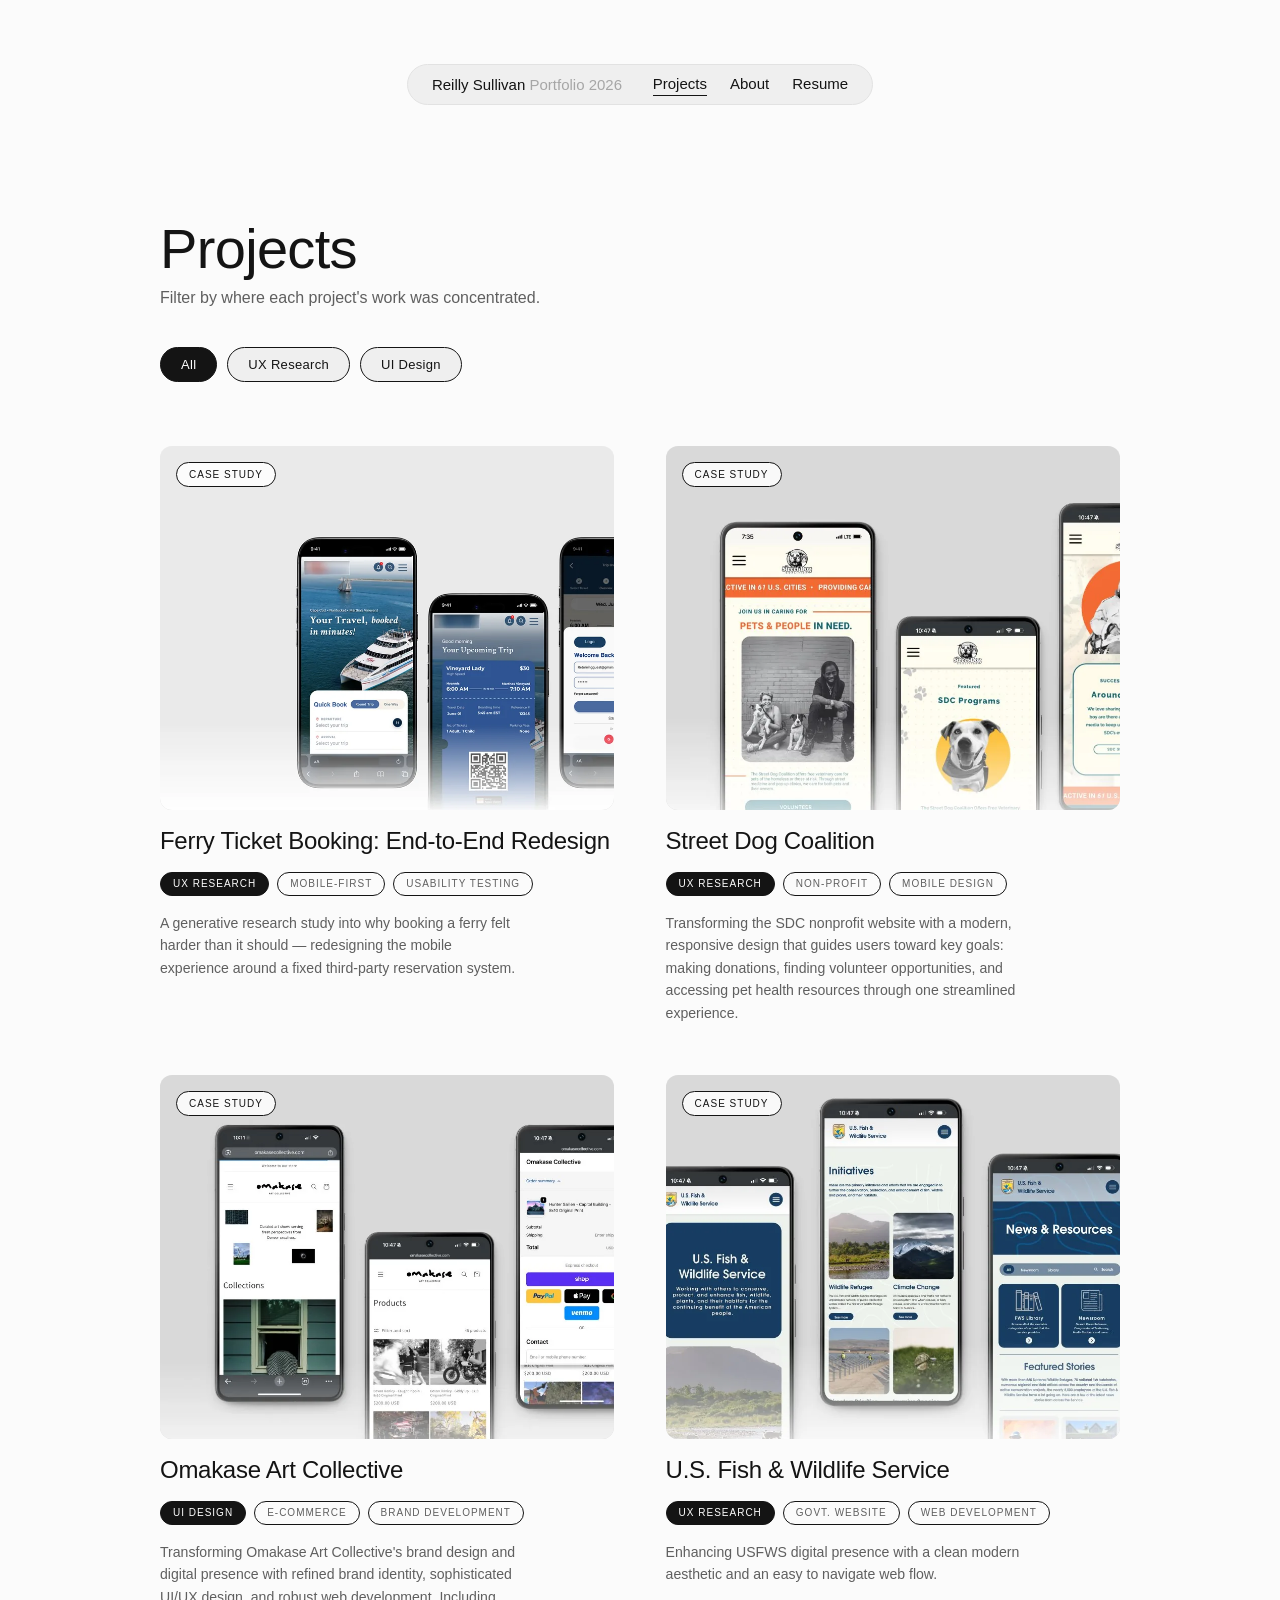
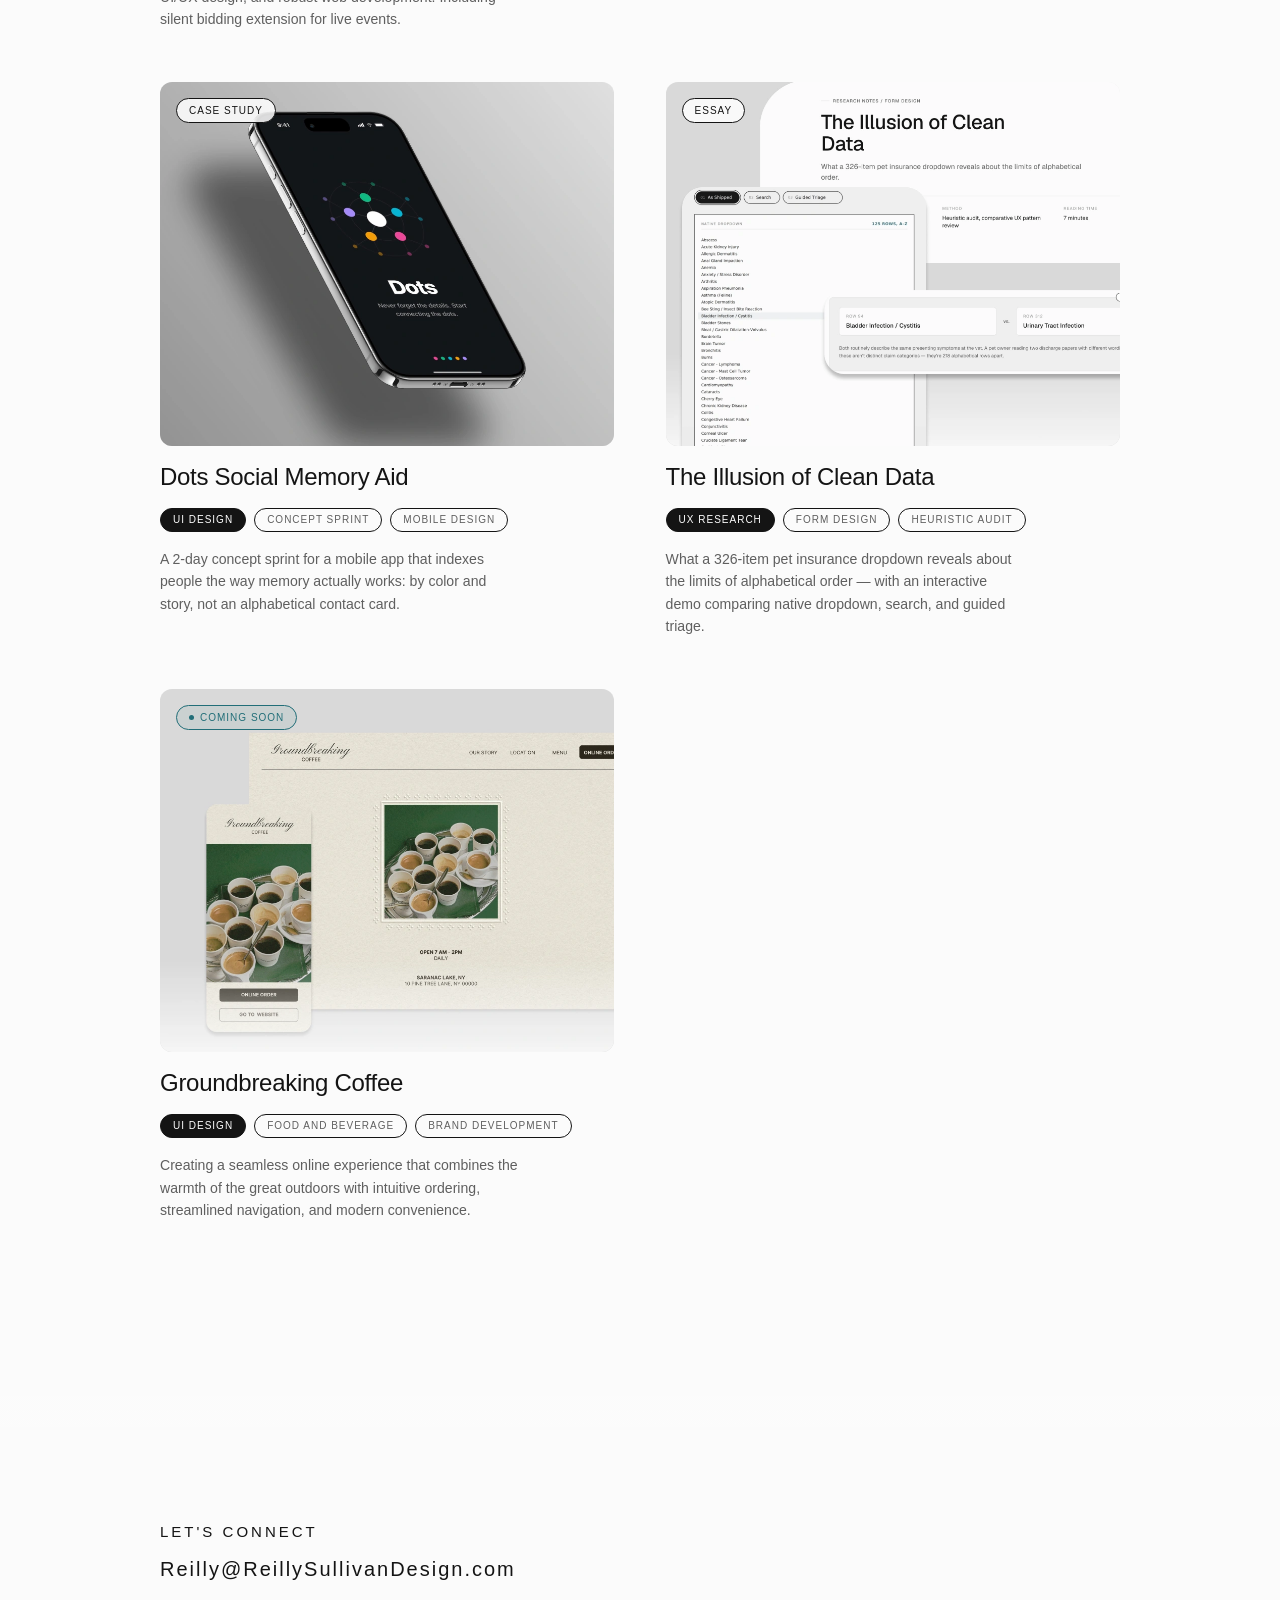
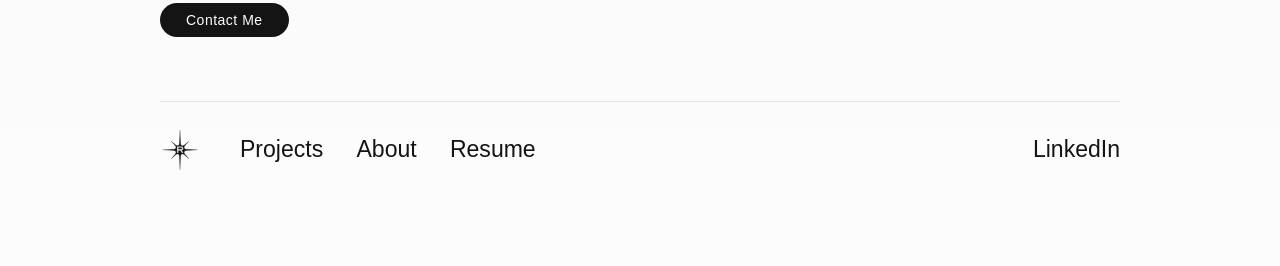
<file: projects.html>
<!DOCTYPE html>
<html lang="en">
<head>
<meta charset="UTF-8" />
<meta name="viewport" content="width=device-width, initial-scale=1.0" />
<meta http-equiv="Content-Security-Policy" content="default-src 'self'; script-src 'self'; style-src 'self' 'unsafe-inline' https://fonts.googleapis.com; font-src 'self' https://fonts.gstatic.com; img-src 'self'; connect-src 'self'; base-uri 'self'; form-action 'self'; object-src 'none'" />
<meta name="referrer" content="strict-origin-when-cross-origin" />
<title>Projects - Reilly Sullivan</title>
<meta property="og:type" content="website" />
<meta property="og:url" content="https://reillysullivandesign.com/projects.html" />
<meta property="og:title" content="Projects - Reilly Sullivan" />
<meta property="og:description" content="Case studies in UX research, product design, and brand development." />
<meta property="og:image" content="https://reillysullivandesign.com/assets/favicon.png" />
<meta name="twitter:card" content="summary" />
<meta name="twitter:title" content="Projects - Reilly Sullivan" />
<meta name="twitter:description" content="Case studies in UX research, product design, and brand development." />
<meta name="twitter:image" content="https://reillysullivandesign.com/assets/favicon.png" />
<link rel="icon" type="image/png" href="assets/favicon.png" />
<link rel="apple-touch-icon" href="assets/favicon.png" />
<link rel="preconnect" href="https://fonts.googleapis.com" />
<link rel="preconnect" href="https://fonts.gstatic.com" crossorigin />
<link href="https://fonts.googleapis.com/css2?family=Geist:wght@400;500;600&family=Inter:wght@400;500;600&display=swap" rel="stylesheet" />
<link rel="stylesheet" href="styles.css" />
</head>
<body>

  <header class="nav-shell">
    <div class="wrap">
      <nav class="nav" aria-label="Primary">
        <a class="brand" href="index.html">Reilly Sullivan <span class="year">Portfolio 2026</span></a>
        <button class="nav-toggle" type="button" aria-expanded="false" aria-controls="primary-links" aria-label="Open menu"><span></span><span></span><span></span></button>
        <div class="nav-links" id="primary-links">
          <a href="projects.html" aria-current="page">Projects</a>
          <a href="resume.html">About</a>
          <a href="assets/ReillySullivan_UXUIResume_2026.pdf" target="_blank" rel="noopener">Resume</a>
        </div>
      </nav>
    </div>
  </header>

  <main>
    <section class="wrap proj-head" aria-label="Projects">
      <h1 class="proj-title">Projects</h1>
      <p class="proj-sub">Filter by where each project's work was concentrated.</p>

      <div class="proj-filters" role="group" aria-label="Filter projects by discipline">
        <button class="proj-filter" type="button" data-filter="all" aria-pressed="true">All</button>
        <button class="proj-filter" type="button" data-filter="uxr" aria-pressed="false">UX Research</button>
        <button class="proj-filter" type="button" data-filter="ui" aria-pressed="false">UI Design</button>
      </div>

      <div class="case-grid">
        <article class="case reveal" data-discipline="uxr">
          <a class="case-link" href="work-transportation.html">
            <div class="case-thumb">
              <img src="assets/thumb-transportation.webp" width="900" height="732" loading="lazy" alt="Ferry booking redesign shown on phone screens" />
              <span class="case-badge">Case Study</span>
            </div>
            <h2 class="case-title">Ferry Ticket Booking: End-to-End Redesign</h2>
            <div class="case-tags">
              <span class="case-tag case-tag--lead">UX Research</span>
              <span class="case-tag">Mobile-first</span>
              <span class="case-tag">Usability Testing</span>
            </div>
            <p class="case-body">A generative research study into why booking a ferry felt harder than it should &mdash; redesigning the mobile experience around a fixed third-party reservation system.</p>
          </a>
        </article>

        <article class="case reveal" data-discipline="uxr">
          <a class="case-link" href="work-sdc.html">
            <div class="case-thumb">
              <img src="assets/thumb-sdc.webp" width="900" height="800" loading="lazy" alt="Street Dog Coalition site shown on three phone screens" />
              <span class="case-badge">Case Study</span>
            </div>
            <h2 class="case-title">Street Dog Coalition</h2>
            <div class="case-tags">
              <span class="case-tag case-tag--lead">UX Research</span>
              <span class="case-tag">Non-profit</span>
              <span class="case-tag">Mobile Design</span>
            </div>
            <p class="case-body">Transforming the SDC nonprofit website with a modern, responsive design that guides users toward key goals: making donations, finding volunteer opportunities, and accessing pet health resources through one streamlined experience.</p>
          </a>
        </article>

        <article class="case reveal" data-discipline="ui">
          <a class="case-link" href="work-omakase.html">
            <div class="case-thumb">
              <img src="assets/thumb-omakase.webp" width="900" height="800" loading="lazy" alt="Omakase Art Collective site shown on three phone screens" />
              <span class="case-badge">Case Study</span>
            </div>
            <h2 class="case-title">Omakase Art Collective</h2>
            <div class="case-tags">
              <span class="case-tag case-tag--lead">UI Design</span>
              <span class="case-tag">E-commerce</span>
              <span class="case-tag">Brand Development</span>
            </div>
            <p class="case-body">Transforming Omakase Art Collective's brand design and digital presence with refined brand identity, sophisticated UI/UX design, and robust web development. Including silent bidding extension for live events.</p>
          </a>
        </article>

        <article class="case reveal" data-discipline="uxr">
          <a class="case-link" href="work-usfws.html">
            <div class="case-thumb">
              <img src="assets/thumb-usfws.webp" width="900" height="800" loading="lazy" alt="U.S. Fish &amp; Wildlife Service site shown on three phone screens" />
              <span class="case-badge">Case Study</span>
            </div>
            <h2 class="case-title">U.S. Fish &amp; Wildlife Service</h2>
            <div class="case-tags">
              <span class="case-tag case-tag--lead">UX Research</span>
              <span class="case-tag">Govt. Website</span>
              <span class="case-tag">Web Development</span>
            </div>
            <p class="case-body">Enhancing USFWS digital presence with a clean modern aesthetic and an easy to navigate web flow.</p>
          </a>
        </article>

        <article class="case reveal" data-discipline="ui">
          <a class="case-link" href="work-dots.html">
            <div class="case-thumb">
              <img src="assets/dots-launch-mockup.webp" width="900" height="800" loading="lazy" alt="Dots social memory aid launch screen on a phone mockup" />
              <span class="case-badge">Case Study</span>
            </div>
            <h2 class="case-title">Dots Social Memory Aid</h2>
            <div class="case-tags">
              <span class="case-tag case-tag--lead">UI Design</span>
              <span class="case-tag">Concept Sprint</span>
              <span class="case-tag">Mobile Design</span>
            </div>
            <p class="case-body">A 2-day concept sprint for a mobile app that indexes people the way memory actually works: by color and story, not an alphabetical contact card.</p>
          </a>
        </article>

        <article class="case reveal" data-discipline="uxr">
          <a class="case-link" href="writing-illusion-of-clean-data.html">
            <div class="case-thumb">
              <img src="assets/thumb-dropdown-essay.webp" width="900" height="800" loading="lazy" alt="The Illusion of Clean Data essay shown as a demo tab and comparison card" />
              <span class="case-badge">Essay</span>
            </div>
            <h2 class="case-title">The Illusion of Clean Data</h2>
            <div class="case-tags">
              <span class="case-tag case-tag--lead">UX Research</span>
              <span class="case-tag">Form Design</span>
              <span class="case-tag">Heuristic Audit</span>
            </div>
            <p class="case-body">What a 326-item pet insurance dropdown reveals about the limits of alphabetical order &mdash; with an interactive demo comparing native dropdown, search, and guided triage.</p>
          </a>
        </article>

        <article class="case reveal" data-discipline="ui">
          <div class="case-thumb">
            <img src="assets/thumb-coffee.webp" width="900" height="800" loading="lazy" alt="Groundbreaking Coffee site shown on desktop and phone" />
            <span class="case-badge case-badge--status">Coming Soon</span>
          </div>
          <h2 class="case-title">Groundbreaking Coffee</h2>
          <div class="case-tags">
            <span class="case-tag case-tag--lead">UI Design</span>
            <span class="case-tag">Food and Beverage</span>
            <span class="case-tag">Brand Development</span>
          </div>
          <p class="case-body">Creating a seamless online experience that combines the warmth of the great outdoors with intuitive ordering, streamlined navigation, and modern convenience.</p>
        </article>
      </div>
    </section>
  </main>

  <footer>
    <div class="wrap">
      <p class="connect-eyebrow">Let's Connect</p>
      <p class="connect-email">Reilly@ReillySullivanDesign.com</p>
      <a class="contact-btn" href="mailto:Reilly@ReillySullivanDesign.com">Contact Me</a>

      <hr class="footer-rule" />

      <div class="footer-bottom">
        <img class="footer-star" src="assets/footer-logo.png" width="120" height="120" alt="Reilly Sullivan logo" />
        <div class="footer-nav">
          <a href="projects.html">Projects</a>
          <a href="resume.html">About</a>
          <a href="assets/ReillySullivan_UXUIResume_2026.pdf" target="_blank" rel="noopener">Resume</a>
        </div>
        <a class="footer-linkedin" href="https://www.linkedin.com/in/reilly-sullivan-91a044123/" target="_blank" rel="noopener">LinkedIn</a>
      </div>
    </div>
  </footer>

  <script src="app.js" defer></script>
</body>
</html>
</file>
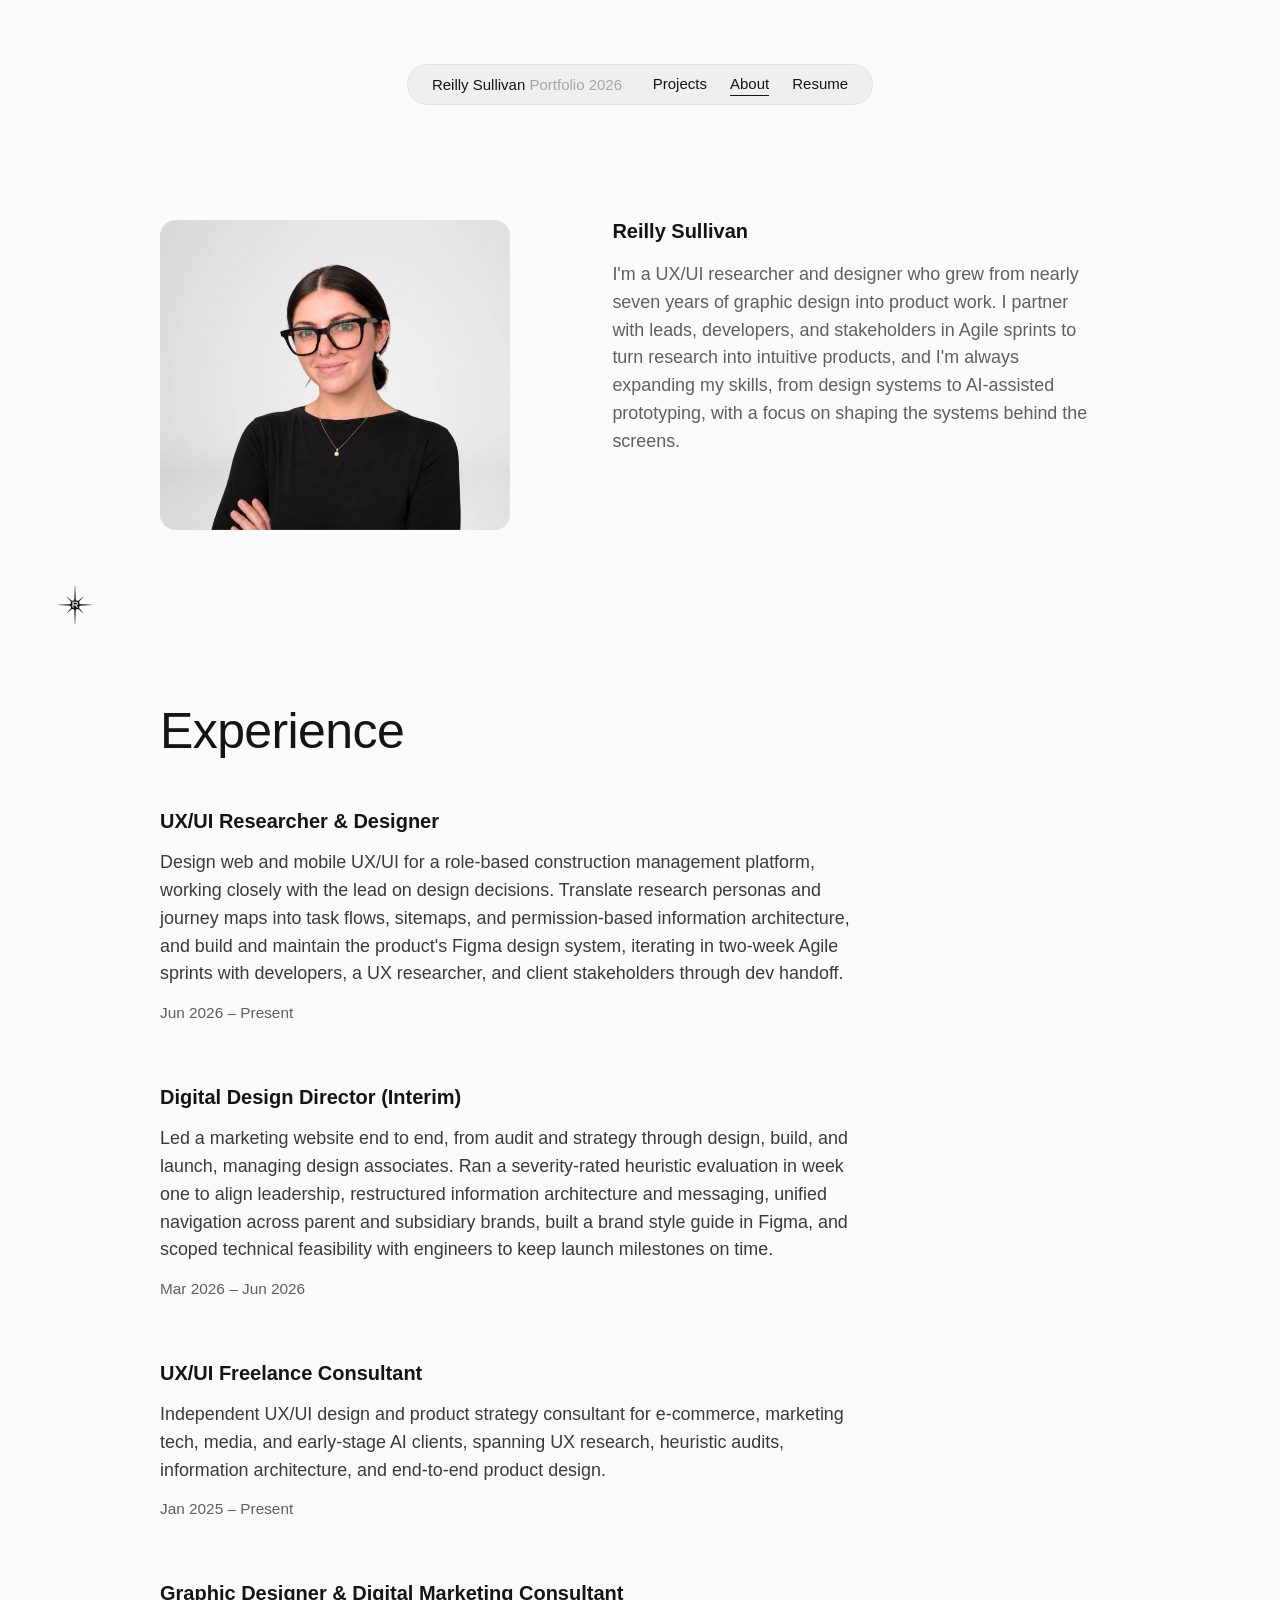
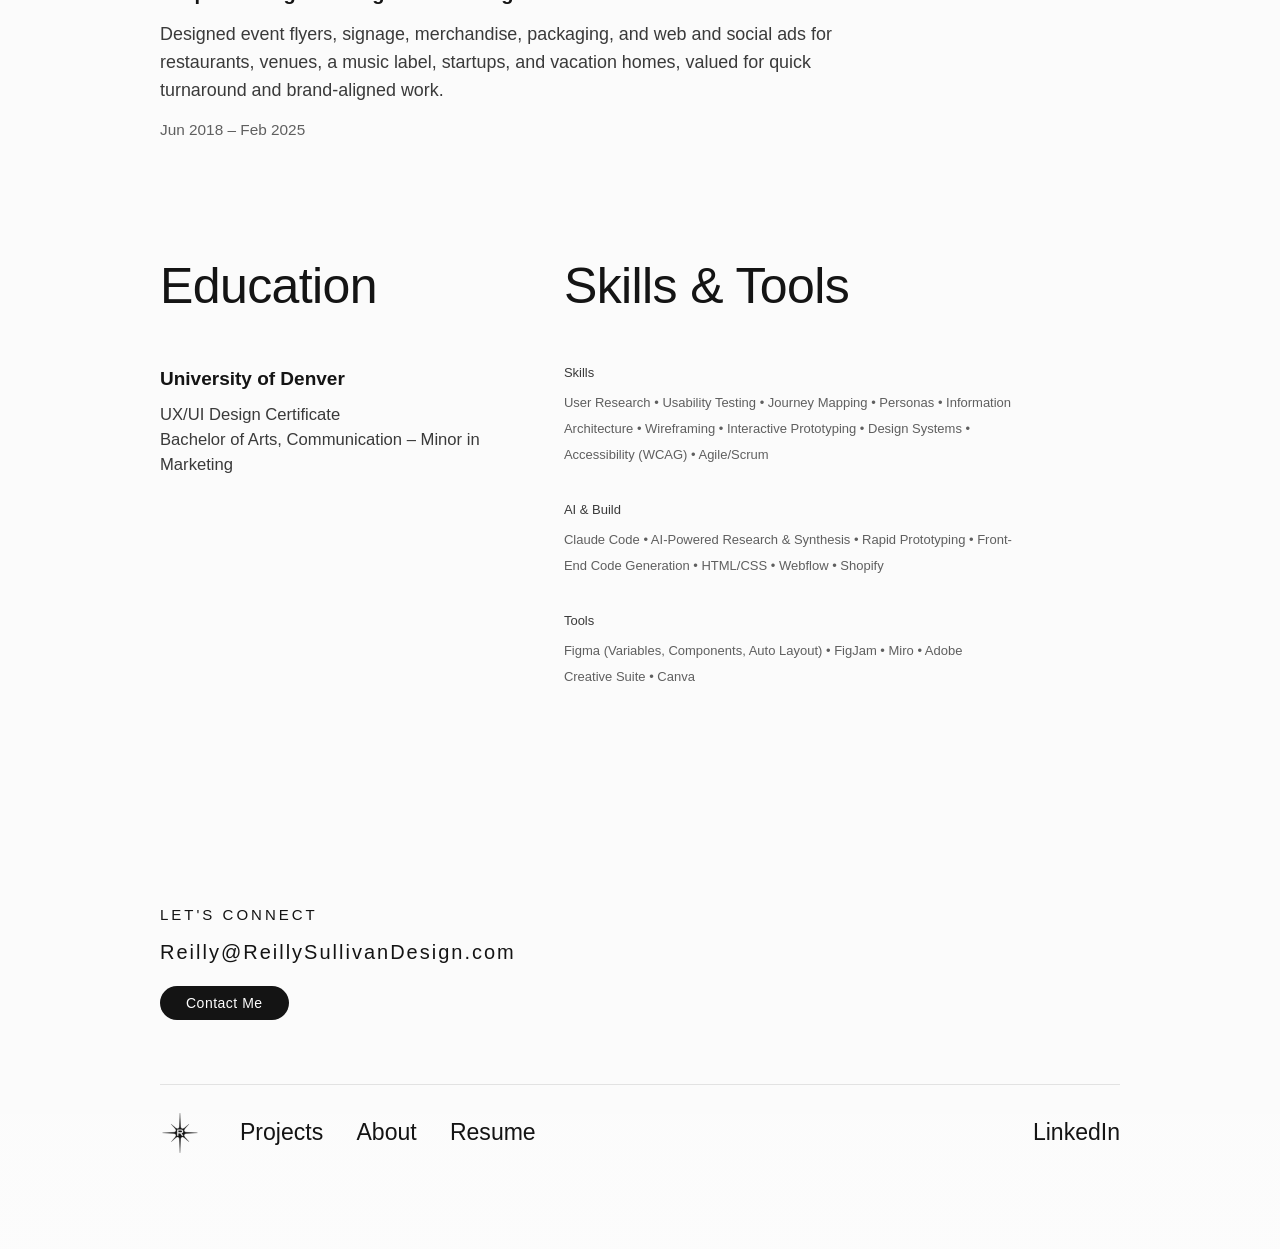
<file: resume.html>
<!DOCTYPE html>
<html lang="en">
<head>
<meta charset="UTF-8" />
<meta name="viewport" content="width=device-width, initial-scale=1.0" />
<meta http-equiv="Content-Security-Policy" content="default-src 'self'; script-src 'self'; style-src 'self' 'unsafe-inline' https://fonts.googleapis.com; font-src 'self' https://fonts.gstatic.com; img-src 'self'; connect-src 'self'; base-uri 'self'; form-action 'self'; object-src 'none'" />
<meta name="referrer" content="strict-origin-when-cross-origin" />
<title>Reilly Sullivan - Resume</title>
<meta property="og:type" content="website" />
<meta property="og:url" content="https://reillysullivandesign.com/resume.html" />
<meta property="og:title" content="Reilly Sullivan - Resume" />
<meta property="og:description" content="UX/UI researcher and designer turning research into intuitive web and mobile products." />
<meta property="og:image" content="https://reillysullivandesign.com/assets/favicon.png" />
<meta name="twitter:card" content="summary" />
<meta name="twitter:title" content="Reilly Sullivan - Resume" />
<meta name="twitter:description" content="UX/UI researcher and designer turning research into intuitive web and mobile products." />
<meta name="twitter:image" content="https://reillysullivandesign.com/assets/favicon.png" />
<link rel="preconnect" href="https://fonts.googleapis.com" />
<link rel="preconnect" href="https://fonts.gstatic.com" crossorigin />
<link href="https://fonts.googleapis.com/css2?family=Geist:wght@400;500;600&family=Inter:wght@400;500;600&display=swap" rel="stylesheet" />
<link rel="icon" type="image/png" href="assets/favicon.png" />
<link rel="apple-touch-icon" href="assets/favicon.png" />
<link rel="stylesheet" href="styles.css" />
</head>
<body>

  <header class="nav-shell">
    <div class="wrap">
      <nav class="nav" aria-label="Primary">
        <a class="brand" href="index.html">Reilly Sullivan <span class="year">Portfolio 2026</span></a>
        <button class="nav-toggle" type="button" aria-expanded="false" aria-controls="primary-links" aria-label="Open menu"><span></span><span></span><span></span></button>
        <div class="nav-links" id="primary-links">
          <a href="projects.html">Projects</a>
          <a href="resume.html" aria-current="page">About</a>
          <a href="assets/ReillySullivan_UXUIResume_2026.pdf" target="_blank" rel="noopener">Resume</a>
        </div>
      </nav>
    </div>
  </header>

  <main>
    <section class="wrap bio" aria-label="About">
      <div class="bio-photo reveal" data-photo="headshot">
        <img src="assets/headshot.webp" width="690" height="610" alt="Reilly Sullivan" />
      </div>
      <div class="bio-text reveal">
        <h1 class="bio-name">Reilly Sullivan</h1>
        <p class="bio-summary">I'm a UX/UI researcher and designer who grew from nearly seven years of graphic design into product work. I partner with leads, developers, and stakeholders in Agile sprints to turn research into intuitive products, and I'm always expanding my skills, from design systems to AI-assisted prototyping, with a focus on shaping the systems behind the screens.</p>
      </div>
    </section>

    <div class="wrap section-mark" aria-hidden="true">
      <img src="assets/footer-logo.png" width="120" height="120" alt="" />
    </div>

    <section class="wrap resume-block" aria-labelledby="experience-h">
      <h2 class="section-h" id="experience-h">Experience</h2>
      <div class="exp-list">
        <div class="exp-item reveal">
          <h3 class="exp-title">UX/UI Researcher &amp; Designer</h3>
          <p class="exp-desc">Design web and mobile UX/UI for a role-based construction management platform, working closely with the lead on design decisions. Translate research personas and journey maps into task flows, sitemaps, and permission-based information architecture, and build and maintain the product's Figma design system, iterating in two-week Agile sprints with developers, a UX researcher, and client stakeholders through dev handoff.</p>
          <p class="exp-meta">Jun 2026 – Present</p>
        </div>

        <div class="exp-item reveal">
          <h3 class="exp-title">Digital Design Director (Interim)</h3>
          <p class="exp-desc">Led a marketing website end to end, from audit and strategy through design, build, and launch, managing design associates. Ran a severity-rated heuristic evaluation in week one to align leadership, restructured information architecture and messaging, unified navigation across parent and subsidiary brands, built a brand style guide in Figma, and scoped technical feasibility with engineers to keep launch milestones on time.</p>
          <p class="exp-meta">Mar 2026 – Jun 2026</p>
        </div>

        <div class="exp-item reveal">
          <h3 class="exp-title">UX/UI Freelance Consultant</h3>
          <p class="exp-desc">Independent UX/UI design and product strategy consultant for e-commerce, marketing tech, media, and early-stage AI clients, spanning UX research, heuristic audits, information architecture, and end-to-end product design.</p>
          <p class="exp-meta">Jan 2025 – Present</p>
        </div>

        <div class="exp-item reveal">
          <h3 class="exp-title">Graphic Designer &amp; Digital Marketing Consultant</h3>
          <p class="exp-desc">Designed event flyers, signage, merchandise, packaging, and web and social ads for restaurants, venues, a music label, startups, and vacation homes, valued for quick turnaround and brand-aligned work.</p>
          <p class="exp-meta">Jun 2018 – Feb 2025</p>
        </div>
      </div>
    </section>

    <section class="wrap resume-block" aria-label="Education and skills">
      <div class="edu-skills">
        <div class="edu reveal" aria-labelledby="education-h">
          <h2 class="section-h" id="education-h">Education</h2>
          <div class="edu-item">
            <p class="edu-school">University of Denver</p>
            <p>UX/UI Design Certificate<br />Bachelor of Arts, Communication – Minor in Marketing</p>
          </div>
        </div>

        <div class="skills reveal" aria-labelledby="skillset-h">
          <h2 class="section-h" id="skillset-h">Skills &amp; Tools</h2>
          <div class="skill-groups">
            <div class="skill-group">
              <p class="skill-cat">Skills</p>
              <p class="skill-items">User Research • Usability Testing • Journey Mapping • Personas • Information Architecture • Wireframing • Interactive Prototyping • Design Systems • Accessibility (WCAG) • Agile/Scrum</p>
            </div>
            <div class="skill-group">
              <p class="skill-cat">AI &amp; Build</p>
              <p class="skill-items">Claude Code • AI-Powered Research &amp; Synthesis • Rapid Prototyping • Front-End Code Generation • HTML/CSS • Webflow • Shopify</p>
            </div>
            <div class="skill-group">
              <p class="skill-cat">Tools</p>
              <p class="skill-items">Figma (Variables, Components, Auto Layout) • FigJam • Miro • Adobe Creative Suite • Canva</p>
            </div>
          </div>
        </div>
      </div>
    </section>
  </main>

  <footer>
    <div class="wrap">
      <p class="connect-eyebrow">Let's Connect</p>
      <p class="connect-email">Reilly@ReillySullivanDesign.com</p>
      <a class="contact-btn" href="mailto:Reilly@ReillySullivanDesign.com">Contact Me</a>

      <hr class="footer-rule" />

      <div class="footer-bottom">
        <img class="footer-star" src="assets/footer-logo.png" width="120" height="120" alt="Reilly Sullivan logo" />
        <div class="footer-nav">
          <a href="projects.html">Projects</a>
          <a href="resume.html">About</a>
          <a href="assets/ReillySullivan_UXUIResume_2026.pdf" target="_blank" rel="noopener">Resume</a>
        </div>
        <a class="footer-linkedin" href="https://www.linkedin.com/in/reilly-sullivan-91a044123/" target="_blank" rel="noopener">LinkedIn</a>
      </div>
    </div>
  </footer>

  <script src="app.js" defer></script>
</body>
</html>
</file>
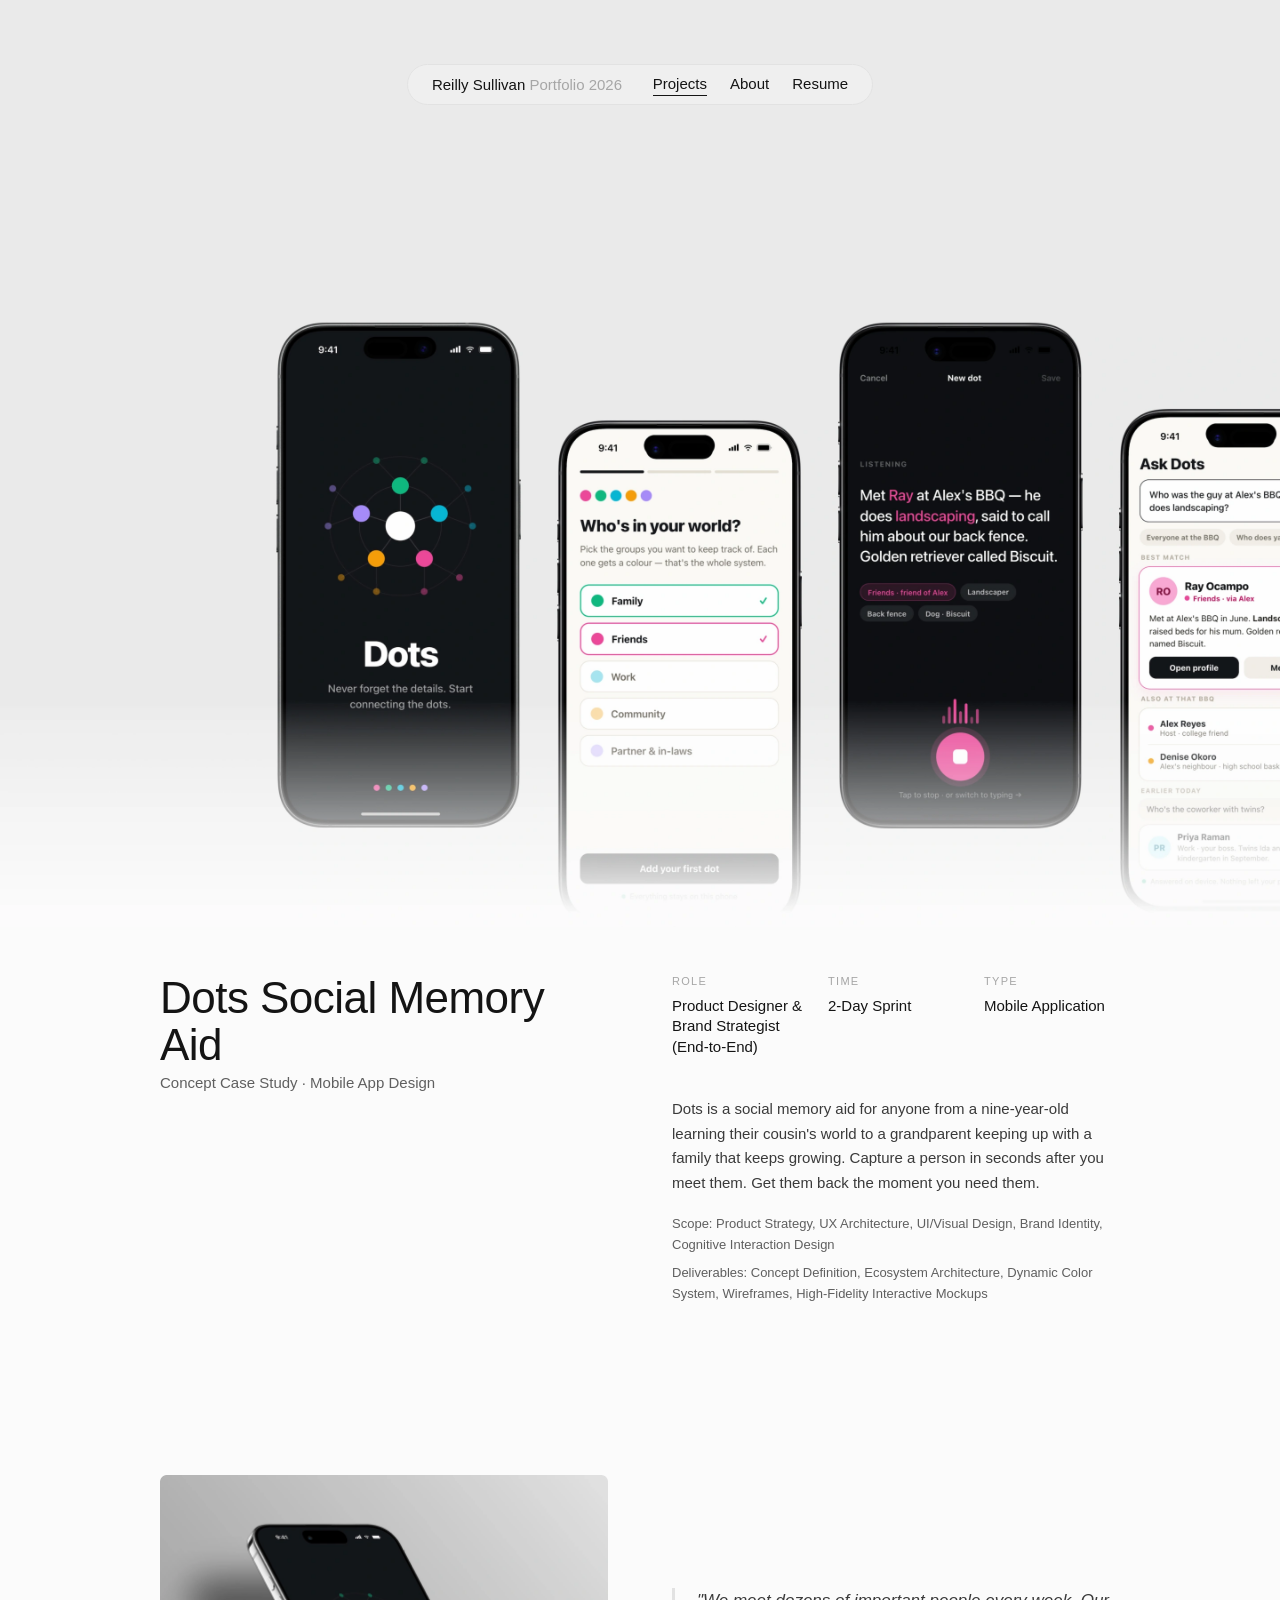
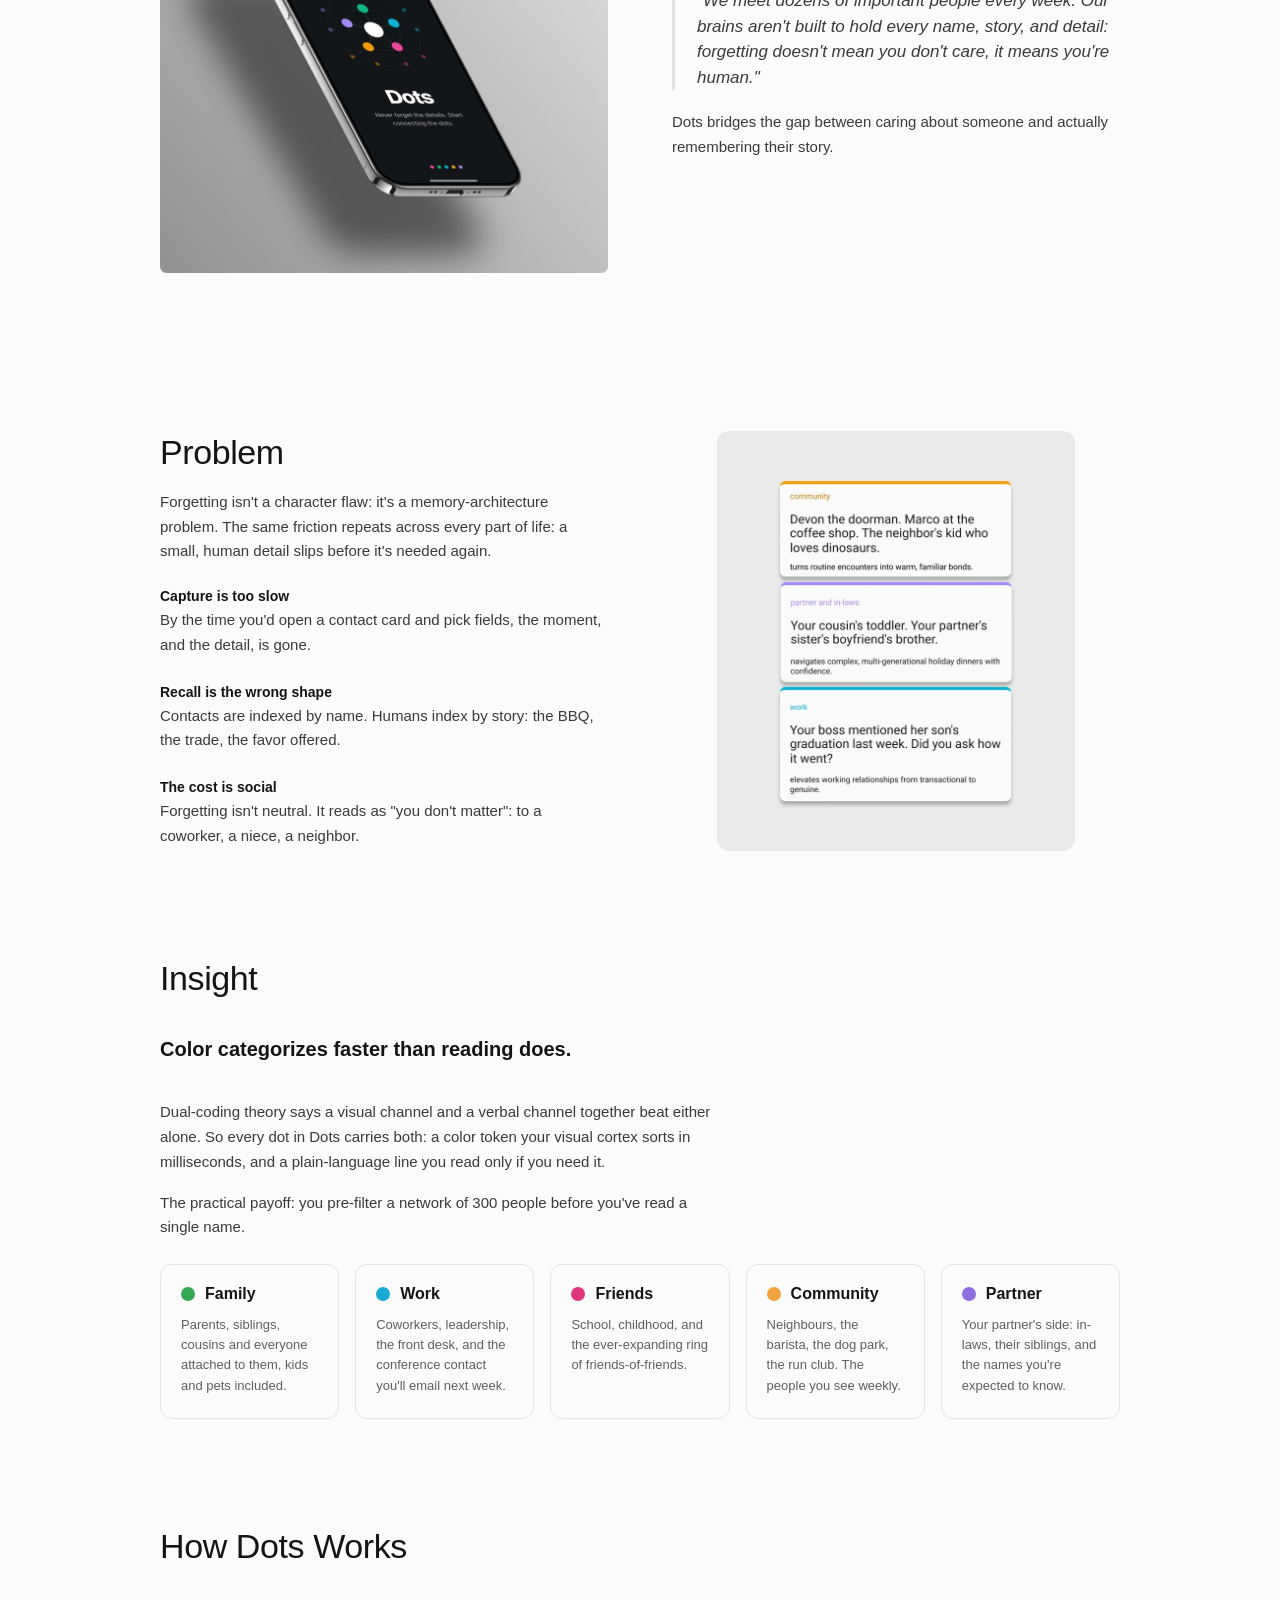
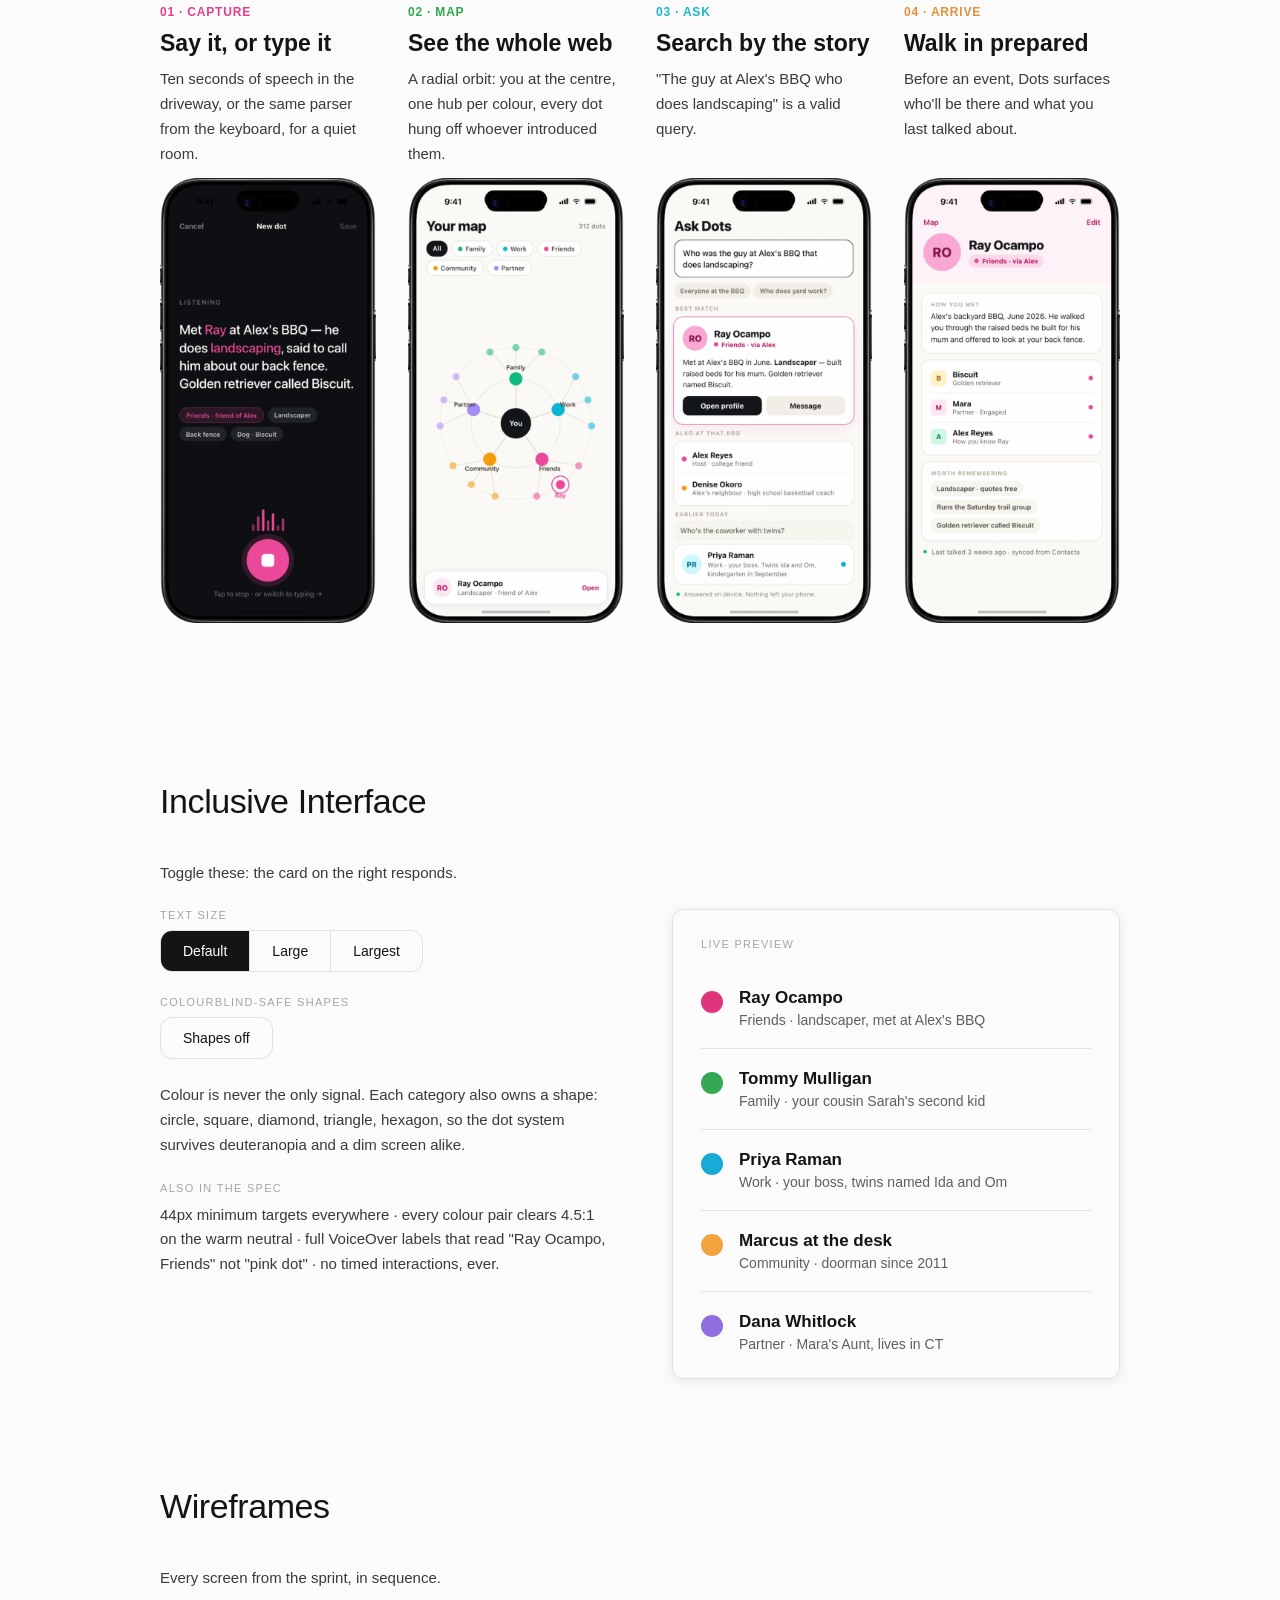
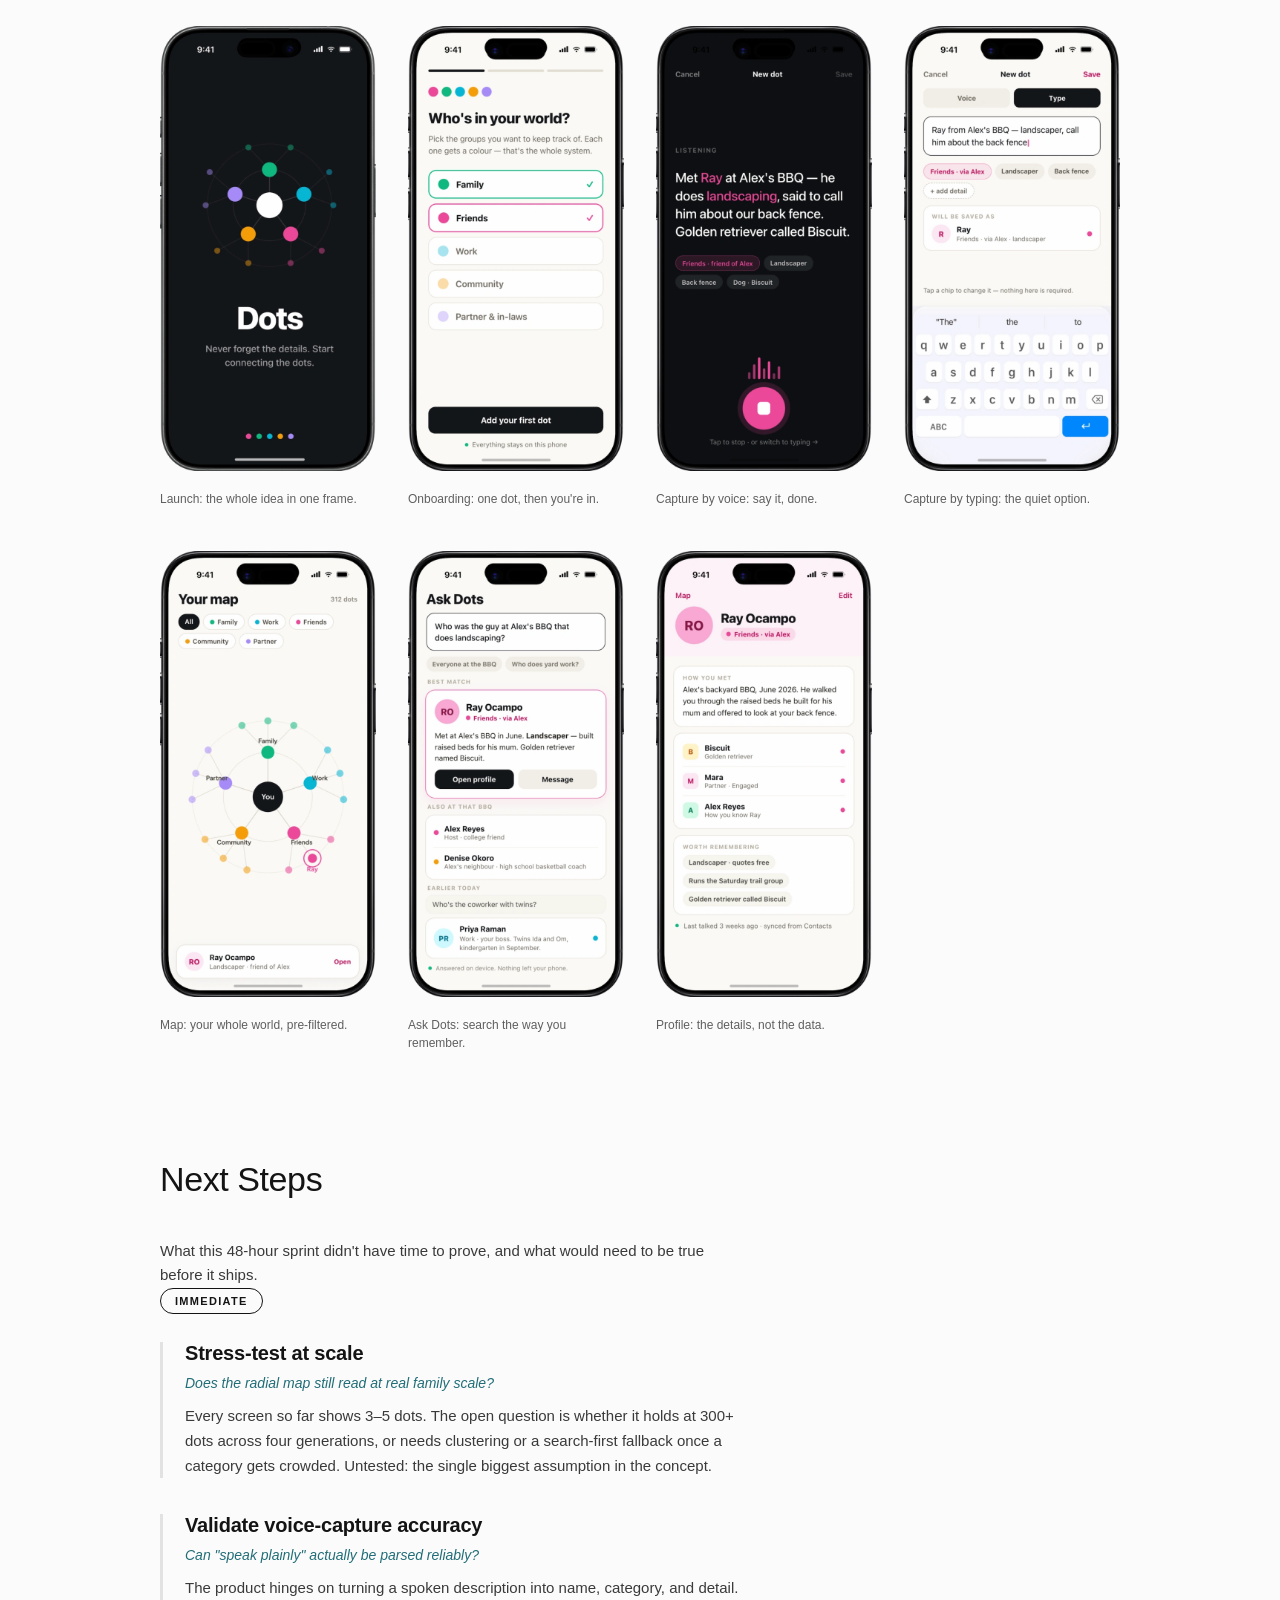
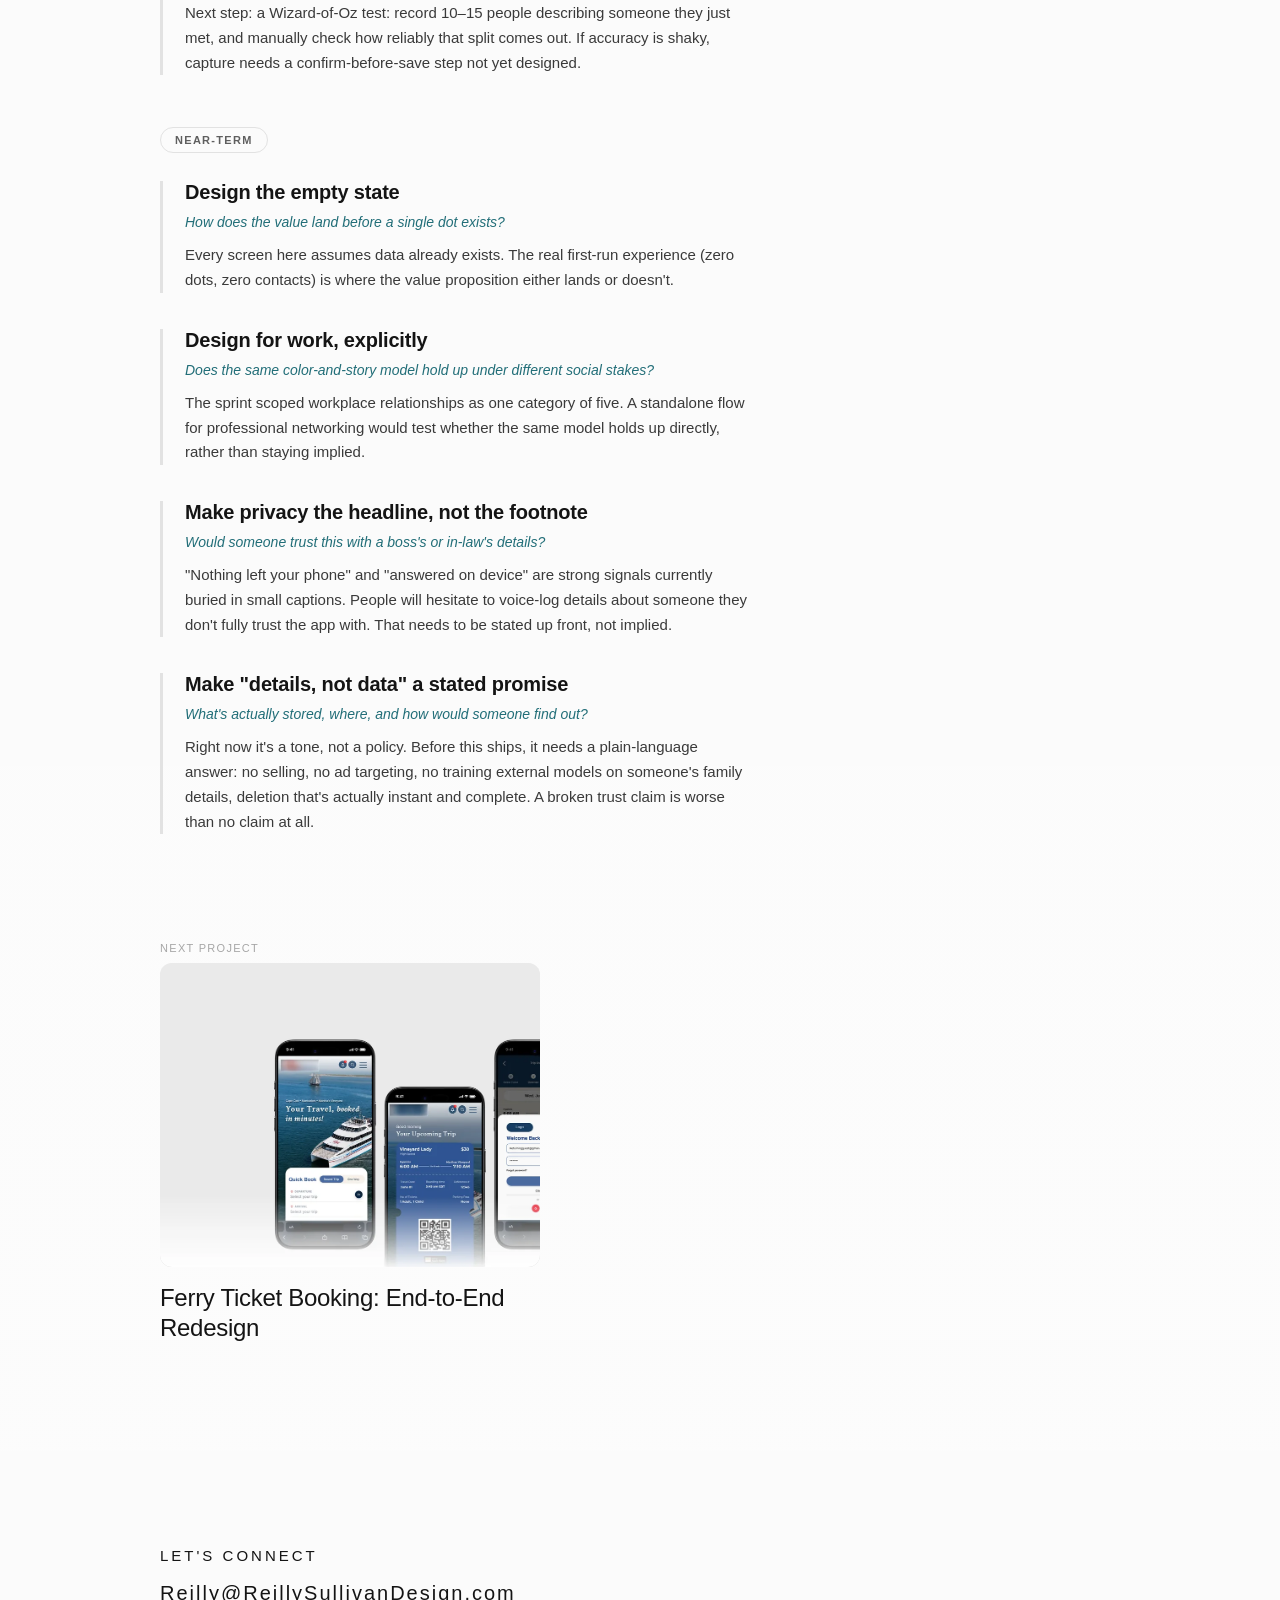
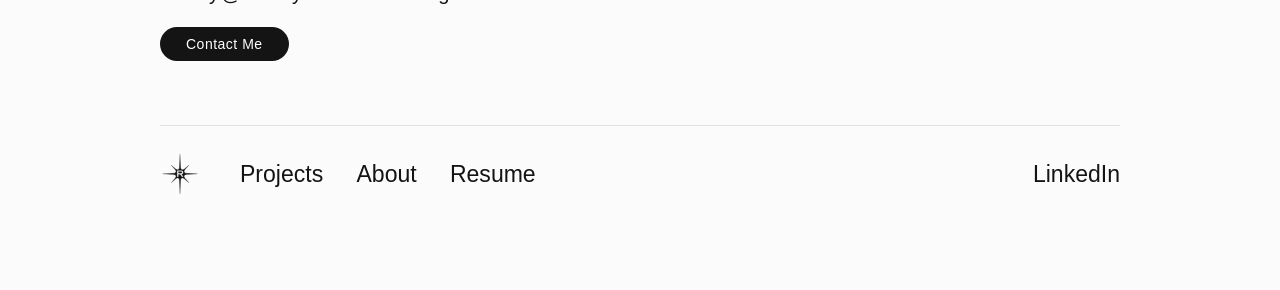
<file: work-dots.html>
<!DOCTYPE html>
<html lang="en">
<head>
<meta charset="UTF-8" />
<meta name="viewport" content="width=device-width, initial-scale=1.0" />
<meta http-equiv="Content-Security-Policy" content="default-src 'self'; script-src 'self'; style-src 'self' 'unsafe-inline' https://fonts.googleapis.com; font-src 'self' https://fonts.gstatic.com; img-src 'self'; connect-src 'self'; base-uri 'self'; form-action 'self'; object-src 'none'" />
<meta name="referrer" content="strict-origin-when-cross-origin" />
<title>Dots Social Memory Aid - Reilly Sullivan</title>
<meta property="og:type" content="website" />
<meta property="og:url" content="https://reillysullivandesign.com/work-dots.html" />
<meta property="og:title" content="Dots Social Memory Aid - Reilly Sullivan" />
<meta property="og:description" content="A 2-day design sprint concept: a mobile social memory aid that indexes people the way memory actually works." />
<meta property="og:image" content="https://reillysullivandesign.com/assets/favicon.png" />
<meta name="twitter:card" content="summary" />
<meta name="twitter:title" content="Dots Social Memory Aid - Reilly Sullivan" />
<meta name="twitter:description" content="A 2-day design sprint concept: a mobile social memory aid that indexes people the way memory actually works." />
<meta name="twitter:image" content="https://reillysullivandesign.com/assets/favicon.png" />
<link rel="icon" type="image/png" href="assets/favicon.png" />
<link rel="apple-touch-icon" href="assets/favicon.png" />
<link rel="preconnect" href="https://fonts.googleapis.com" />
<link rel="preconnect" href="https://fonts.gstatic.com" crossorigin />
<link href="https://fonts.googleapis.com/css2?family=Geist:wght@400;500;600&family=Inter:wght@400;500;600&display=swap" rel="stylesheet" />
<link rel="stylesheet" href="styles.css" />
</head>
<body>

  <header class="nav-shell nav-shell--float">
    <div class="wrap">
      <nav class="nav" aria-label="Primary">
        <a class="brand" href="index.html">Reilly Sullivan <span class="year">Portfolio 2026</span></a>
        <button class="nav-toggle" type="button" aria-expanded="false" aria-controls="primary-links" aria-label="Open menu"><span></span><span></span><span></span></button>
        <div class="nav-links" id="primary-links">
          <a href="projects.html" aria-current="page">Projects</a>
          <a href="resume.html">About</a>
          <a href="assets/ReillySullivan_UXUIResume_2026.pdf" target="_blank" rel="noopener">Resume</a>
        </div>
      </nav>
    </div>
  </header>

  <main>
    <!-- Hero -->
    <section class="wrap cs-top" aria-label="Project overview">
      <div class="cs-hero-media reveal">
        <img src="assets/dots-project-hero.webp" width="2880" height="2086" loading="lazy" alt="Dots app shown across four screens: the launch dial, onboarding, voice capture, and a trivia recall moment">
      </div>

      <div class="cs-overview">
        <div class="cs-head reveal">
          <h1 class="cs-title">Dots Social Memory Aid</h1>
          <span class="cs-subtitle">Concept Case Study · Mobile App Design</span>
        </div>

        <div class="cs-overview-details">
          <div class="cs-meta">
            <div>
              <p class="cs-meta-label">Role</p>
              <p class="cs-meta-value">Product Designer &amp; Brand Strategist (End-to-End)</p>
            </div>
            <div>
              <p class="cs-meta-label">Time</p>
              <p class="cs-meta-value">2-Day Sprint</p>
            </div>
            <div>
              <p class="cs-meta-label">Type</p>
              <p class="cs-meta-value">Mobile Application</p>
            </div>
          </div>

          <div class="cs-intro reveal">
            <p>Dots is a social memory aid for anyone from a nine-year-old learning their cousin's world to a grandparent keeping up with a family that keeps growing. Capture a person in seconds after you meet them. Get them back the moment you need them.</p>
            <p style="color:var(--muted);font-size:13px;line-height:1.6;margin:0">Scope: Product Strategy, UX Architecture, UI/Visual Design, Brand Identity, Cognitive Interaction Design</p>
            <p style="color:var(--muted);font-size:13px;line-height:1.6;margin-top:8px">Deliverables: Concept Definition, Ecosystem Architecture, Dynamic Color System, Wireframes, High-Fidelity Interactive Mockups</p>
          </div>
        </div>
      </div>
    </section>

    <!-- Pull quote -->
    <section class="wrap cs-section reveal" aria-label="Framing">
      <div class="cs-split">
        <div class="cs-split-media">
          <div class="cs-figure" style="aspect-ratio:900/1000"><img src="assets/dots-launch-mockup.webp" loading="lazy" alt="Dots launch screen on a single phone mockup"></div>
        </div>
        <div class="cs-split-text">
          <blockquote class="cs-quote" style="margin:0">"We meet dozens of important people every week. Our brains aren't built to hold every name, story, and detail: forgetting doesn't mean you don't care, it means you're human."</blockquote>
          <p class="cs-text" style="margin-top:20px">Dots bridges the gap between caring about someone and actually remembering their story.</p>
        </div>
      </div>
    </section>

    <!-- Problem -->
    <section class="wrap cs-section reveal" aria-labelledby="problem-h">
      <div class="cs-split">
        <div class="cs-split-text">
          <h2 class="cs-h" id="problem-h">Problem</h2>
          <p class="cs-text">Forgetting isn't a character flaw: it's a memory-architecture problem. The same friction repeats across every part of life: a small, human detail slips before it's needed again.</p>
          <div class="cs-annot-list" style="margin-top:24px">
            <div>
              <p class="cs-annot-label">Capture is too slow</p>
              <p class="cs-text">By the time you'd open a contact card and pick fields, the moment, and the detail, is gone.</p>
            </div>
            <div>
              <p class="cs-annot-label">Recall is the wrong shape</p>
              <p class="cs-text">Contacts are indexed by name. Humans index by story: the BBQ, the trade, the favor offered.</p>
            </div>
            <div>
              <p class="cs-annot-label">The cost is social</p>
              <p class="cs-text">Forgetting isn't neutral. It reads as "you don't matter": to a coworker, a niece, a neighbor.</p>
            </div>
          </div>
        </div>
        <div class="cs-split-media">
          <div class="cs-figure" style="aspect-ratio:728/856;width:auto;height:clamp(280px,34vw,420px);margin:0 auto"><img src="assets/dots-problem-examples.webp" loading="lazy" alt="Example capture cards: Devon the doorman, Marco at the coffee shop, and a cousin's toddler"></div>
        </div>
      </div>
    </section>

    <!-- Insight -->
    <section class="wrap cs-section reveal" aria-labelledby="insight-h">
      <h2 class="cs-h" id="insight-h">Insight</h2>
      <h3 class="cs-h cs-h--sm">Color categorizes faster than reading does.</h3>
      <p class="cs-text" style="margin-top:16px">Dual-coding theory says a visual channel and a verbal channel together beat either alone. So every dot in Dots carries both: a color token your visual cortex sorts in milliseconds, and a plain-language line you read only if you need it.</p>
      <p class="cs-text" style="margin-top:16px">The practical payoff: you pre-filter a network of 300 people before you've read a single name.</p>

      <div class="insight-legend" style="margin-top:24px" role="list" aria-label="Relationship color legend">
        <div class="insight-card" role="listitem">
          <div class="insight-card-head"><span class="insight-card-dot" style="background:#34a853"></span><p class="insight-card-label">Family</p></div>
          <p class="insight-card-desc">Parents, siblings, cousins and everyone attached to them, kids and pets included.</p>
        </div>
        <div class="insight-card" role="listitem">
          <div class="insight-card-head"><span class="insight-card-dot" style="background:#17abd6"></span><p class="insight-card-label">Work</p></div>
          <p class="insight-card-desc">Coworkers, leadership, the front desk, and the conference contact you'll email next week.</p>
        </div>
        <div class="insight-card" role="listitem">
          <div class="insight-card-head"><span class="insight-card-dot" style="background:#e0357d"></span><p class="insight-card-label">Friends</p></div>
          <p class="insight-card-desc">School, childhood, and the ever-expanding ring of friends-of-friends.</p>
        </div>
        <div class="insight-card" role="listitem">
          <div class="insight-card-head"><span class="insight-card-dot" style="background:#f2a33d"></span><p class="insight-card-label">Community</p></div>
          <p class="insight-card-desc">Neighbours, the barista, the dog park, the run club. The people you see weekly.</p>
        </div>
        <div class="insight-card" role="listitem">
          <div class="insight-card-head"><span class="insight-card-dot" style="background:#8f6fe0"></span><p class="insight-card-label">Partner</p></div>
          <p class="insight-card-desc">Your partner's side: in-laws, their siblings, and the names you're expected to know.</p>
        </div>
      </div>
    </section>

    <!-- How Dots Works -->
    <section class="wrap cs-section reveal" aria-labelledby="how-h">
      <h2 class="cs-h" id="how-h">How Dots Works</h2>

      <div class="cs-flow">
        <div class="cs-flow-stage">
          <p class="cs-flow-eyebrow" style="color:#e23f8c">01 · Capture</p>
          <h3 class="cs-flow-heading">Say it, or type it</h3>
          <p class="cs-text">Ten seconds of speech in the driveway, or the same parser from the keyboard, for a quiet room.</p>
          <div class="cs-figure" style="aspect-ratio:390/844"><img src="assets/dots-wireframe-voice-capture.webp" loading="lazy" alt="Voice capture screen"></div>
        </div>

        <div class="cs-flow-stage">
          <p class="cs-flow-eyebrow" style="color:#2fa84f">02 · Map</p>
          <h3 class="cs-flow-heading">See the whole web</h3>
          <p class="cs-text">A radial orbit: you at the centre, one hub per colour, every dot hung off whoever introduced them.</p>
          <div class="cs-figure" style="aspect-ratio:390/844"><img src="assets/dots-wireframe-map.webp" loading="lazy" alt="Map screen"></div>
        </div>

        <div class="cs-flow-stage">
          <p class="cs-flow-eyebrow" style="color:#1fb6c9">03 · Ask</p>
          <h3 class="cs-flow-heading">Search by the story</h3>
          <p class="cs-text">"The guy at Alex's BBQ who does landscaping" is a valid query.</p>
          <div class="cs-figure" style="aspect-ratio:390/844"><img src="assets/dots-wireframe-ask.webp" loading="lazy" alt="Ask Dots screen"></div>
        </div>

        <div class="cs-flow-stage">
          <p class="cs-flow-eyebrow" style="color:#e2903c">04 · Arrive</p>
          <h3 class="cs-flow-heading">Walk in prepared</h3>
          <p class="cs-text">Before an event, Dots surfaces who'll be there and what you last talked about.</p>
          <div class="cs-figure" style="aspect-ratio:390/844"><img src="assets/dots-wireframe-profile.webp" loading="lazy" alt="Profile screen"></div>
        </div>
      </div>
    </section>

    <!-- Inclusive Interface -->
    <section class="wrap cs-section reveal" aria-labelledby="inclusive-h">
      <h2 class="cs-h" id="inclusive-h">Inclusive Interface</h2>
      <p class="cs-text">Toggle these: the card on the right responds.</p>

      <div class="cs-split" style="margin-top:24px;align-items:start">
        <div class="dots-a11y-controls">
          <div class="dots-a11y-control-group">
            <p class="cs-meta-label">Text size</p>
            <div class="dots-a11y-segmented" data-group="size">
              <button class="dots-a11y-seg-btn is-active" type="button" data-size="default">Default</button>
              <button class="dots-a11y-seg-btn" type="button" data-size="large">Large</button>
              <button class="dots-a11y-seg-btn" type="button" data-size="largest">Largest</button>
            </div>
          </div>

          <div class="dots-a11y-control-group">
            <p class="cs-meta-label">Colourblind-safe shapes</p>
            <button class="dots-a11y-toggle" type="button" id="dotsA11yShapeToggle" aria-pressed="false">Shapes off</button>
          </div>

          <p class="cs-text" style="margin-top:20px">Colour is never the only signal. Each category also owns a shape: circle, square, diamond, triangle, hexagon, so the dot system survives deuteranopia and a dim screen alike.</p>

          <div style="margin-top:24px">
            <p class="cs-meta-label">Also in the spec</p>
            <p class="cs-text">44px minimum targets everywhere · every colour pair clears 4.5:1 on the warm neutral · full VoiceOver labels that read "Ray Ocampo, Friends" not "pink dot" · no timed interactions, ever.</p>
          </div>
        </div>

        <div class="dots-a11y-preview">
          <p class="cs-meta-label">Live Preview</p>
          <div class="dots-a11y-list" id="dotsA11yList" data-size="default">
            <div class="dots-a11y-row" data-person="friends">
              <span class="dots-a11y-cue dots-a11y-cue--circle" style="background:#e0357d"></span>
              <div>
                <p class="dots-a11y-name">Ray Ocampo</p>
                <p class="dots-a11y-detail">Friends · landscaper, met at Alex's BBQ</p>
              </div>
            </div>
            <div class="dots-a11y-row" data-person="family">
              <span class="dots-a11y-cue dots-a11y-cue--circle" style="background:#34a853"></span>
              <div>
                <p class="dots-a11y-name">Tommy Mulligan</p>
                <p class="dots-a11y-detail">Family · your cousin Sarah's second kid</p>
              </div>
            </div>
            <div class="dots-a11y-row" data-person="work">
              <span class="dots-a11y-cue dots-a11y-cue--circle" style="background:#17abd6"></span>
              <div>
                <p class="dots-a11y-name">Priya Raman</p>
                <p class="dots-a11y-detail">Work · your boss, twins named Ida and Om</p>
              </div>
            </div>
            <div class="dots-a11y-row" data-person="community">
              <span class="dots-a11y-cue dots-a11y-cue--circle" style="background:#f2a33d"></span>
              <div>
                <p class="dots-a11y-name">Marcus at the desk</p>
                <p class="dots-a11y-detail">Community · doorman since 2011</p>
              </div>
            </div>
            <div class="dots-a11y-row" data-person="partner">
              <span class="dots-a11y-cue dots-a11y-cue--circle" style="background:#8f6fe0"></span>
              <div>
                <p class="dots-a11y-name">Dana Whitlock</p>
                <p class="dots-a11y-detail">Partner · Mara's Aunt, lives in CT</p>
              </div>
            </div>
          </div>
        </div>
      </div>
    </section>

    <!-- Wireframes -->
    <section class="wrap cs-section reveal" aria-labelledby="wireframes-h">
      <h2 class="cs-h" id="wireframes-h">Wireframes</h2>
      <p class="cs-text">Every screen from the sprint, in sequence.</p>

      <div class="cs-wireframe-grid" style="margin-top:24px">
        <div>
          <div class="cs-figure" style="aspect-ratio:390/844"><img src="assets/dots-wireframe-launch.webp" loading="lazy" alt="Launch screen"></div>
          <p class="cs-flow-caption">Launch: the whole idea in one frame.</p>
        </div>
        <div>
          <div class="cs-figure" style="aspect-ratio:390/844"><img src="assets/dots-wireframe-onboarding.webp" loading="lazy" alt="Onboarding screen"></div>
          <p class="cs-flow-caption">Onboarding: one dot, then you're in.</p>
        </div>
        <div>
          <div class="cs-figure" style="aspect-ratio:390/844"><img src="assets/dots-wireframe-voice-capture.webp" loading="lazy" alt="Voice capture screen"></div>
          <p class="cs-flow-caption">Capture by voice: say it, done.</p>
        </div>
        <div>
          <div class="cs-figure" style="aspect-ratio:390/844"><img src="assets/dots-wireframe-capture-by-type.webp" loading="lazy" alt="Typed capture screen"></div>
          <p class="cs-flow-caption">Capture by typing: the quiet option.</p>
        </div>
        <div>
          <div class="cs-figure" style="aspect-ratio:390/844"><img src="assets/dots-wireframe-map.webp" loading="lazy" alt="Map screen"></div>
          <p class="cs-flow-caption">Map: your whole world, pre-filtered.</p>
        </div>
        <div>
          <div class="cs-figure" style="aspect-ratio:390/844"><img src="assets/dots-wireframe-ask.webp" loading="lazy" alt="Ask Dots screen"></div>
          <p class="cs-flow-caption">Ask Dots: search the way you remember.</p>
        </div>
        <div>
          <div class="cs-figure" style="aspect-ratio:390/844"><img src="assets/dots-wireframe-profile.webp" loading="lazy" alt="Profile screen"></div>
          <p class="cs-flow-caption">Profile: the details, not the data.</p>
        </div>
      </div>
    </section>

    <!-- Next steps -->
    <section class="wrap cs-section reveal" aria-labelledby="next-h">
      <h2 class="cs-h" id="next-h">Next Steps</h2>
      <p class="cs-text">What this 48-hour sprint didn't have time to prove, and what would need to be true before it ships.</p>

      <div class="next-group">
        <span class="next-group-badge">Immediate</span>
        <div class="next-items">
          <div class="next-item">
            <h3 class="next-item-title">Stress-test at scale</h3>
            <p class="next-item-question">Does the radial map still read at real family scale?</p>
            <p class="next-item-body">Every screen so far shows 3–5 dots. The open question is whether it holds at 300+ dots across four generations, or needs clustering or a search-first fallback once a category gets crowded. Untested: the single biggest assumption in the concept.</p>
          </div>
          <div class="next-item">
            <h3 class="next-item-title">Validate voice-capture accuracy</h3>
            <p class="next-item-question">Can "speak plainly" actually be parsed reliably?</p>
            <p class="next-item-body">The product hinges on turning a spoken description into name, category, and detail. Next step: a Wizard-of-Oz test: record 10–15 people describing someone they just met, and manually check how reliably that split comes out. If accuracy is shaky, capture needs a confirm-before-save step not yet designed.</p>
          </div>
        </div>
      </div>

      <div class="next-group">
        <span class="next-group-badge next-group-badge--soft">Near-term</span>
        <div class="next-items">
          <div class="next-item">
            <h3 class="next-item-title">Design the empty state</h3>
            <p class="next-item-question">How does the value land before a single dot exists?</p>
            <p class="next-item-body">Every screen here assumes data already exists. The real first-run experience (zero dots, zero contacts) is where the value proposition either lands or doesn't.</p>
          </div>
          <div class="next-item">
            <h3 class="next-item-title">Design for work, explicitly</h3>
            <p class="next-item-question">Does the same color-and-story model hold up under different social stakes?</p>
            <p class="next-item-body">The sprint scoped workplace relationships as one category of five. A standalone flow for professional networking would test whether the same model holds up directly, rather than staying implied.</p>
          </div>
          <div class="next-item">
            <h3 class="next-item-title">Make privacy the headline, not the footnote</h3>
            <p class="next-item-question">Would someone trust this with a boss's or in-law's details?</p>
            <p class="next-item-body">"Nothing left your phone" and "answered on device" are strong signals currently buried in small captions. People will hesitate to voice-log details about someone they don't fully trust the app with. That needs to be stated up front, not implied.</p>
          </div>
          <div class="next-item">
            <h3 class="next-item-title">Make "details, not data" a stated promise</h3>
            <p class="next-item-question">What's actually stored, where, and how would someone find out?</p>
            <p class="next-item-body">Right now it's a tone, not a policy. Before this ships, it needs a plain-language answer: no selling, no ad targeting, no training external models on someone's family details, deletion that's actually instant and complete. A broken trust claim is worse than no claim at all.</p>
          </div>
        </div>
      </div>
    </section>

    <!-- Next Project -->
    <section class="wrap cs-section reveal" aria-label="Next project">
      <p class="cs-meta-label">Next Project</p>
      <a class="case-link cs-next-project" href="work-transportation.html">
        <div class="case-thumb">
          <img src="assets/thumb-transportation.webp" width="900" height="732" loading="lazy" alt="Ferry booking redesign shown on phone screens" />
        </div>
        <h2 class="case-title">Ferry Ticket Booking: End-to-End Redesign</h2>
      </a>
    </section>
  </main>

  <footer>
    <div class="wrap">
      <p class="connect-eyebrow">Let's Connect</p>
      <p class="connect-email">Reilly@ReillySullivanDesign.com</p>
      <a class="contact-btn" href="mailto:Reilly@ReillySullivanDesign.com">Contact Me</a>

      <hr class="footer-rule" />

      <div class="footer-bottom">
        <img class="footer-star" src="assets/footer-logo.png" width="120" height="120" alt="Reilly Sullivan logo" />
        <div class="footer-nav">
          <a href="projects.html">Projects</a>
          <a href="resume.html">About</a>
          <a href="assets/ReillySullivan_UXUIResume_2026.pdf" target="_blank" rel="noopener">Resume</a>
        </div>
        <a class="footer-linkedin" href="https://www.linkedin.com/in/reilly-sullivan-91a044123/" target="_blank" rel="noopener">LinkedIn</a>
      </div>
    </div>
  </footer>

  <script src="app.js" defer></script>
  <script src="work-dots.js" defer></script>
</body>
</html>
</file>
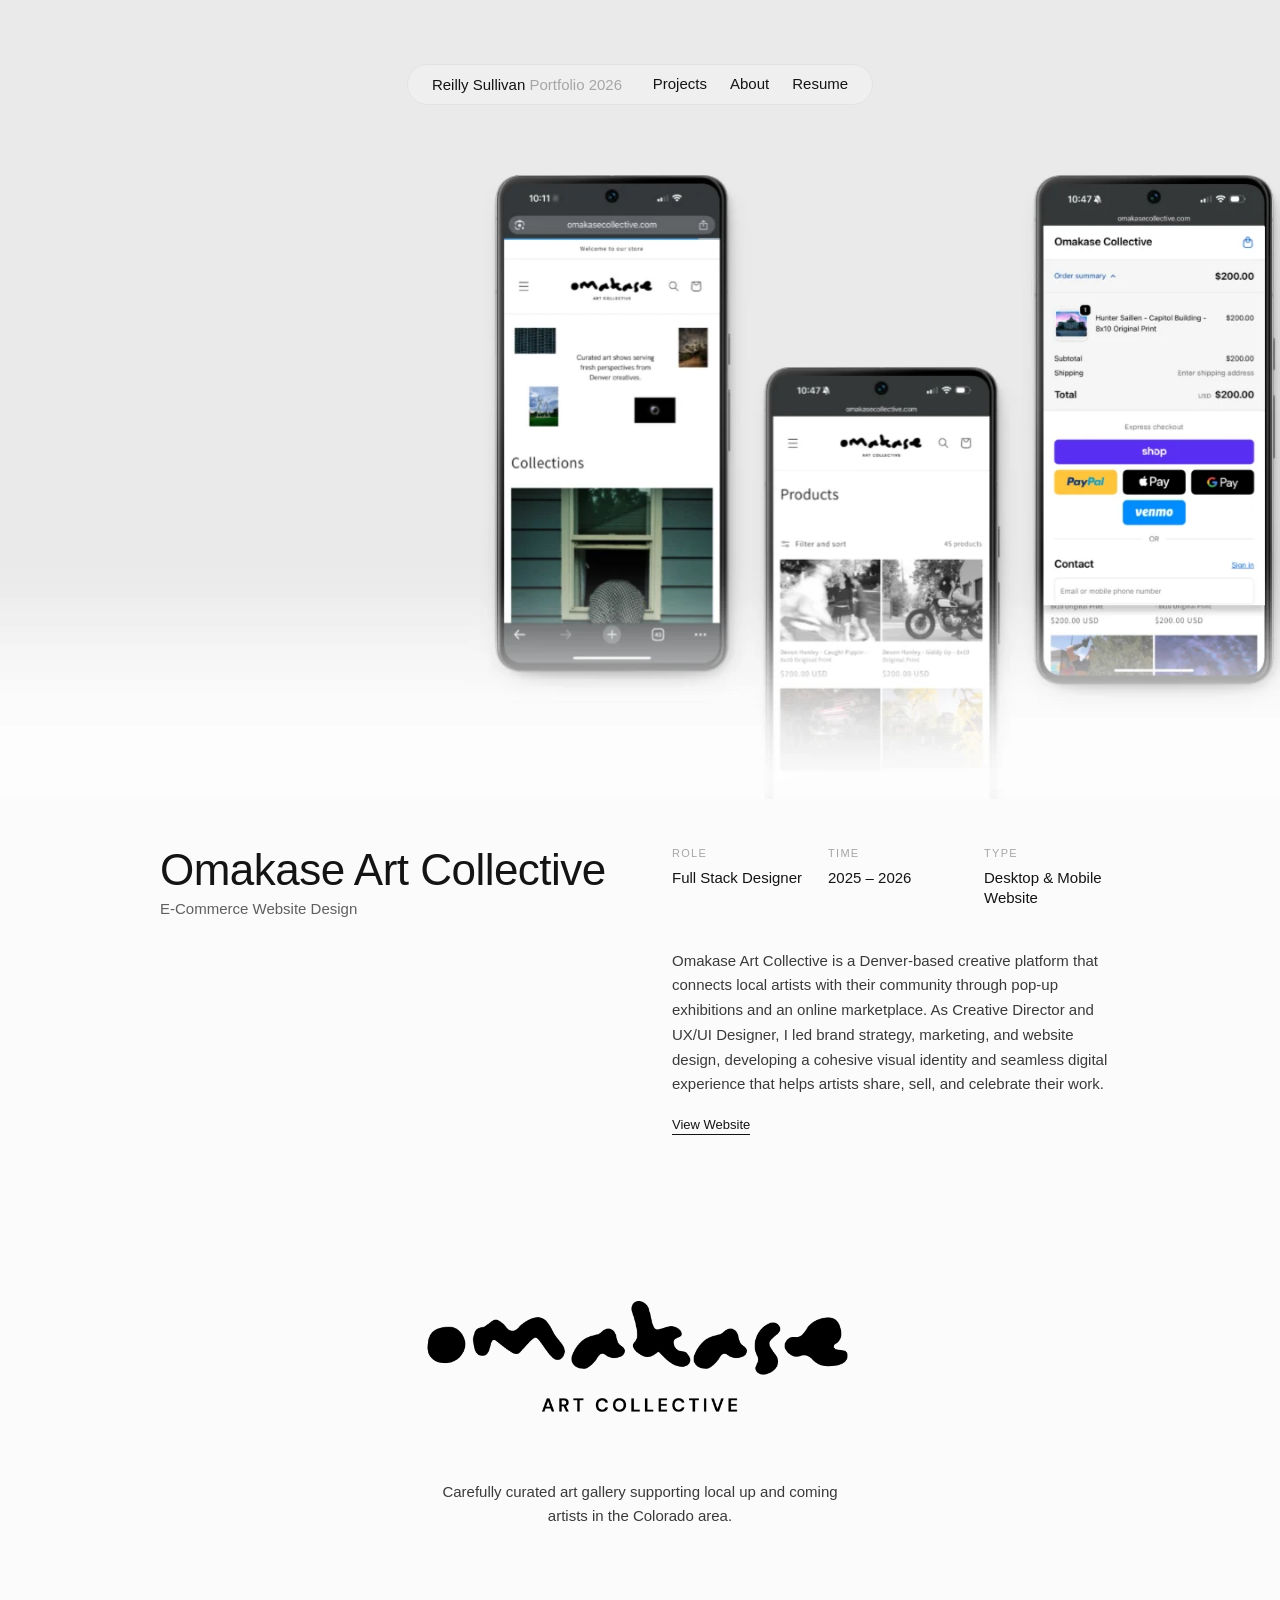
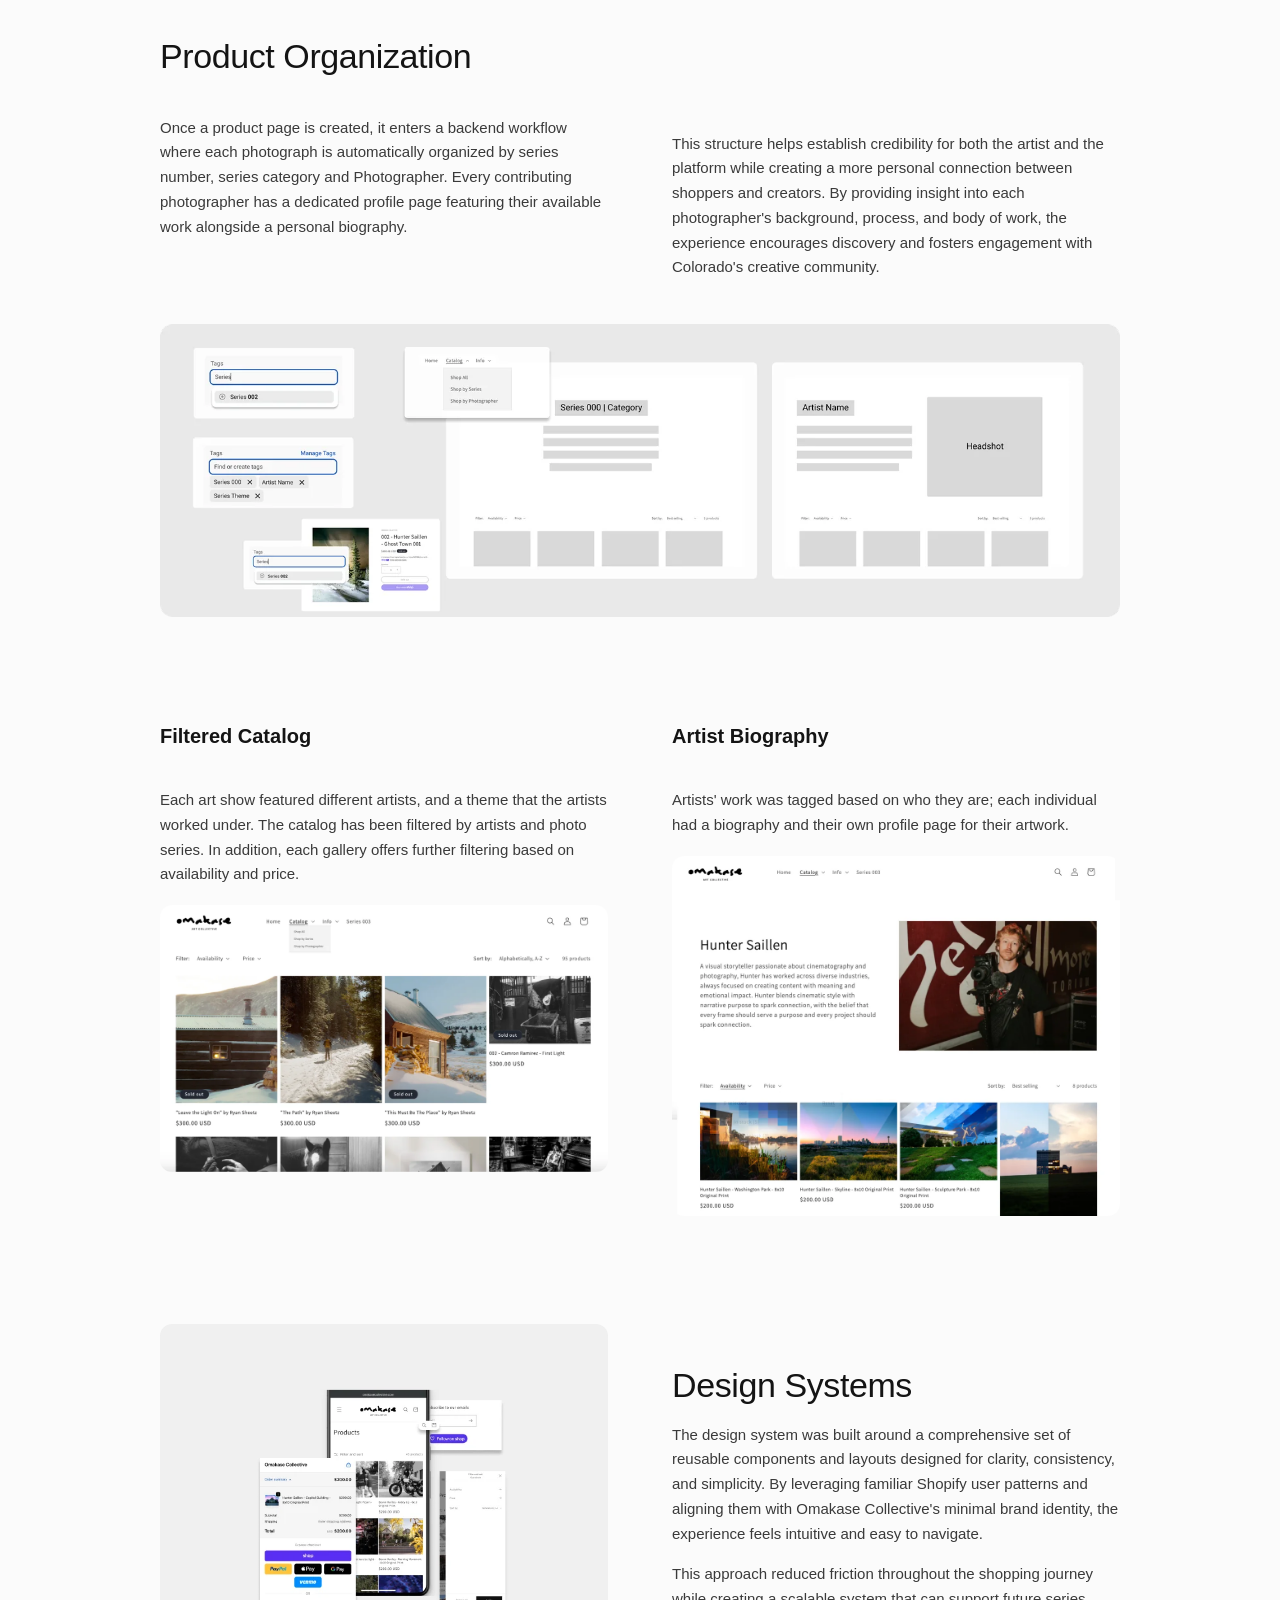
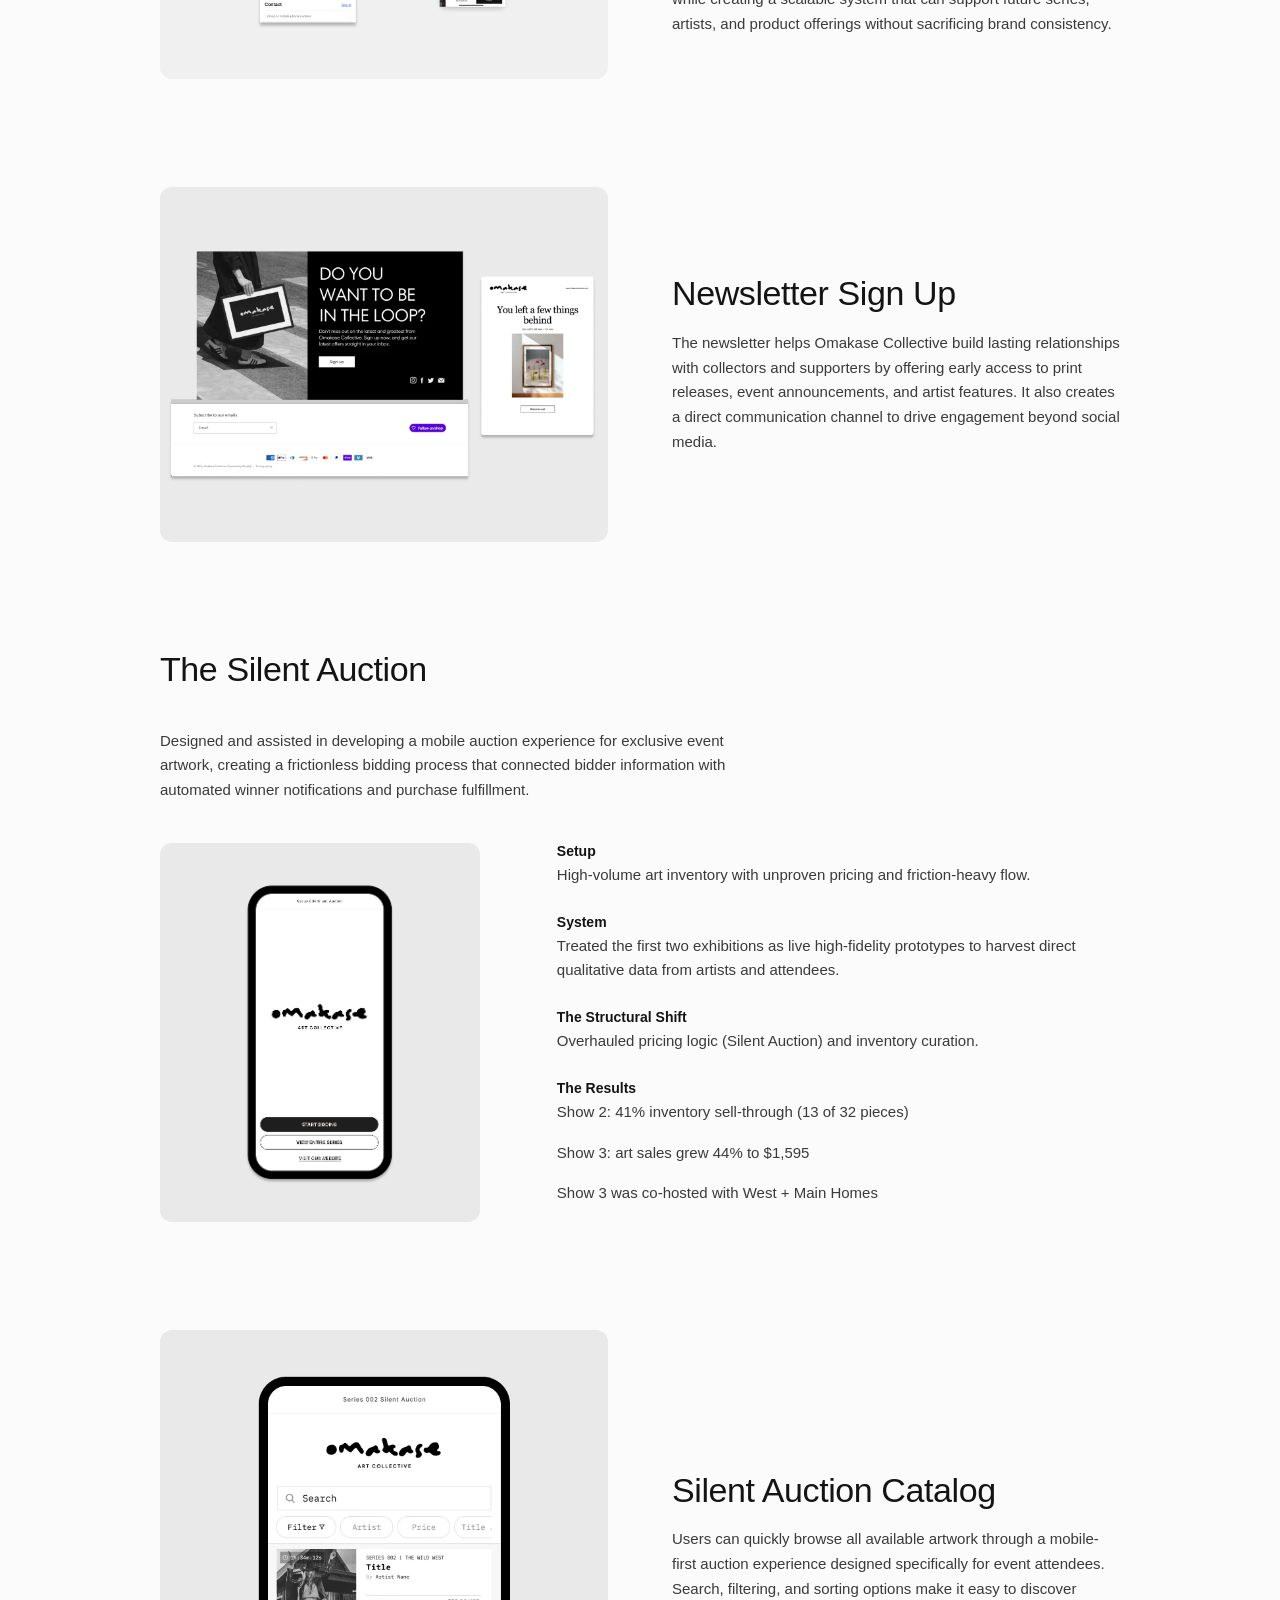
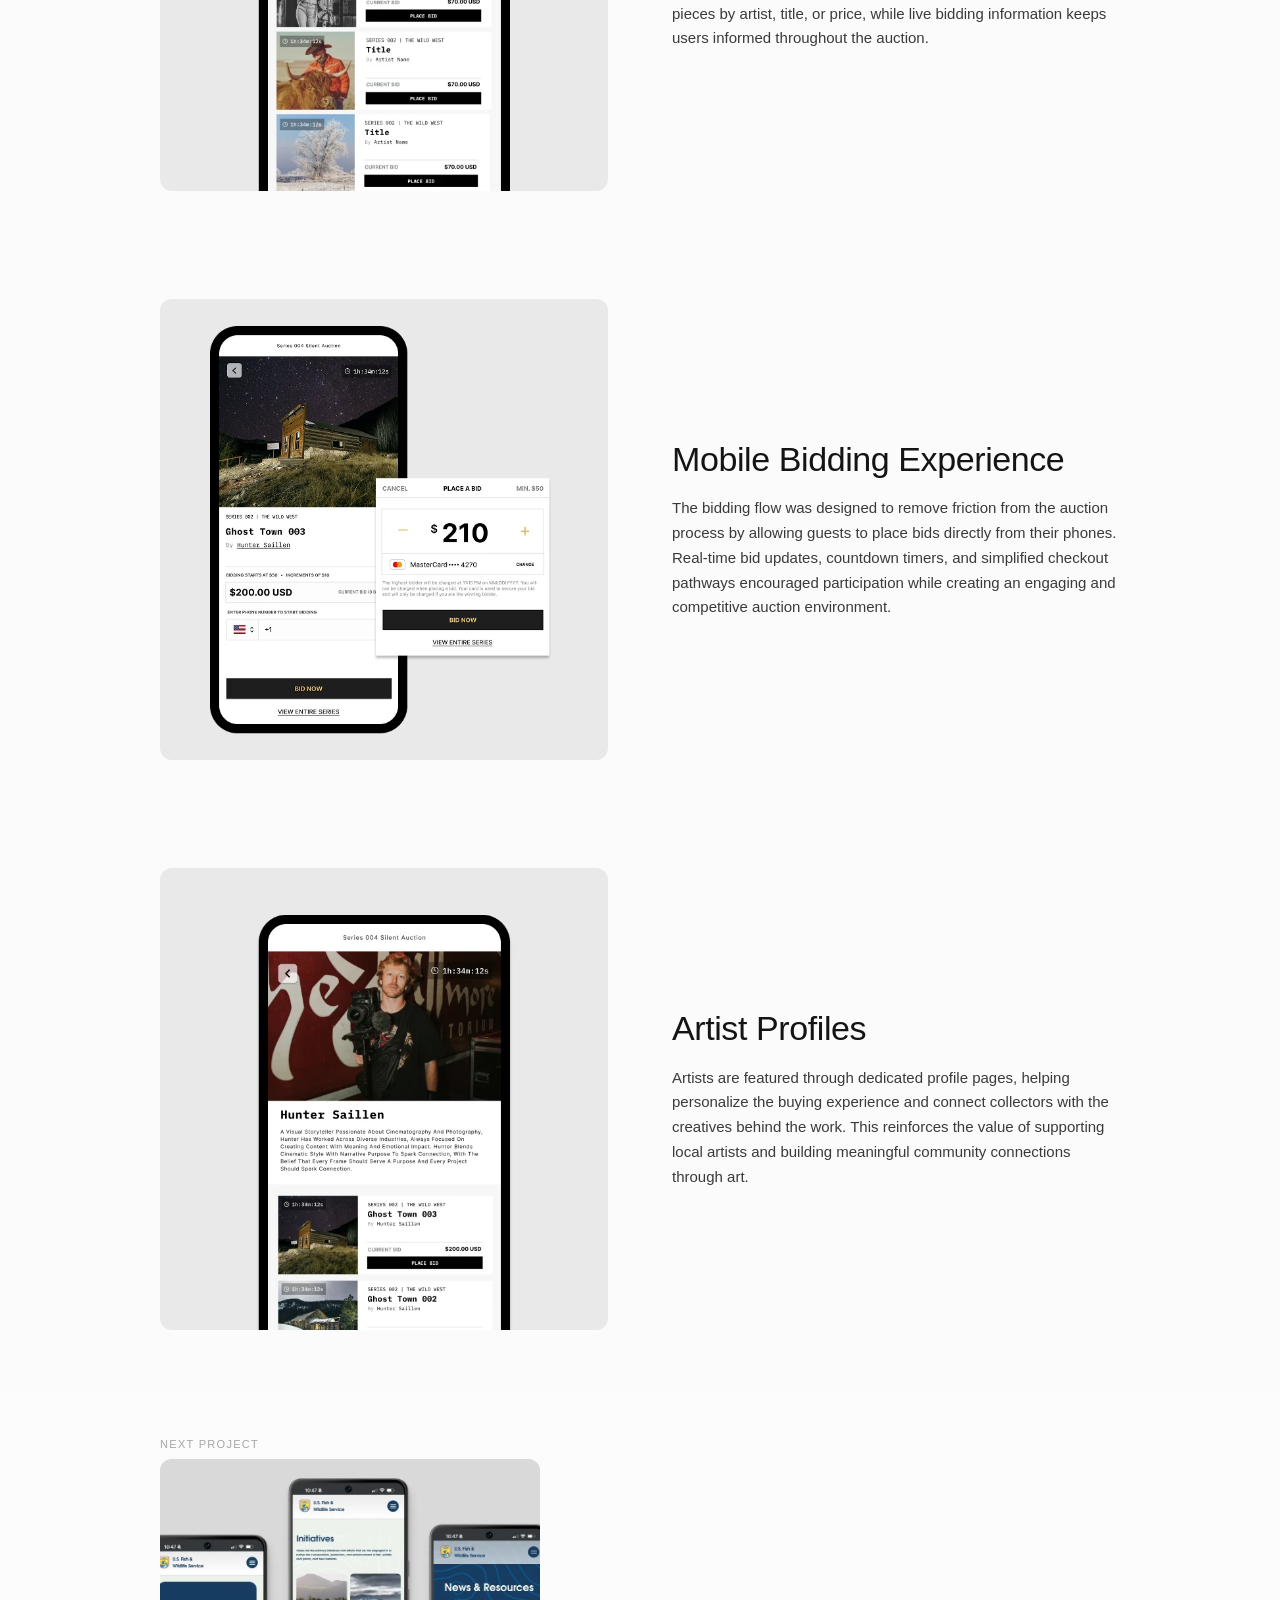
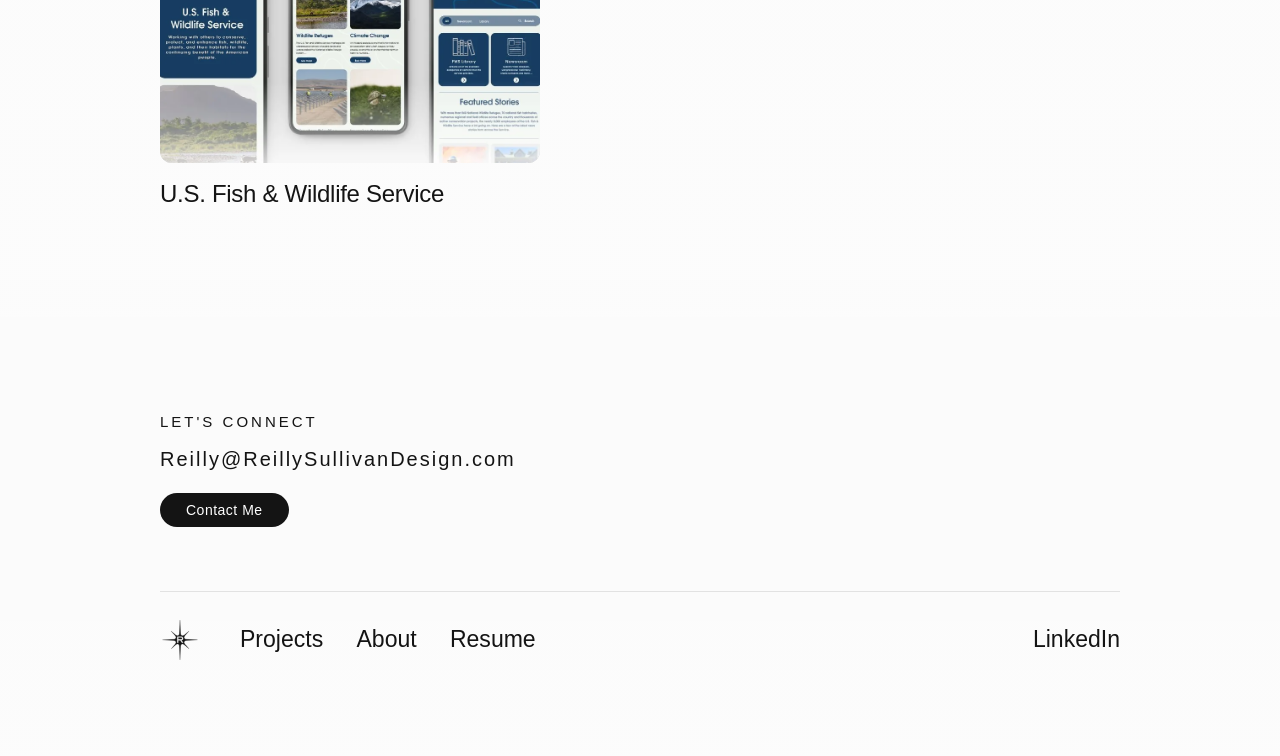
<file: work-omakase.html>
<!DOCTYPE html>
<html lang="en">
<head>
<meta charset="UTF-8" />
<meta name="viewport" content="width=device-width, initial-scale=1.0" />
<meta http-equiv="Content-Security-Policy" content="default-src 'self'; script-src 'self'; style-src 'self' 'unsafe-inline' https://fonts.googleapis.com; font-src 'self' https://fonts.gstatic.com; img-src 'self'; connect-src 'self'; base-uri 'self'; form-action 'self'; object-src 'none'" />
<meta name="referrer" content="strict-origin-when-cross-origin" />
<title>Omakase Art Collective - Reilly Sullivan</title>
<meta property="og:type" content="website" />
<meta property="og:url" content="https://reillysullivandesign.com/work-omakase.html" />
<meta property="og:title" content="Omakase Art Collective - Reilly Sullivan" />
<meta property="og:description" content="E-commerce brand and website design for a Denver-based art collective." />
<meta property="og:image" content="https://reillysullivandesign.com/assets/favicon.png" />
<meta name="twitter:card" content="summary" />
<meta name="twitter:title" content="Omakase Art Collective - Reilly Sullivan" />
<meta name="twitter:description" content="E-commerce brand and website design for a Denver-based art collective." />
<meta name="twitter:image" content="https://reillysullivandesign.com/assets/favicon.png" />
<link rel="preconnect" href="https://fonts.googleapis.com" />
<link rel="preconnect" href="https://fonts.gstatic.com" crossorigin />
<link href="https://fonts.googleapis.com/css2?family=Geist:wght@400;500;600&family=Inter:wght@400;500;600&display=swap" rel="stylesheet" />
<link rel="icon" type="image/png" href="assets/favicon.png" />
<link rel="apple-touch-icon" href="assets/favicon.png" />
<link rel="stylesheet" href="styles.css" />
</head>
<body>

  <header class="nav-shell nav-shell--float">
    <div class="wrap">
      <nav class="nav" aria-label="Primary">
        <a class="brand" href="index.html">Reilly Sullivan <span class="year">Portfolio 2026</span></a>
        <button class="nav-toggle" type="button" aria-expanded="false" aria-controls="primary-links" aria-label="Open menu"><span></span><span></span><span></span></button>
        <div class="nav-links" id="primary-links">
          <a href="projects.html">Projects</a>
          <a href="resume.html">About</a>
          <a href="assets/ReillySullivan_UXUIResume_2026.pdf" target="_blank" rel="noopener">Resume</a>
        </div>
      </nav>
    </div>
  </header>

  <main>
    <!-- Hero -->
    <section class="wrap cs-top" aria-label="Project overview">
      <div class="cs-hero-media reveal"><img src="assets/cs-hero.webp" width="1440" height="899" loading="lazy" alt="Omakase store, product listing, and checkout shown on phones"></div>

      <div class="cs-overview">
        <div class="cs-head reveal">
          <h1 class="cs-title">Omakase Art Collective</h1>
          <span class="cs-subtitle">E-Commerce Website Design</span>
        </div>

        <div class="cs-overview-details">
          <div class="cs-meta">
            <div>
              <p class="cs-meta-label">Role</p>
              <p class="cs-meta-value">Full Stack Designer</p>
            </div>
            <div>
              <p class="cs-meta-label">Time</p>
              <p class="cs-meta-value">2025 – 2026</p>
            </div>
            <div>
              <p class="cs-meta-label">Type</p>
              <p class="cs-meta-value">Desktop &amp; Mobile Website</p>
            </div>
          </div>

          <div class="cs-intro reveal">
            <p>Omakase Art Collective is a Denver-based creative platform that connects local artists with their community through pop-up exhibitions and an online marketplace. As Creative Director and UX/UI Designer, I led brand strategy, marketing, and website design, developing a cohesive visual identity and seamless digital experience that helps artists share, sell, and celebrate their work.</p>
            <a class="cs-link" href="https://omakasecollective.com/" target="_blank" rel="noopener">View Website</a>
          </div>
        </div>
      </div>
    </section>

    <!-- Brand mark -->
    <section class="wrap cs-brand reveal" aria-label="Brand">
      <img class="cs-brand-mark" src="assets/omakase-logo.webp" width="735" height="303" alt="Omakase Art Collective" />
      <p class="cs-brand-cap">Carefully curated art gallery supporting local up and coming artists in the Colorado area.</p>
    </section>

    <!-- Product Organization -->
    <section class="wrap cs-section reveal" aria-labelledby="po-h">
      <h2 class="cs-h" id="po-h">Product Organization</h2>
      <div class="cs-cols2">
        <p class="cs-text">Once a product page is created, it enters a backend workflow where each photograph is automatically organized by series number, series category and Photographer. Every contributing photographer has a dedicated profile page featuring their available work alongside a personal biography.</p>
        <p class="cs-text">This structure helps establish credibility for both the artist and the platform while creating a more personal connection between shoppers and creators. By providing insight into each photographer's background, process, and body of work, the experience encourages discovery and fosters engagement with Colorado's creative community.</p>
      </div>
      <div class="cs-figure" style="aspect-ratio:1500/458"><img src="assets/cs-product-org.webp" loading="lazy" alt="Product organization: tags, catalog navigation, and artist pages"></div>
    </section>

    <!-- Filtered Catalog + Artist Biography -->
    <section class="wrap cs-section reveal" aria-label="Catalog and biography">
      <div class="cs-pair">
        <div>
          <h3 class="cs-h cs-h--sm">Filtered Catalog</h3>
          <p class="cs-text">Each art show featured different artists, and a theme that the artists worked under. The catalog has been filtered by artists and photo series. In addition, each gallery offers further filtering based on availability and price.</p>
          <div class="cs-figure" style="aspect-ratio:1100/655"><img src="assets/cs-filtered-catalog.webp" loading="lazy" alt="Filtered catalog of photographic prints"></div>
        </div>
        <div>
          <h3 class="cs-h cs-h--sm">Artist Biography</h3>
          <p class="cs-text">Artists' work was tagged based on who they are; each individual had a biography and their own profile page for their artwork.</p>
          <div class="cs-figure" style="aspect-ratio:1090/876"><img src="assets/cs-artist-bio.webp" loading="lazy" alt="Artist biography page for Hunter Saillen"></div>
        </div>
      </div>
    </section>

    <!-- Design Systems -->
    <section class="wrap cs-section reveal" aria-labelledby="ds-h">
      <div class="cs-split">
        <div class="cs-split-media">
          <div class="cs-figure" style="aspect-ratio:1100/872"><img src="assets/cs-design-system.webp" loading="lazy" alt="Checkout and filter components from the design system"></div>
        </div>
        <div class="cs-split-text">
          <h2 class="cs-h" id="ds-h">Design Systems</h2>
          <p class="cs-text">The design system was built around a comprehensive set of reusable components and layouts designed for clarity, consistency, and simplicity. By leveraging familiar Shopify user patterns and aligning them with Omakase Collective's minimal brand identity, the experience feels intuitive and easy to navigate.</p>
          <p class="cs-text">This approach reduced friction throughout the shopping journey while creating a scalable system that can support future series, artists, and product offerings without sacrificing brand consistency.</p>
        </div>
      </div>
    </section>

    <!-- Newsletter Sign Up -->
    <section class="wrap cs-section reveal" aria-labelledby="nl-h">
      <div class="cs-split">
        <div class="cs-split-media">
          <div class="cs-figure" style="aspect-ratio:1100/872"><img src="assets/cs-newsletter.webp" loading="lazy" alt="Newsletter sign-up and abandoned-cart email"></div>
        </div>
        <div class="cs-split-text">
          <h2 class="cs-h" id="nl-h">Newsletter Sign Up</h2>
          <p class="cs-text">The newsletter helps Omakase Collective build lasting relationships with collectors and supporters by offering early access to print releases, event announcements, and artist features. It also creates a direct communication channel to drive engagement beyond social media.</p>
        </div>
      </div>
    </section>

    <!-- The Silent Auction -->
    <section class="wrap cs-section reveal" aria-labelledby="sa-h">
      <h2 class="cs-h" id="sa-h">The Silent Auction</h2>
      <p class="cs-text" style="max-width:70ch">Designed and assisted in developing a mobile auction experience for exclusive event artwork, creating a frictionless bidding process that connected bidder information with automated winner notifications and purchase fulfillment.</p>

      <div class="cs-annot">
        <div class="cs-figure" style="aspect-ratio:820/972"><img src="assets/cs-auction-start.webp" loading="lazy" alt="Silent auction start screen"></div>
        <div class="cs-annot-list">
          <div>
            <p class="cs-annot-label">Setup</p>
            <p class="cs-text">High-volume art inventory with unproven pricing and friction-heavy flow.</p>
          </div>
          <div>
            <p class="cs-annot-label">System</p>
            <p class="cs-text">Treated the first two exhibitions as live high-fidelity prototypes to harvest direct qualitative data from artists and attendees.</p>
          </div>
          <div>
            <p class="cs-annot-label">The Structural Shift</p>
            <p class="cs-text">Overhauled pricing logic (Silent Auction) and inventory curation.</p>
          </div>
          <div>
            <p class="cs-annot-label">The Results</p>
            <p class="cs-text">Show 2: 41% inventory sell-through (13 of 32 pieces)</p>
            <p class="cs-text">Show 3: art sales grew 44% to $1,595</p>
            <p class="cs-text">Show 3 was co-hosted with West + Main Homes</p>
          </div>
        </div>
      </div>
    </section>

    <!-- Silent Auction Catalog -->
    <section class="wrap cs-section reveal" aria-labelledby="sac-h">
      <div class="cs-split">
        <div class="cs-split-media">
          <div class="cs-figure" style="aspect-ratio:820/844"><img src="assets/cs-auction-catalog.webp" loading="lazy" alt="Silent auction catalog with live bids"></div>
        </div>
        <div class="cs-split-text">
          <h2 class="cs-h" id="sac-h">Silent Auction Catalog</h2>
          <p class="cs-text">Users can quickly browse all available artwork through a mobile-first auction experience designed specifically for event attendees. Search, filtering, and sorting options make it easy to discover pieces by artist, title, or price, while live bidding information keeps users informed throughout the auction.</p>
        </div>
      </div>
    </section>

    <!-- Mobile Bidding Experience -->
    <section class="wrap cs-section reveal" aria-labelledby="mb-h">
      <div class="cs-split">
        <div class="cs-split-media">
          <div class="cs-figure" style="aspect-ratio:820/844"><img src="assets/cs-bidding.webp" loading="lazy" alt="Mobile bidding screen with place-a-bid sheet"></div>
        </div>
        <div class="cs-split-text">
          <h2 class="cs-h" id="mb-h">Mobile Bidding Experience</h2>
          <p class="cs-text">The bidding flow was designed to remove friction from the auction process by allowing guests to place bids directly from their phones. Real-time bid updates, countdown timers, and simplified checkout pathways encouraged participation while creating an engaging and competitive auction environment.</p>
        </div>
      </div>
    </section>

    <!-- Artist Profiles -->
    <section class="wrap cs-section reveal" aria-labelledby="ap-h">
      <div class="cs-split">
        <div class="cs-split-media">
          <div class="cs-figure" style="aspect-ratio:820/844"><img src="assets/cs-artist-profile.webp" loading="lazy" alt="Artist profile with auction listings"></div>
        </div>
        <div class="cs-split-text">
          <h2 class="cs-h" id="ap-h">Artist Profiles</h2>
          <p class="cs-text">Artists are featured through dedicated profile pages, helping personalize the buying experience and connect collectors with the creatives behind the work. This reinforces the value of supporting local artists and building meaningful community connections through art.</p>
        </div>
      </div>
    </section>

    <!-- Next Project -->
    <section class="wrap cs-section reveal" aria-label="Next project">
      <p class="cs-meta-label">Next Project</p>
      <a class="case-link cs-next-project" href="work-usfws.html">
        <div class="case-thumb">
          <img src="assets/thumb-usfws.webp" width="900" height="800" loading="lazy" alt="U.S. Fish &amp; Wildlife Service site shown on three phone screens" />
        </div>
        <h2 class="case-title">U.S. Fish &amp; Wildlife Service</h2>
      </a>
    </section>
  </main>

  <footer>
    <div class="wrap">
      <p class="connect-eyebrow">Let's Connect</p>
      <p class="connect-email">Reilly@ReillySullivanDesign.com</p>
      <a class="contact-btn" href="mailto:Reilly@ReillySullivanDesign.com">Contact Me</a>

      <hr class="footer-rule" />

      <div class="footer-bottom">
        <img class="footer-star" src="assets/footer-logo.png" width="120" height="120" alt="Reilly Sullivan logo" />
        <div class="footer-nav">
          <a href="projects.html">Projects</a>
          <a href="resume.html">About</a>
          <a href="assets/ReillySullivan_UXUIResume_2026.pdf" target="_blank" rel="noopener">Resume</a>
        </div>
        <a class="footer-linkedin" href="https://www.linkedin.com/in/reilly-sullivan-91a044123/" target="_blank" rel="noopener">LinkedIn</a>
      </div>
    </div>
  </footer>

  <script src="app.js" defer></script>
</body>
</html>
</file>
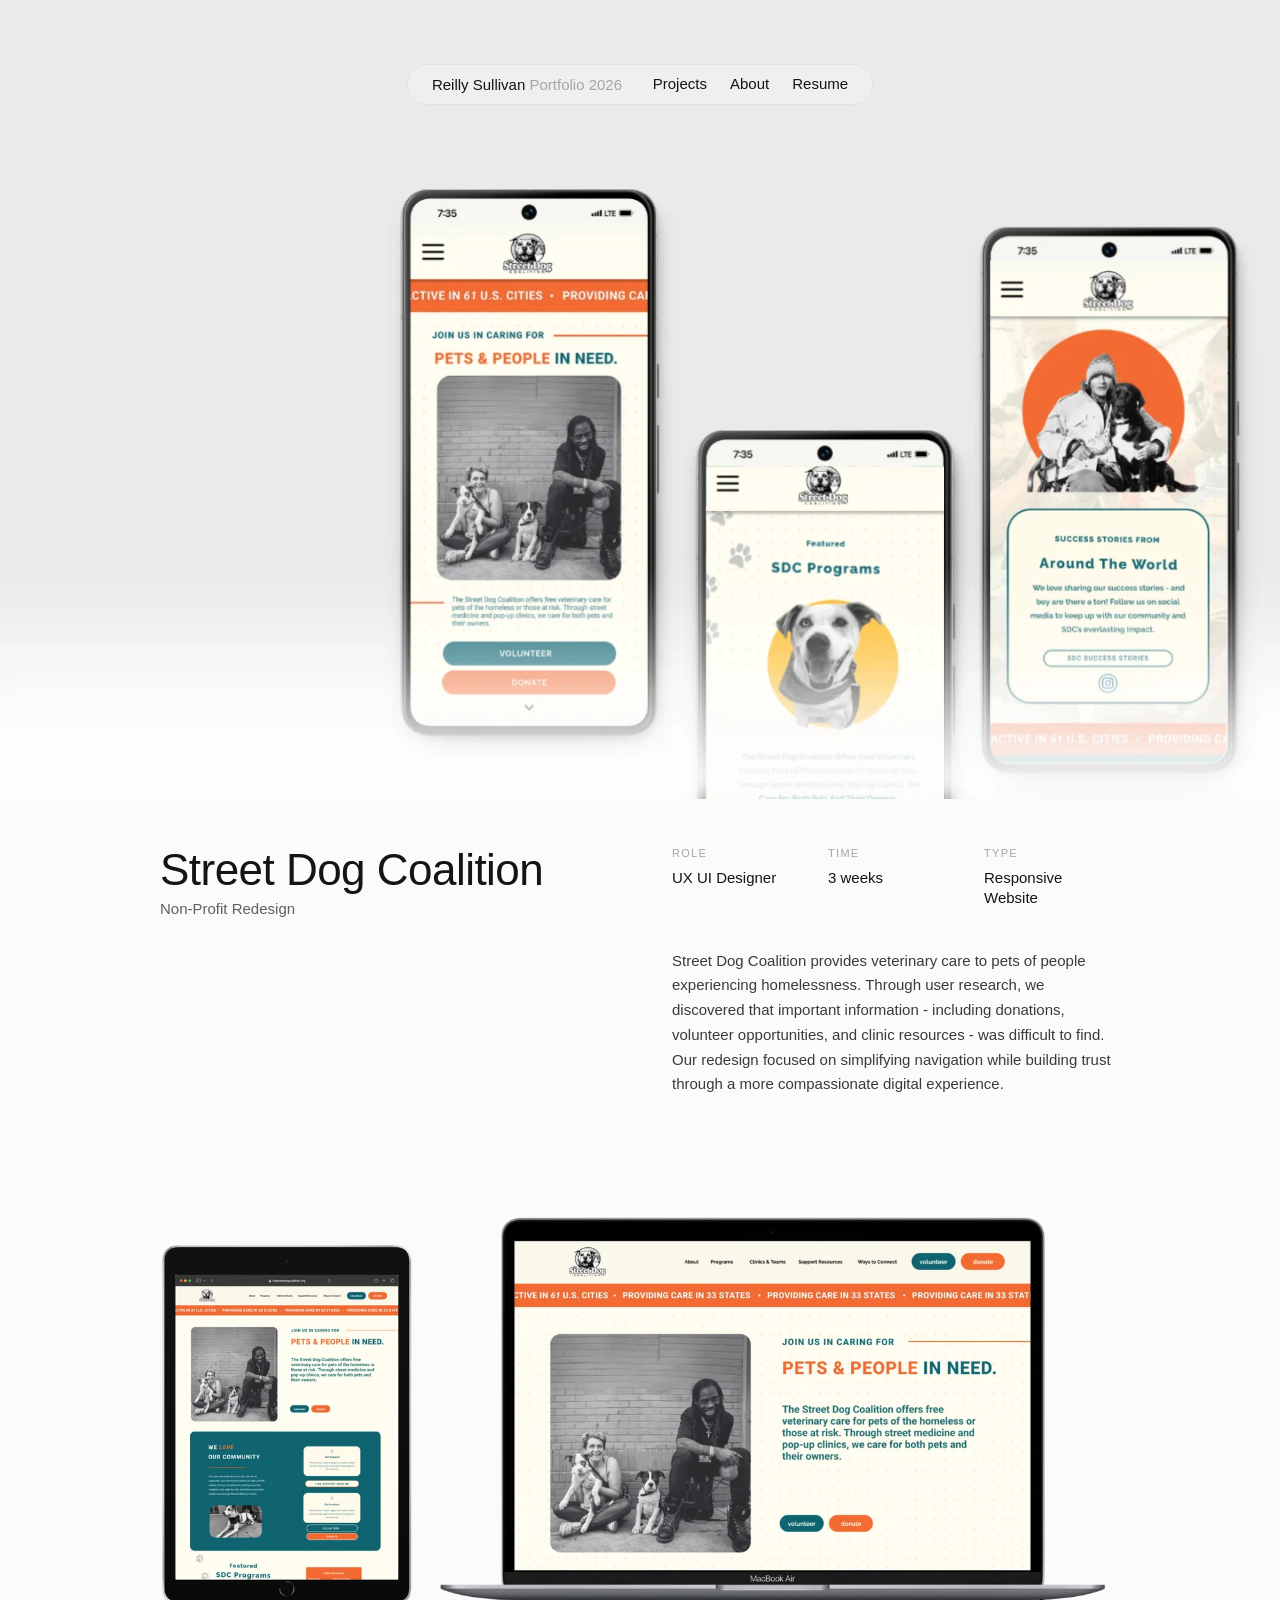
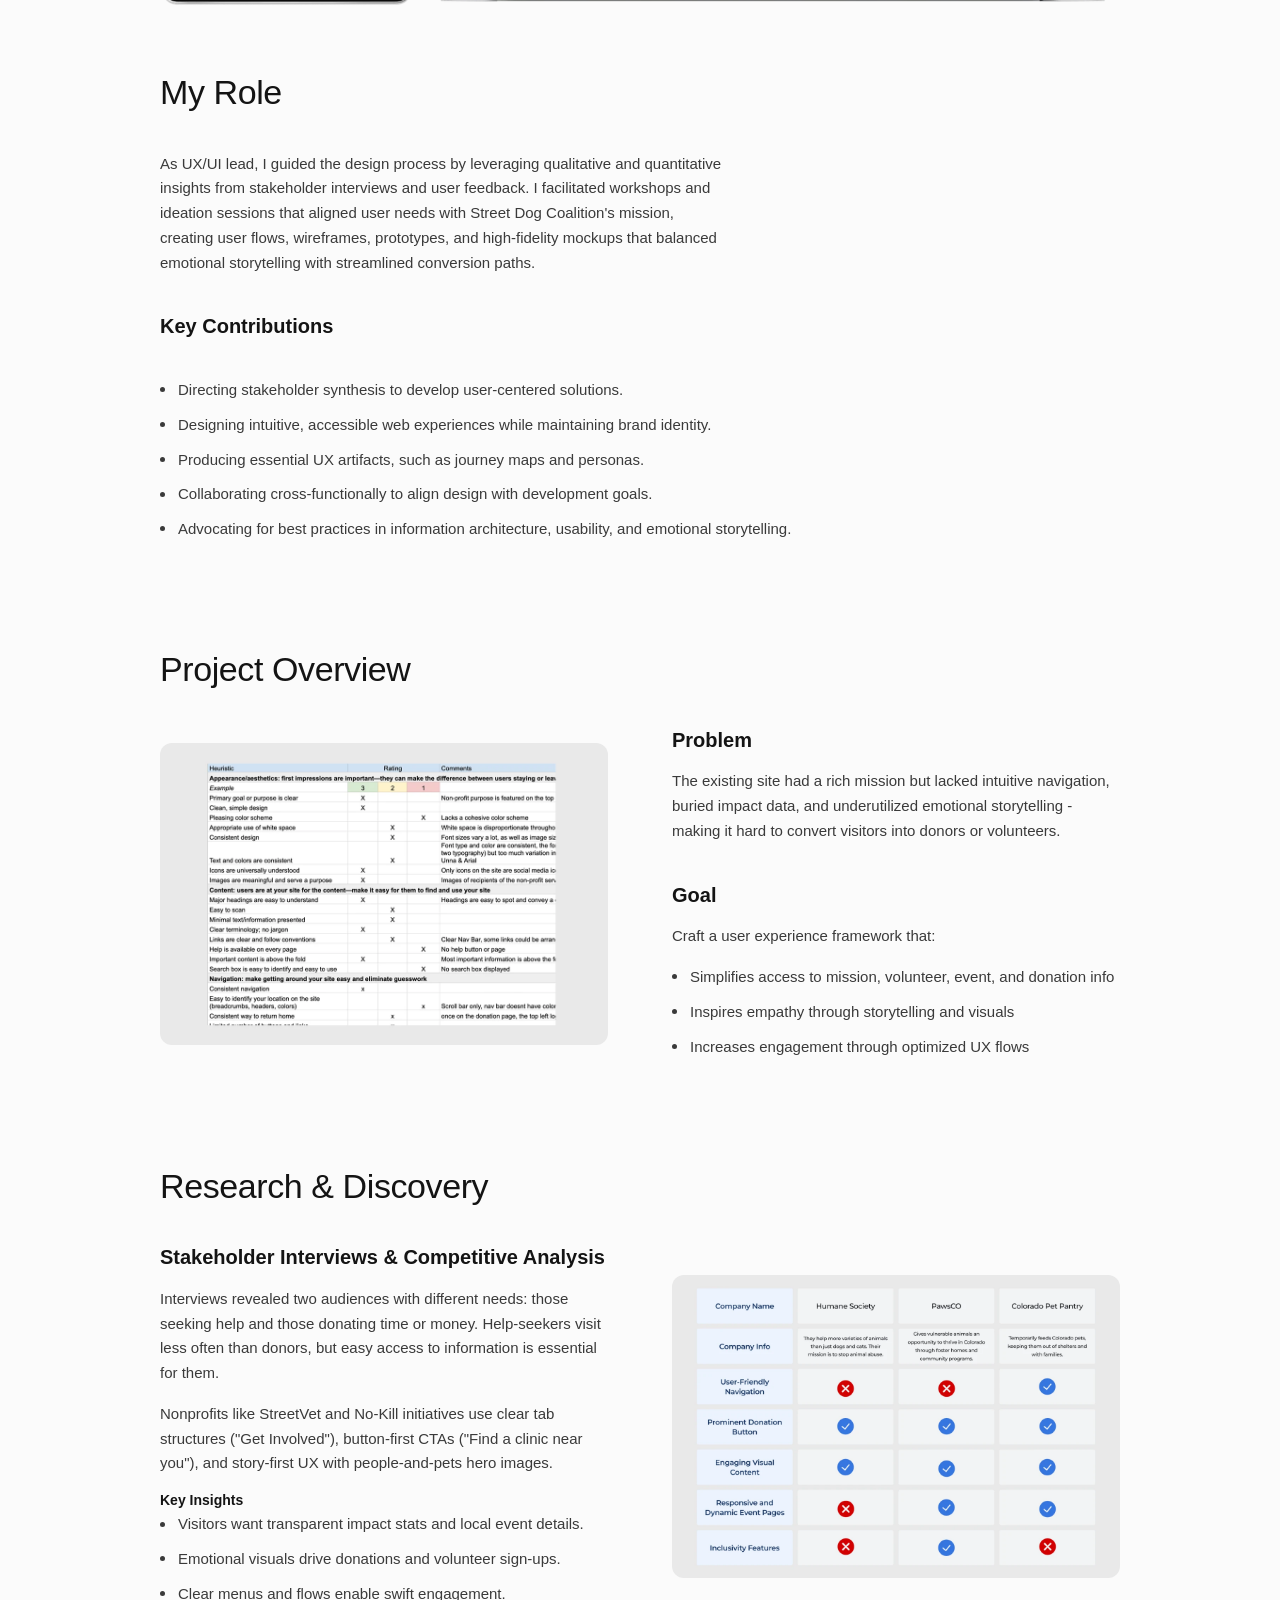
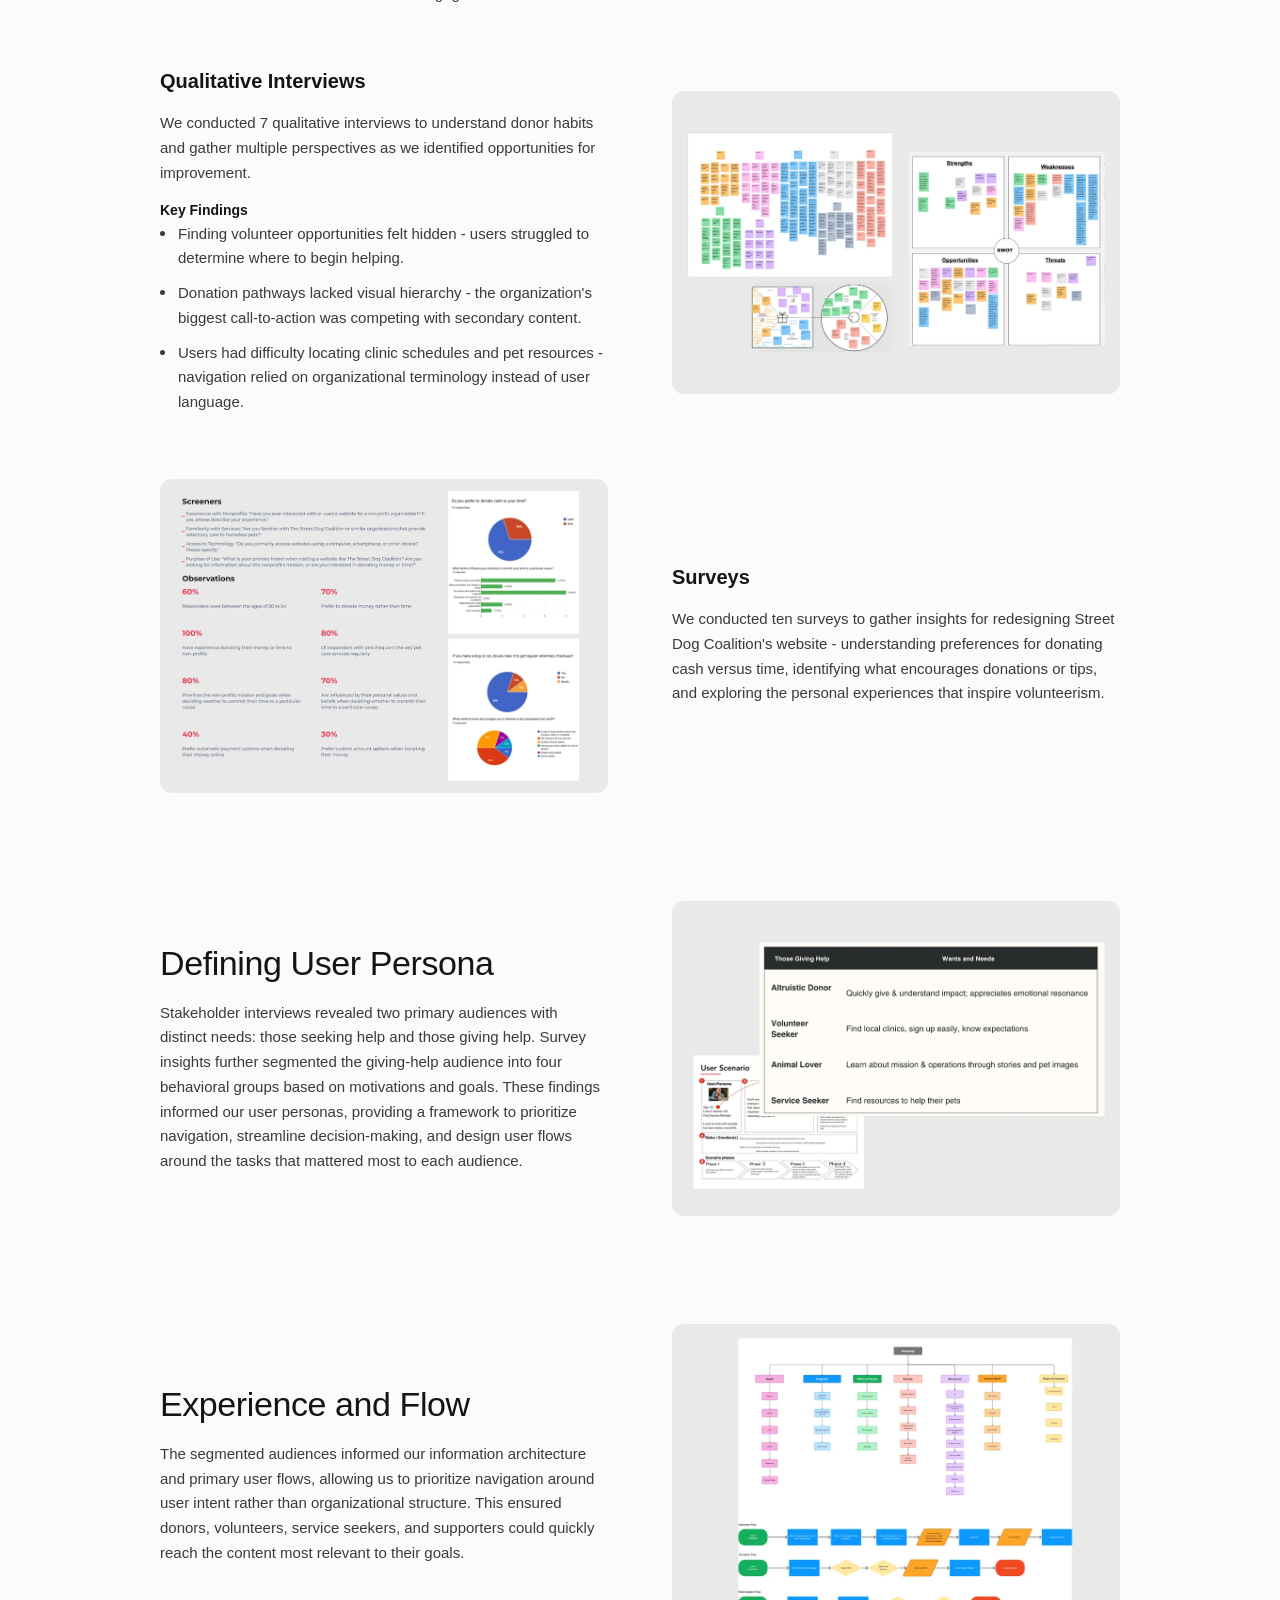
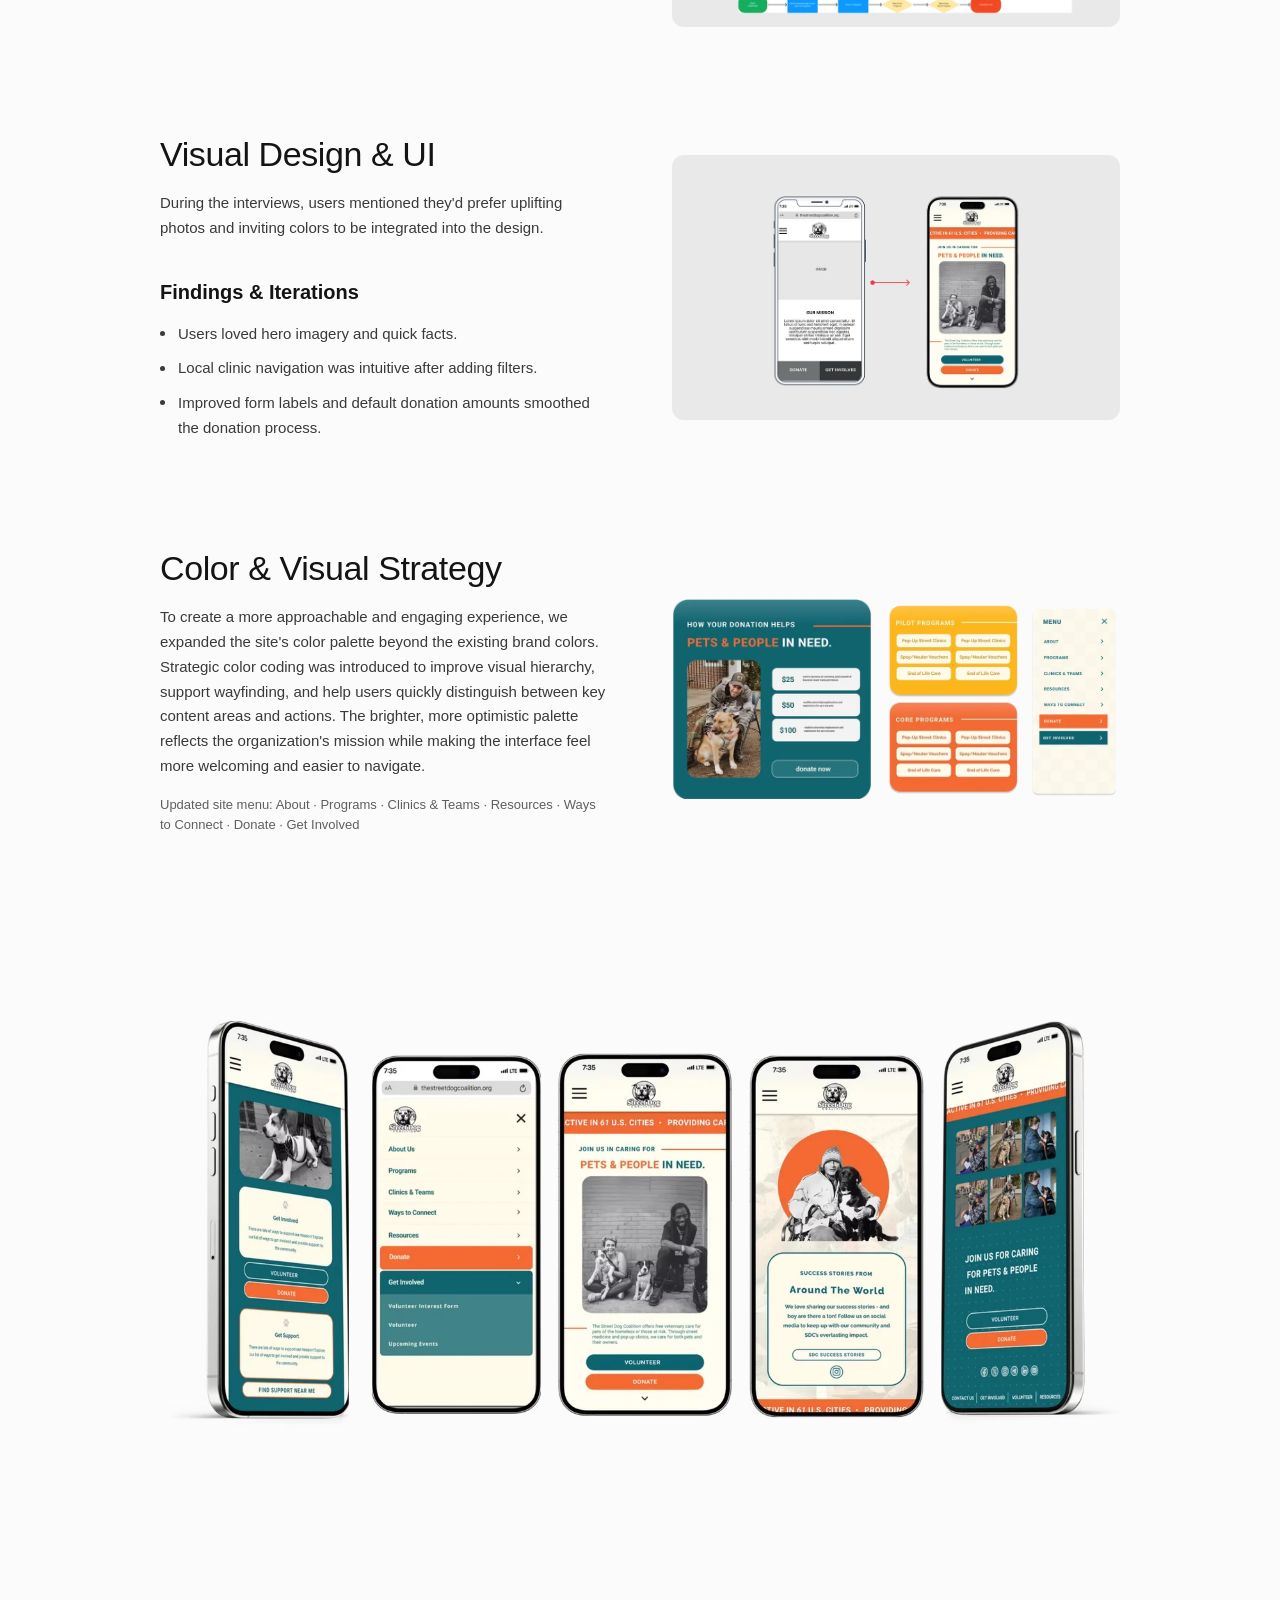
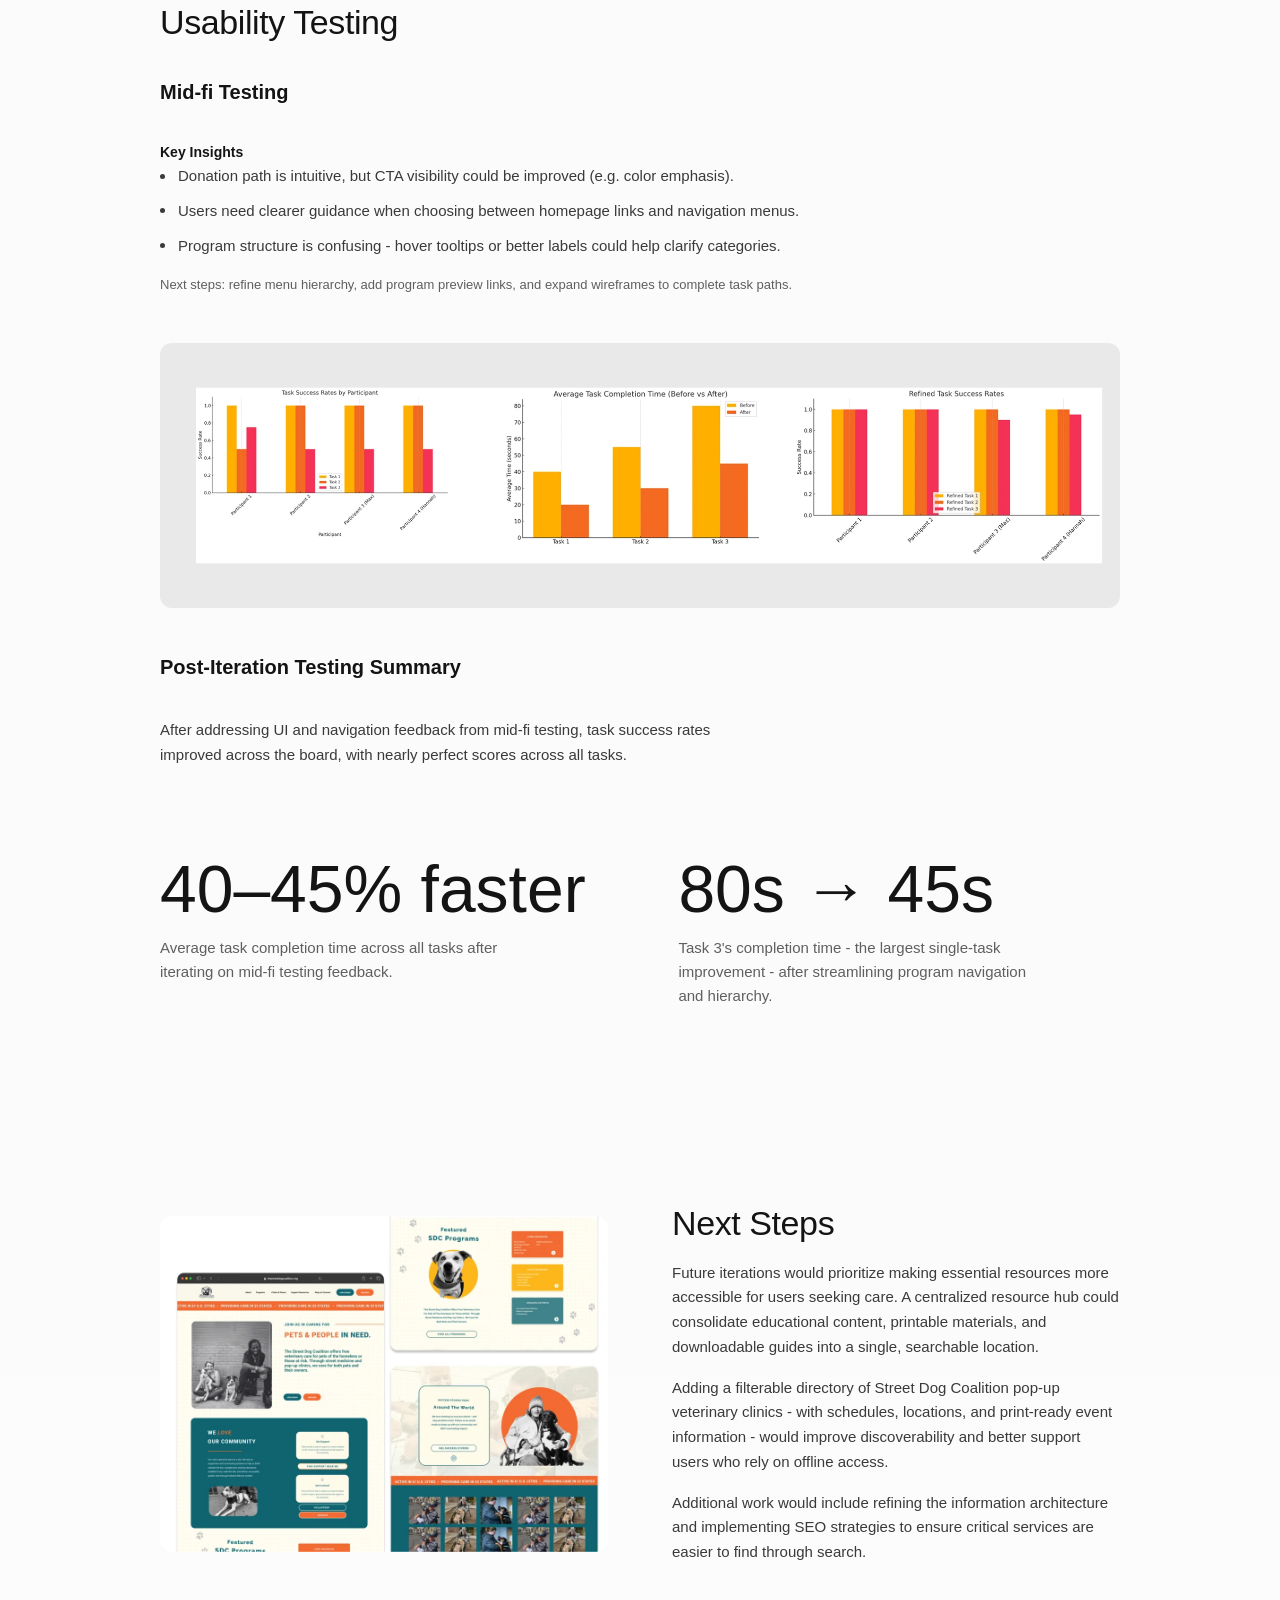
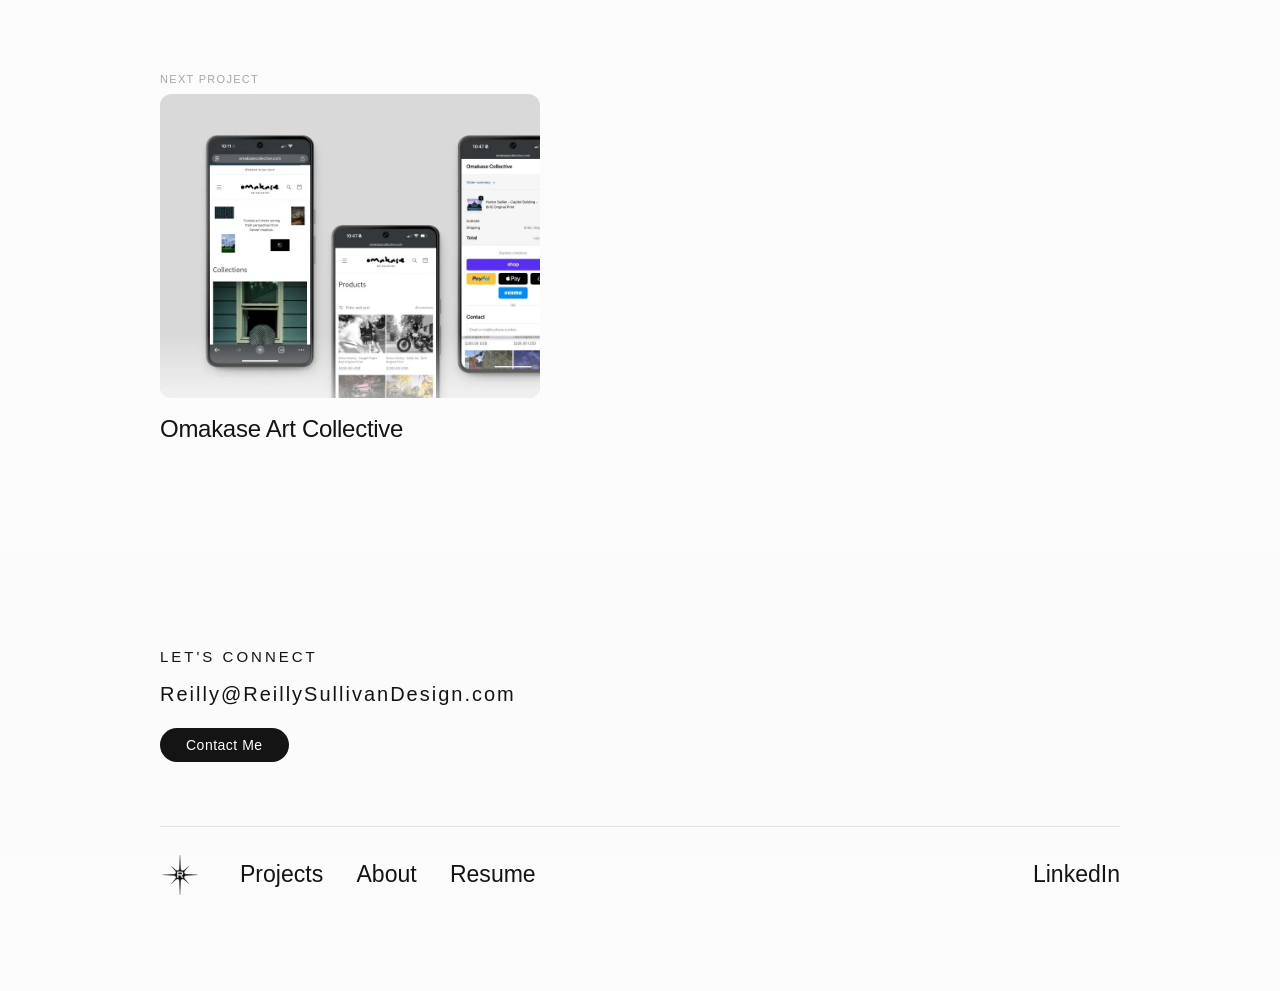
<file: work-sdc.html>
<!DOCTYPE html>
<html lang="en">
<head>
<meta charset="UTF-8" />
<meta name="viewport" content="width=device-width, initial-scale=1.0" />
<meta http-equiv="Content-Security-Policy" content="default-src 'self'; script-src 'self'; style-src 'self' 'unsafe-inline' https://fonts.googleapis.com; font-src 'self' https://fonts.gstatic.com; img-src 'self'; connect-src 'self'; base-uri 'self'; form-action 'self'; object-src 'none'" />
<meta name="referrer" content="strict-origin-when-cross-origin" />
<title>Street Dog Coalition - Reilly Sullivan</title>
<meta property="og:type" content="website" />
<meta property="og:url" content="https://reillysullivandesign.com/work-sdc.html" />
<meta property="og:title" content="Street Dog Coalition - Reilly Sullivan" />
<meta property="og:description" content="Nonprofit website redesign guiding donors and volunteers toward key actions." />
<meta property="og:image" content="https://reillysullivandesign.com/assets/favicon.png" />
<meta name="twitter:card" content="summary" />
<meta name="twitter:title" content="Street Dog Coalition - Reilly Sullivan" />
<meta name="twitter:description" content="Nonprofit website redesign guiding donors and volunteers toward key actions." />
<meta name="twitter:image" content="https://reillysullivandesign.com/assets/favicon.png" />
<link rel="preconnect" href="https://fonts.googleapis.com" />
<link rel="preconnect" href="https://fonts.gstatic.com" crossorigin />
<link href="https://fonts.googleapis.com/css2?family=Geist:wght@400;500;600&family=Inter:wght@400;500;600&display=swap" rel="stylesheet" />
<link rel="icon" type="image/png" href="assets/favicon.png" />
<link rel="apple-touch-icon" href="assets/favicon.png" />
<link rel="stylesheet" href="styles.css" />
</head>
<body>

  <header class="nav-shell nav-shell--float">
    <div class="wrap">
      <nav class="nav" aria-label="Primary">
        <a class="brand" href="index.html">Reilly Sullivan <span class="year">Portfolio 2026</span></a>
        <button class="nav-toggle" type="button" aria-expanded="false" aria-controls="primary-links" aria-label="Open menu"><span></span><span></span><span></span></button>
        <div class="nav-links" id="primary-links">
          <a href="projects.html">Projects</a>
          <a href="resume.html">About</a>
          <a href="assets/ReillySullivan_UXUIResume_2026.pdf" target="_blank" rel="noopener">Resume</a>
        </div>
      </nav>
    </div>
  </header>

  <main>
    <!-- Hero -->
    <section class="wrap cs-top" aria-label="Project overview">
      <div class="cs-hero-media reveal"><img src="assets/sdc-hero.webp" width="1440" height="899" loading="lazy" alt="Street Dog Coalition redesign shown across phone screens"></div>

      <div class="cs-overview">
        <div class="cs-head reveal">
          <h1 class="cs-title">Street Dog Coalition</h1>
          <span class="cs-subtitle">Non-Profit Redesign</span>
        </div>

        <div class="cs-overview-details">
          <div class="cs-meta">
            <div>
              <p class="cs-meta-label">Role</p>
              <p class="cs-meta-value">UX UI Designer</p>
            </div>
            <div>
              <p class="cs-meta-label">Time</p>
              <p class="cs-meta-value">3 weeks</p>
            </div>
            <div>
              <p class="cs-meta-label">Type</p>
              <p class="cs-meta-value">Responsive Website</p>
            </div>
          </div>

          <div class="cs-intro reveal">
            <p>Street Dog Coalition provides veterinary care to pets of people experiencing homelessness. Through user research, we discovered that important information - including donations, volunteer opportunities, and clinic resources - was difficult to find. Our redesign focused on simplifying navigation while building trust through a more compassionate digital experience.</p>
          </div>
        </div>
      </div>
    </section>

    <!-- Desktop / tablet showcase -->
    <section class="wrap" aria-label="Desktop and tablet views">
      <div class="cs-media-full reveal"><img src="assets/sdc-desktop.webp" width="1500" height="612" loading="lazy" alt="Redesigned homepage on tablet and laptop"></div>
    </section>

    <!-- My Role -->
    <section class="wrap cs-section reveal" aria-labelledby="role-h">
      <h2 class="cs-h" id="role-h">My Role</h2>
      <p class="cs-text">As UX/UI lead, I guided the design process by leveraging qualitative and quantitative insights from stakeholder interviews and user feedback. I facilitated workshops and ideation sessions that aligned user needs with Street Dog Coalition's mission, creating user flows, wireframes, prototypes, and high-fidelity mockups that balanced emotional storytelling with streamlined conversion paths.</p>

      <h3 class="cs-h cs-h--sm" style="margin-top:clamp(28px,4vw,40px)">Key Contributions</h3>
      <ul class="cs-list">
        <li>Directing stakeholder synthesis to develop user-centered solutions.</li>
        <li>Designing intuitive, accessible web experiences while maintaining brand identity.</li>
        <li>Producing essential UX artifacts, such as journey maps and personas.</li>
        <li>Collaborating cross-functionally to align design with development goals.</li>
        <li>Advocating for best practices in information architecture, usability, and emotional storytelling.</li>
      </ul>
    </section>

    <!-- Project Overview -->
    <section class="wrap cs-section reveal" aria-labelledby="overview-h">
      <h2 class="cs-h" id="overview-h">Project Overview</h2>
      <div class="cs-split">
        <div class="cs-split-media">
          <div class="cs-figure" style="aspect-ratio:951/642"><img src="assets/sdc-project-overview.webp" loading="lazy" alt="Heuristic evaluation of the existing site, rated across appearance, content, and navigation"></div>
        </div>
        <div class="cs-split-text">
          <h3 class="cs-h cs-h--sm">Problem</h3>
          <p class="cs-text" style="margin-top:12px">The existing site had a rich mission but lacked intuitive navigation, buried impact data, and underutilized emotional storytelling - making it hard to convert visitors into donors or volunteers.</p>

          <h3 class="cs-h cs-h--sm" style="margin-top:clamp(28px,4vw,40px)">Goal</h3>
          <p class="cs-text" style="margin-top:12px">Craft a user experience framework that:</p>
          <ul class="cs-list">
            <li>Simplifies access to mission, volunteer, event, and donation info</li>
            <li>Inspires empathy through storytelling and visuals</li>
            <li>Increases engagement through optimized UX flows</li>
          </ul>
        </div>
      </div>
    </section>

    <!-- Research & Discovery -->
    <section class="wrap cs-section reveal" aria-labelledby="research-h">
      <h2 class="cs-h" id="research-h">Research &amp; Discovery</h2>

      <div class="cs-split">
        <div class="cs-split-text">
          <h3 class="cs-h cs-h--sm">Stakeholder Interviews &amp; Competitive Analysis</h3>
          <p class="cs-text" style="margin-top:12px">Interviews revealed two audiences with different needs: those seeking help and those donating time or money. Help-seekers visit less often than donors, but easy access to information is essential for them.</p>
          <p class="cs-text">Nonprofits like StreetVet and No-Kill initiatives use clear tab structures ("Get Involved"), button-first CTAs ("Find a clinic near you"), and story-first UX with people-and-pets hero images.</p>
          <p class="cs-annot-label" style="margin-top:16px">Key Insights</p>
          <ul class="cs-list">
            <li>Visitors want transparent impact stats and local event details.</li>
            <li>Emotional visuals drive donations and volunteer sign-ups.</li>
            <li>Clear menus and flows enable swift engagement.</li>
          </ul>
        </div>
        <div class="cs-split-media">
          <div class="cs-figure" style="aspect-ratio:1268/856"><img src="assets/sdc-competitive-analysis.webp" loading="lazy" alt="Competitive analysis comparing Street Dog Coalition against Humane Society, PawsCO, and Colorado Pet Pantry"></div>
        </div>
      </div>

      <div class="cs-split" style="margin-top:clamp(40px,6vw,64px)">
        <div class="cs-split-text">
          <h3 class="cs-h cs-h--sm">Qualitative Interviews</h3>
          <p class="cs-text" style="margin-top:12px">We conducted 7 qualitative interviews to understand donor habits and gather multiple perspectives as we identified opportunities for improvement.</p>
          <p class="cs-annot-label" style="margin-top:16px">Key Findings</p>
          <ul class="cs-list">
            <li>Finding volunteer opportunities felt hidden - users struggled to determine where to begin helping.</li>
            <li>Donation pathways lacked visual hierarchy - the organization's biggest call-to-action was competing with secondary content.</li>
            <li>Users had difficulty locating clinic schedules and pet resources - navigation relied on organizational terminology instead of user language.</li>
          </ul>
        </div>
        <div class="cs-split-media">
          <div class="cs-figure" style="aspect-ratio:1000/675"><img src="assets/sdc-research.webp" loading="lazy" alt="Affinity mapping from qualitative interview synthesis"></div>
        </div>
      </div>

      <div class="cs-split" style="margin-top:clamp(40px,6vw,64px)">
        <div class="cs-split-media">
          <div class="cs-figure" style="aspect-ratio:951/668"><img src="assets/sdc-survey-results.webp" loading="lazy" alt="Survey screeners and results: donation preferences and volunteer motivation charts"></div>
        </div>
        <div class="cs-split-text">
          <h3 class="cs-h cs-h--sm">Surveys</h3>
          <p class="cs-text" style="margin-top:12px">We conducted ten surveys to gather insights for redesigning Street Dog Coalition's website - understanding preferences for donating cash versus time, identifying what encourages donations or tips, and exploring the personal experiences that inspire volunteerism.</p>
        </div>
      </div>
    </section>

    <!-- Defining User Persona (text left, image right) -->
    <section class="wrap cs-section reveal" aria-labelledby="persona-h">
      <div class="cs-split">
        <div class="cs-split-text">
          <h2 class="cs-h" id="persona-h">Defining User Persona</h2>
          <p class="cs-text">Stakeholder interviews revealed two primary audiences with distinct needs: those seeking help and those giving help. Survey insights further segmented the giving-help audience into four behavioral groups based on motivations and goals. These findings informed our user personas, providing a framework to prioritize navigation, streamline decision-making, and design user flows around the tasks that mattered most to each audience.</p>
        </div>
        <div class="cs-split-media">
          <div class="cs-figure" style="aspect-ratio:951/668"><img src="assets/sdc-audience.webp" loading="lazy" alt="Persona table for the giving-help audience - altruistic donor, volunteer seeker, animal lover, service seeker - with a user scenario storyboard"></div>
        </div>
      </div>
    </section>

    <!-- Experience and Flow (text left, image right) -->
    <section class="wrap cs-section reveal" aria-labelledby="flow-h">
      <div class="cs-split">
        <div class="cs-split-text">
          <h2 class="cs-h" id="flow-h">Experience and Flow</h2>
          <p class="cs-text">The segmented audiences informed our information architecture and primary user flows, allowing us to prioritize navigation around user intent rather than organizational structure. This ensured donors, volunteers, service seekers, and supporters could quickly reach the content most relevant to their goals.</p>
        </div>
        <div class="cs-split-media">
          <div class="cs-figure" style="aspect-ratio:1000/675"><img src="assets/sdc-flows.webp" loading="lazy" alt="Sitemap and user flow diagrams"></div>
        </div>
      </div>
    </section>

    <!-- Visual Design & UI -->
    <section class="wrap cs-section reveal" aria-labelledby="visual-h">
      <div class="cs-split">
        <div class="cs-split-text">
          <h2 class="cs-h" id="visual-h">Visual Design &amp; UI</h2>
          <p class="cs-text">During the interviews, users mentioned they'd prefer uplifting photos and inviting colors to be integrated into the design.</p>

          <h3 class="cs-h cs-h--sm" style="margin-top:clamp(28px,4vw,40px)">Findings &amp; Iterations</h3>
          <ul class="cs-list">
            <li>Users loved hero imagery and quick facts.</li>
            <li>Local clinic navigation was intuitive after adding filters.</li>
            <li>Improved form labels and default donation amounts smoothed the donation process.</li>
          </ul>
        </div>
        <div class="cs-split-media">
          <div class="cs-figure" style="aspect-ratio:951/563"><img src="assets/sdc-findings-iterations.webp" loading="lazy" alt="Before-and-after comparison of the homepage, from lorem-ipsum wireframe to final design"></div>
        </div>
      </div>
    </section>

    <!-- Color & Visual Strategy (text left, image right) -->
    <section class="wrap cs-section reveal" aria-labelledby="color-h">
      <div class="cs-split">
        <div class="cs-split-text">
          <h2 class="cs-h" id="color-h">Color &amp; Visual Strategy</h2>
          <p class="cs-text">To create a more approachable and engaging experience, we expanded the site's color palette beyond the existing brand colors. Strategic color coding was introduced to improve visual hierarchy, support wayfinding, and help users quickly distinguish between key content areas and actions. The brighter, more optimistic palette reflects the organization's mission while making the interface feel more welcoming and easier to navigate.</p>
          <p style="color:var(--muted);font-size:13px;line-height:1.6;margin-top:16px">Updated site menu: About · Programs · Clinics &amp; Teams · Resources · Ways to Connect · Donate · Get Involved</p>
        </div>
        <div class="cs-split-media">
          <div class="cs-figure" style="aspect-ratio:1000/447"><img src="assets/sdc-color.webp" loading="lazy" alt="Color-coded donation, program, and menu components"></div>
        </div>
      </div>
    </section>

    <!-- Final mobile showcase -->
    <section class="wrap cs-section" aria-label="Final designs">
      <div class="cs-media-full reveal"><img src="assets/sdc-phones.webp" width="1500" height="640" loading="lazy" alt="Final redesigned screens across mobile"></div>
    </section>

    <!-- Usability Testing -->
    <section class="wrap cs-section reveal" aria-labelledby="testing-h">
      <h2 class="cs-h" id="testing-h">Usability Testing</h2>

      <h3 class="cs-h cs-h--sm">Mid-fi Testing</h3>
      <p class="cs-annot-label" style="margin-top:12px">Key Insights</p>
      <ul class="cs-list">
        <li>Donation path is intuitive, but CTA visibility could be improved (e.g. color emphasis).</li>
        <li>Users need clearer guidance when choosing between homepage links and navigation menus.</li>
        <li>Program structure is confusing - hover tooltips or better labels could help clarify categories.</li>
      </ul>
      <p style="color:var(--muted);font-size:13px;line-height:1.6;margin-top:16px">Next steps: refine menu hierarchy, add program preview links, and expand wireframes to complete task paths.</p>

      <div class="cs-figure" style="aspect-ratio:1907/525;margin:clamp(32px,5vw,48px) 0"><img src="assets/sdc-midfi-testing.webp" loading="lazy" alt="Mid-fi testing task success rates, average completion time before and after, and refined task success rates"></div>

      <div>
        <h3 class="cs-h cs-h--sm">Post-Iteration Testing Summary</h3>
        <p class="cs-text" style="margin-top:12px">After addressing UI and navigation feedback from mid-fi testing, task success rates improved across the board, with nearly perfect scores across all tasks.</p>
      </div>
      <div class="cs-stats">
        <div class="reveal">
          <p class="cs-stat-num">40–45% faster</p>
          <p class="cs-stat-desc">Average task completion time across all tasks after iterating on mid-fi testing feedback.</p>
        </div>
        <div class="reveal">
          <p class="cs-stat-num">80s → 45s</p>
          <p class="cs-stat-desc">Task 3's completion time - the largest single-task improvement - after streamlining program navigation and hierarchy.</p>
        </div>
      </div>
    </section>

    <!-- Next Steps (image left, text right) -->
    <section class="wrap cs-section reveal" aria-labelledby="next-h">
      <div class="cs-split">
        <div class="cs-split-media">
          <div class="cs-figure" style="aspect-ratio:1000/750"><img src="assets/sdc-nextsteps.webp" loading="lazy" alt="Desktop views of the redesigned site"></div>
        </div>
        <div class="cs-split-text">
          <h2 class="cs-h" id="next-h">Next Steps</h2>
          <p class="cs-text">Future iterations would prioritize making essential resources more accessible for users seeking care. A centralized resource hub could consolidate educational content, printable materials, and downloadable guides into a single, searchable location.</p>
          <p class="cs-text">Adding a filterable directory of Street Dog Coalition pop-up veterinary clinics - with schedules, locations, and print-ready event information - would improve discoverability and better support users who rely on offline access.</p>
          <p class="cs-text">Additional work would include refining the information architecture and implementing SEO strategies to ensure critical services are easier to find through search.</p>
        </div>
      </div>
    </section>

    <!-- Next Project -->
    <section class="wrap cs-section reveal" aria-label="Next project">
      <p class="cs-meta-label">Next Project</p>
      <a class="case-link cs-next-project" href="work-omakase.html">
        <div class="case-thumb">
          <img src="assets/thumb-omakase.webp" width="900" height="800" loading="lazy" alt="Omakase Art Collective site shown on three phone screens" />
        </div>
        <h2 class="case-title">Omakase Art Collective</h2>
      </a>
    </section>
  </main>

  <footer>
    <div class="wrap">
      <p class="connect-eyebrow">Let's Connect</p>
      <p class="connect-email">Reilly@ReillySullivanDesign.com</p>
      <a class="contact-btn" href="mailto:Reilly@ReillySullivanDesign.com">Contact Me</a>

      <hr class="footer-rule" />

      <div class="footer-bottom">
        <img class="footer-star" src="assets/footer-logo.png" width="120" height="120" alt="Reilly Sullivan logo" />
        <div class="footer-nav">
          <a href="projects.html">Projects</a>
          <a href="resume.html">About</a>
          <a href="assets/ReillySullivan_UXUIResume_2026.pdf" target="_blank" rel="noopener">Resume</a>
        </div>
        <a class="footer-linkedin" href="https://www.linkedin.com/in/reilly-sullivan-91a044123/" target="_blank" rel="noopener">LinkedIn</a>
      </div>
    </div>
  </footer>

  <script src="app.js" defer></script>
</body>
</html>
</file>
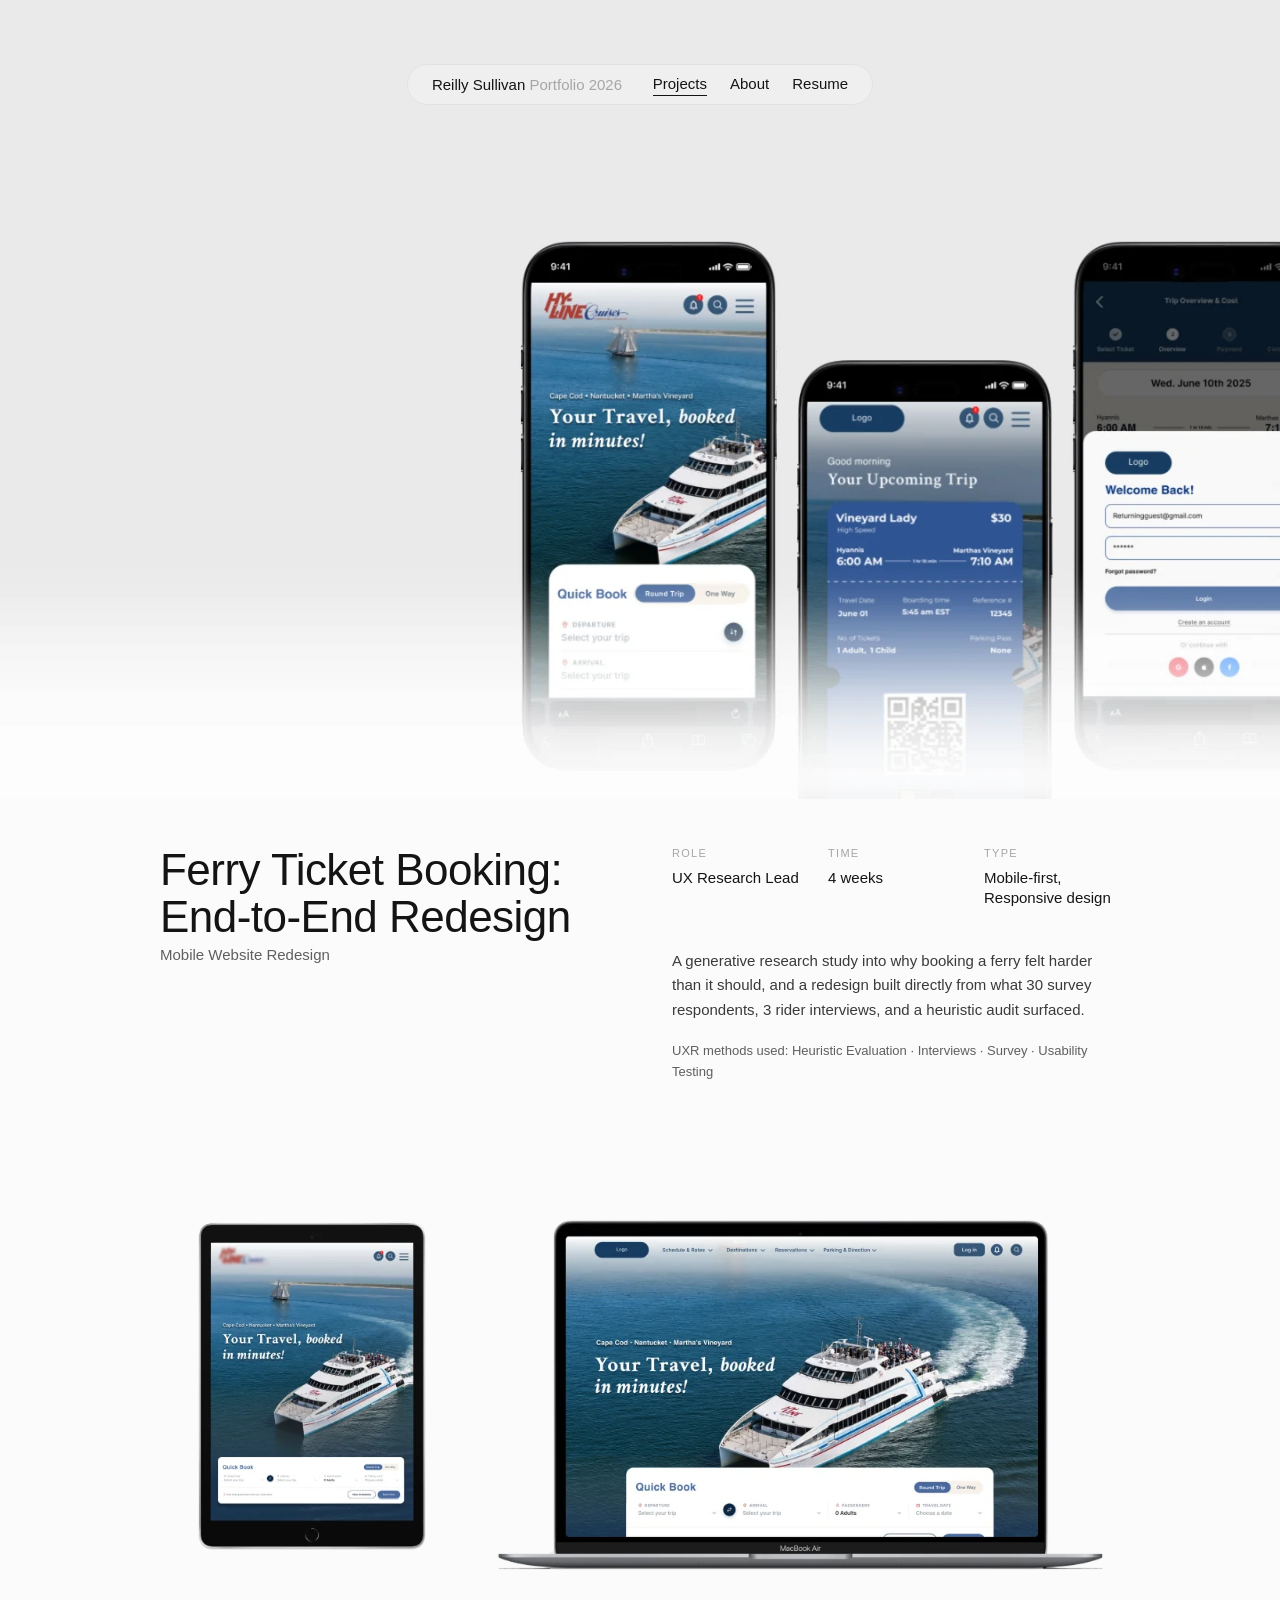
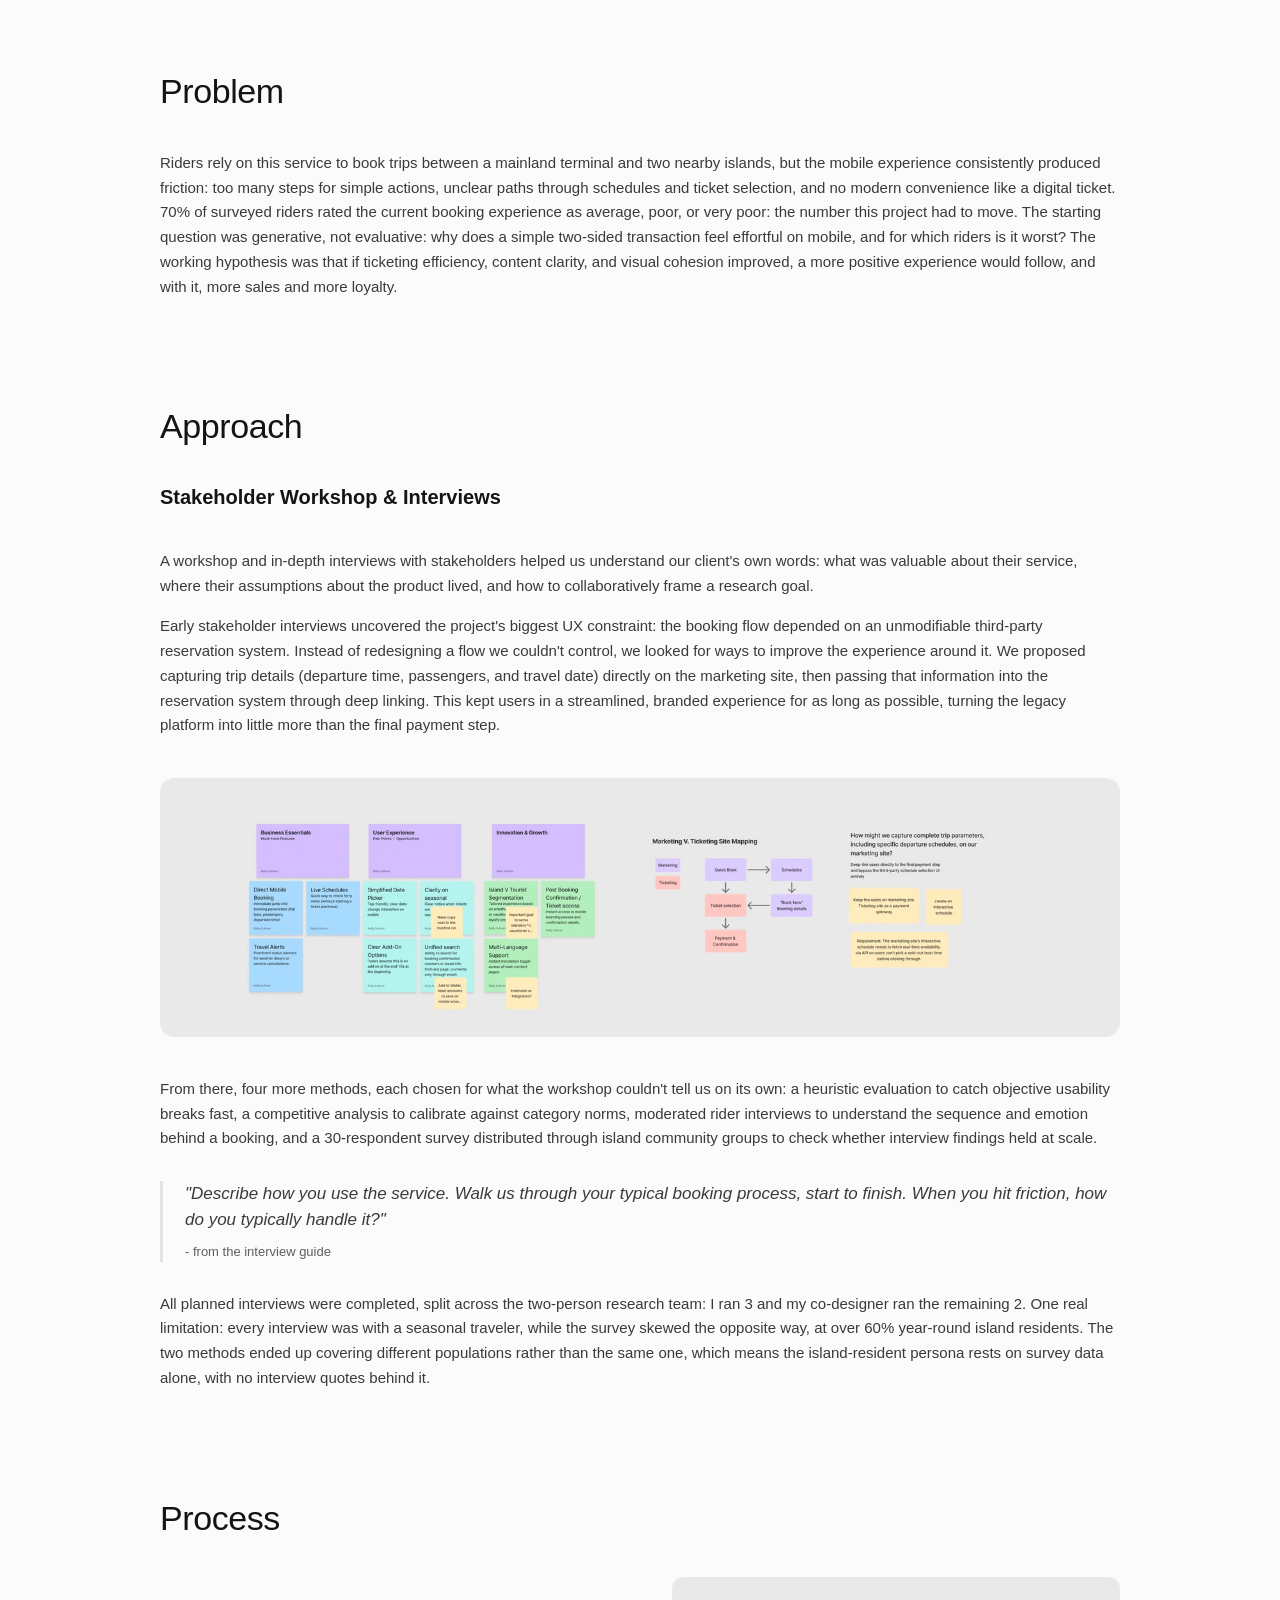
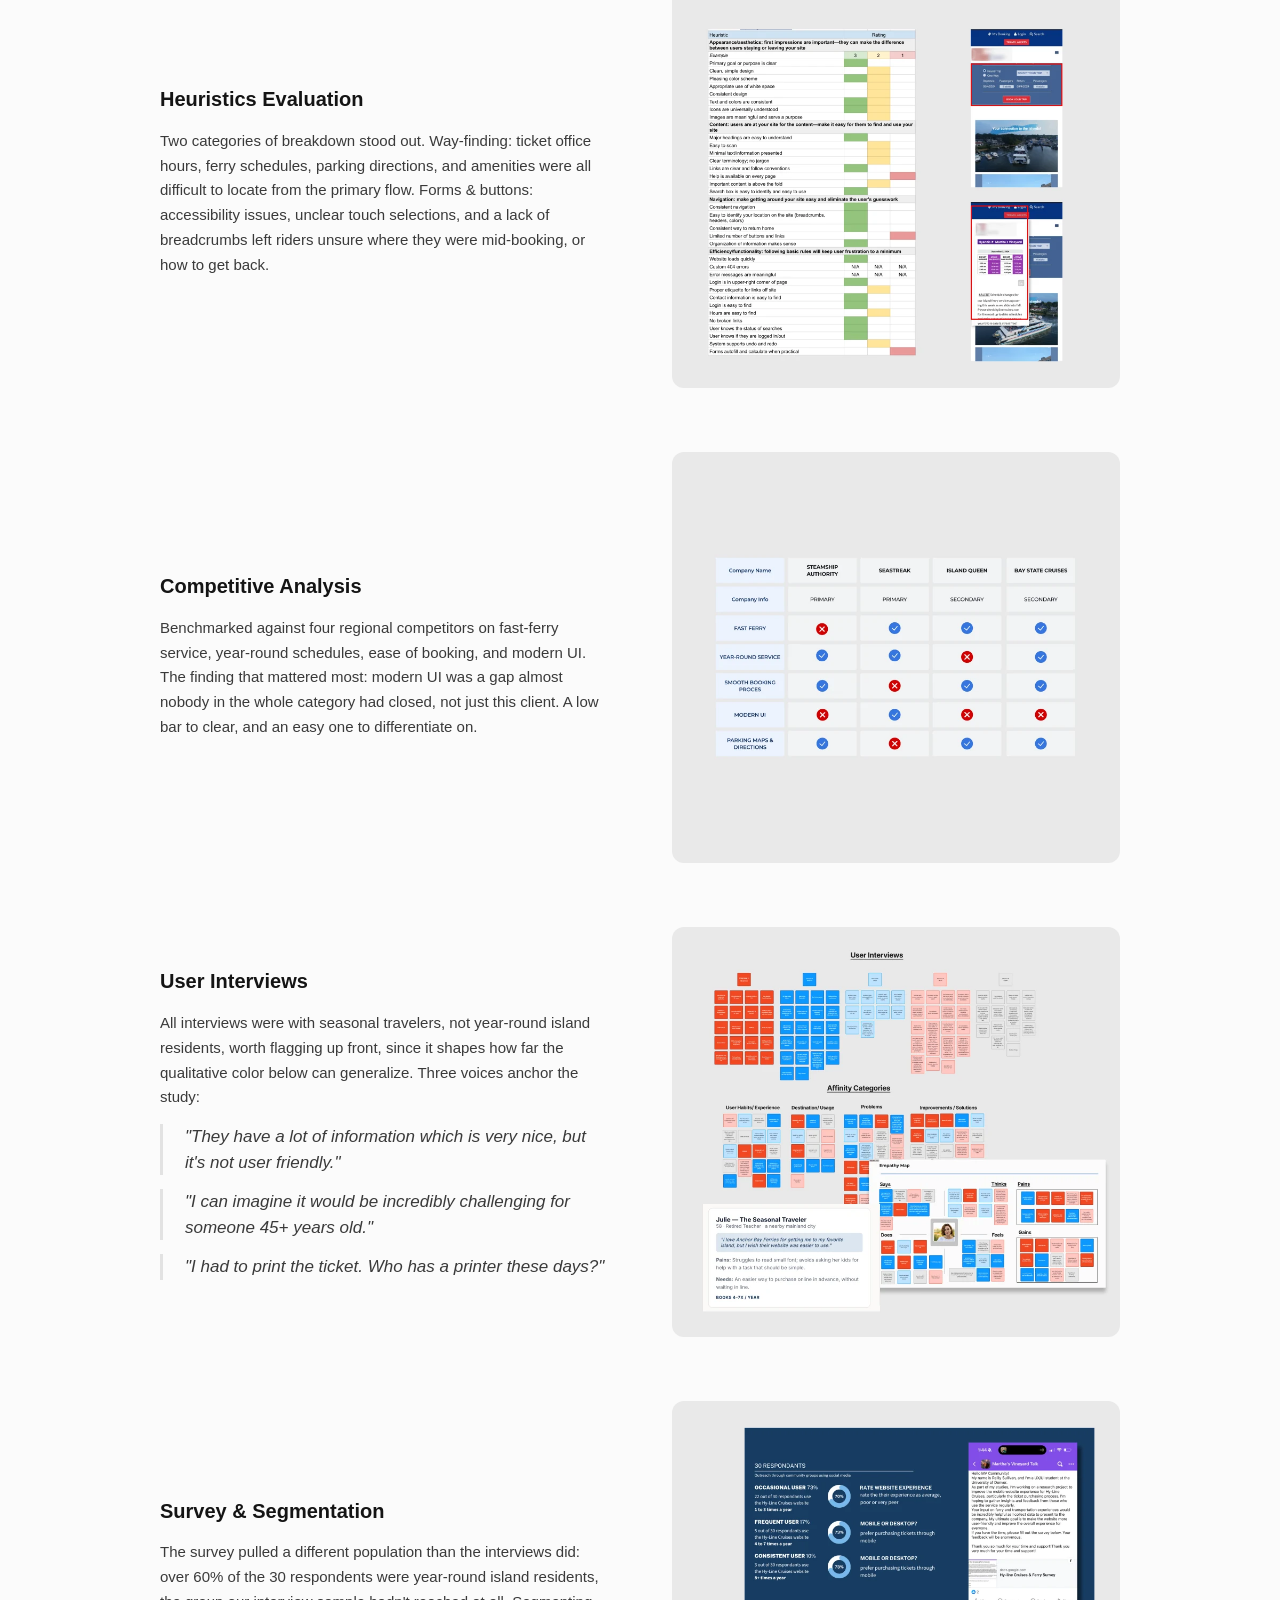
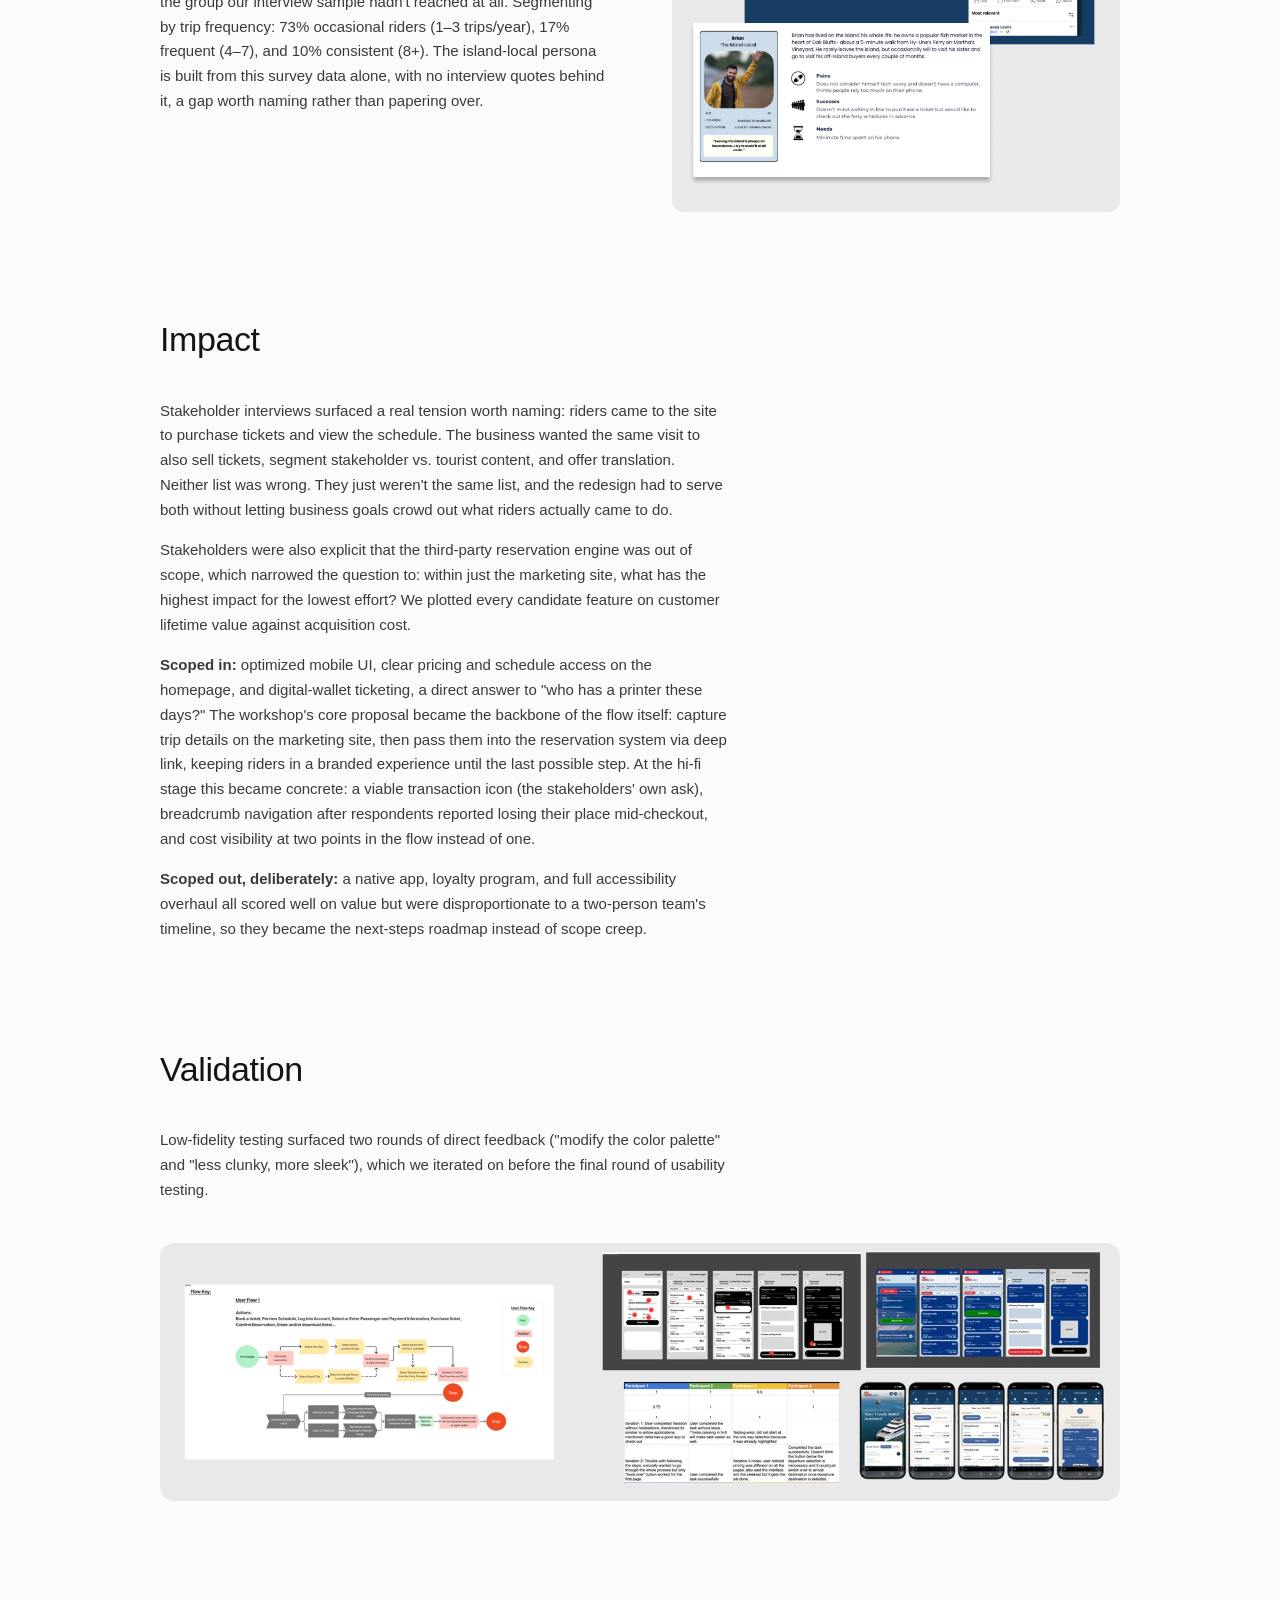
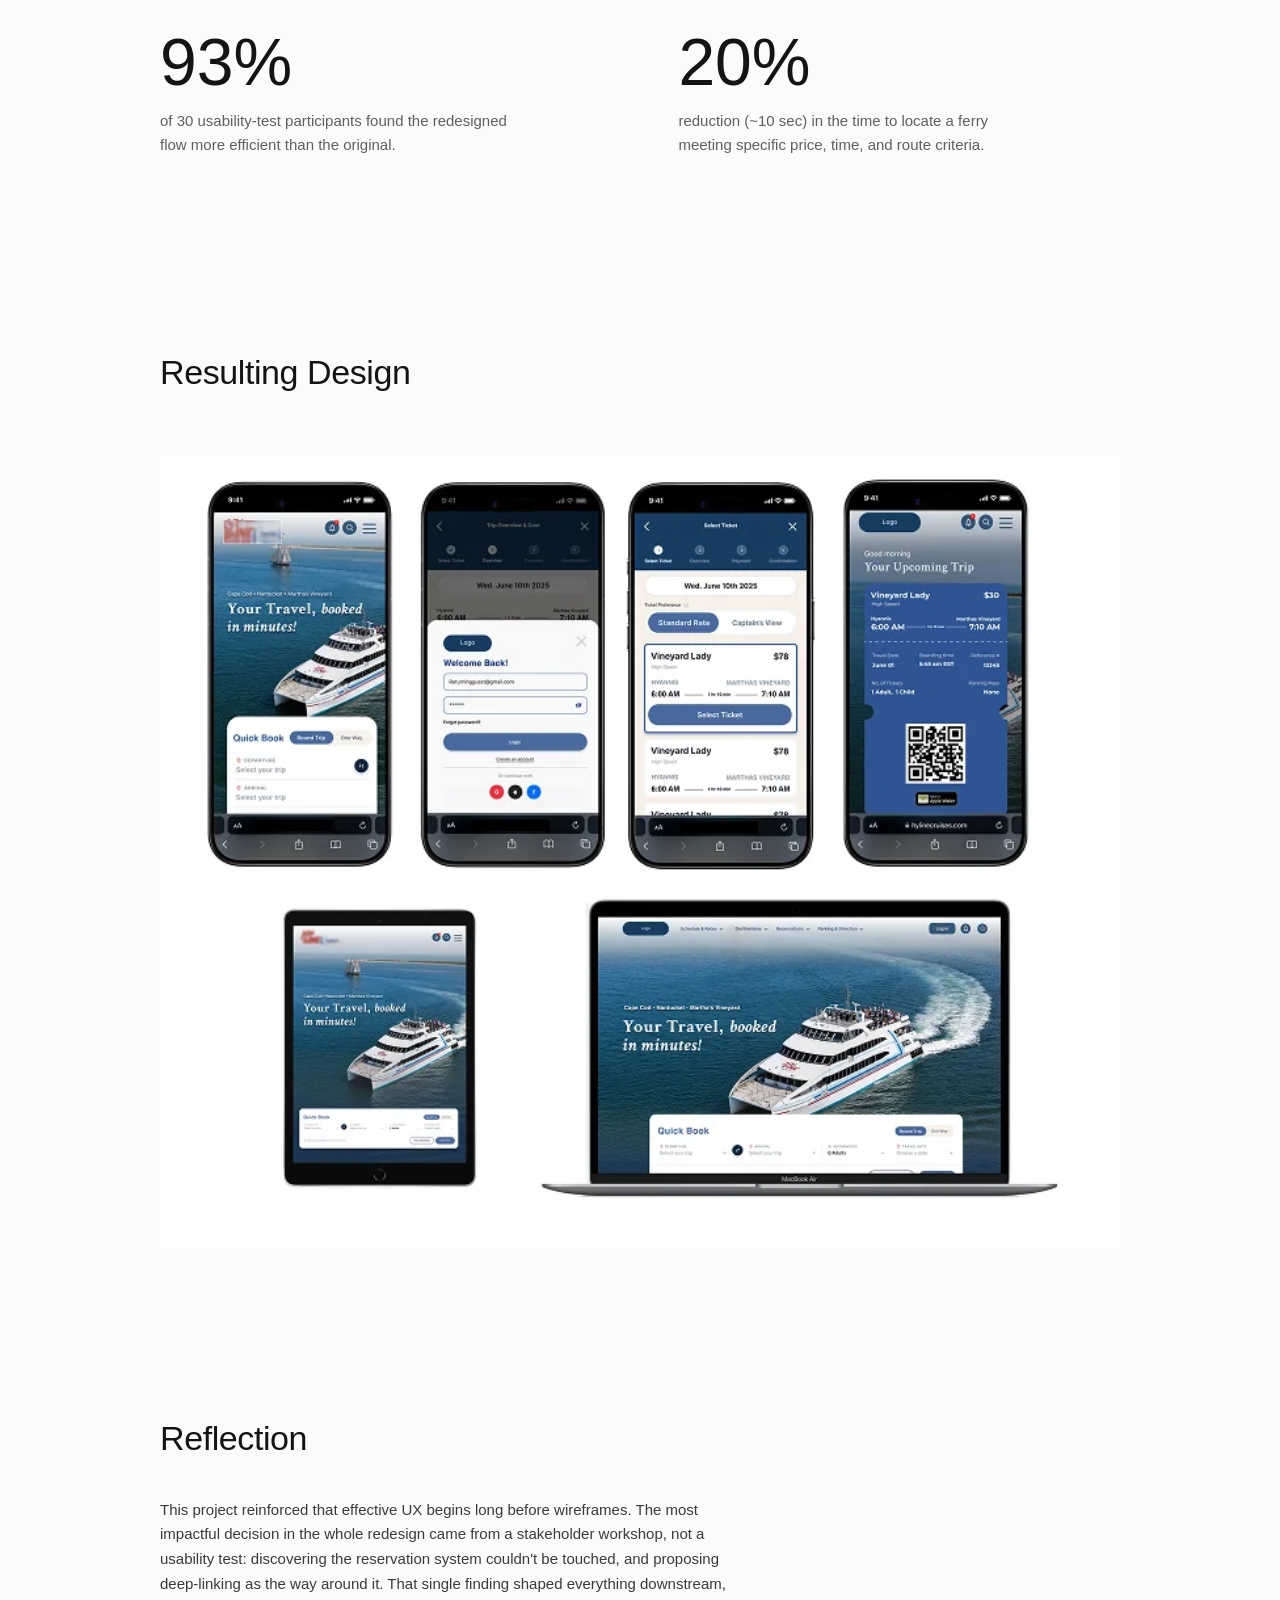
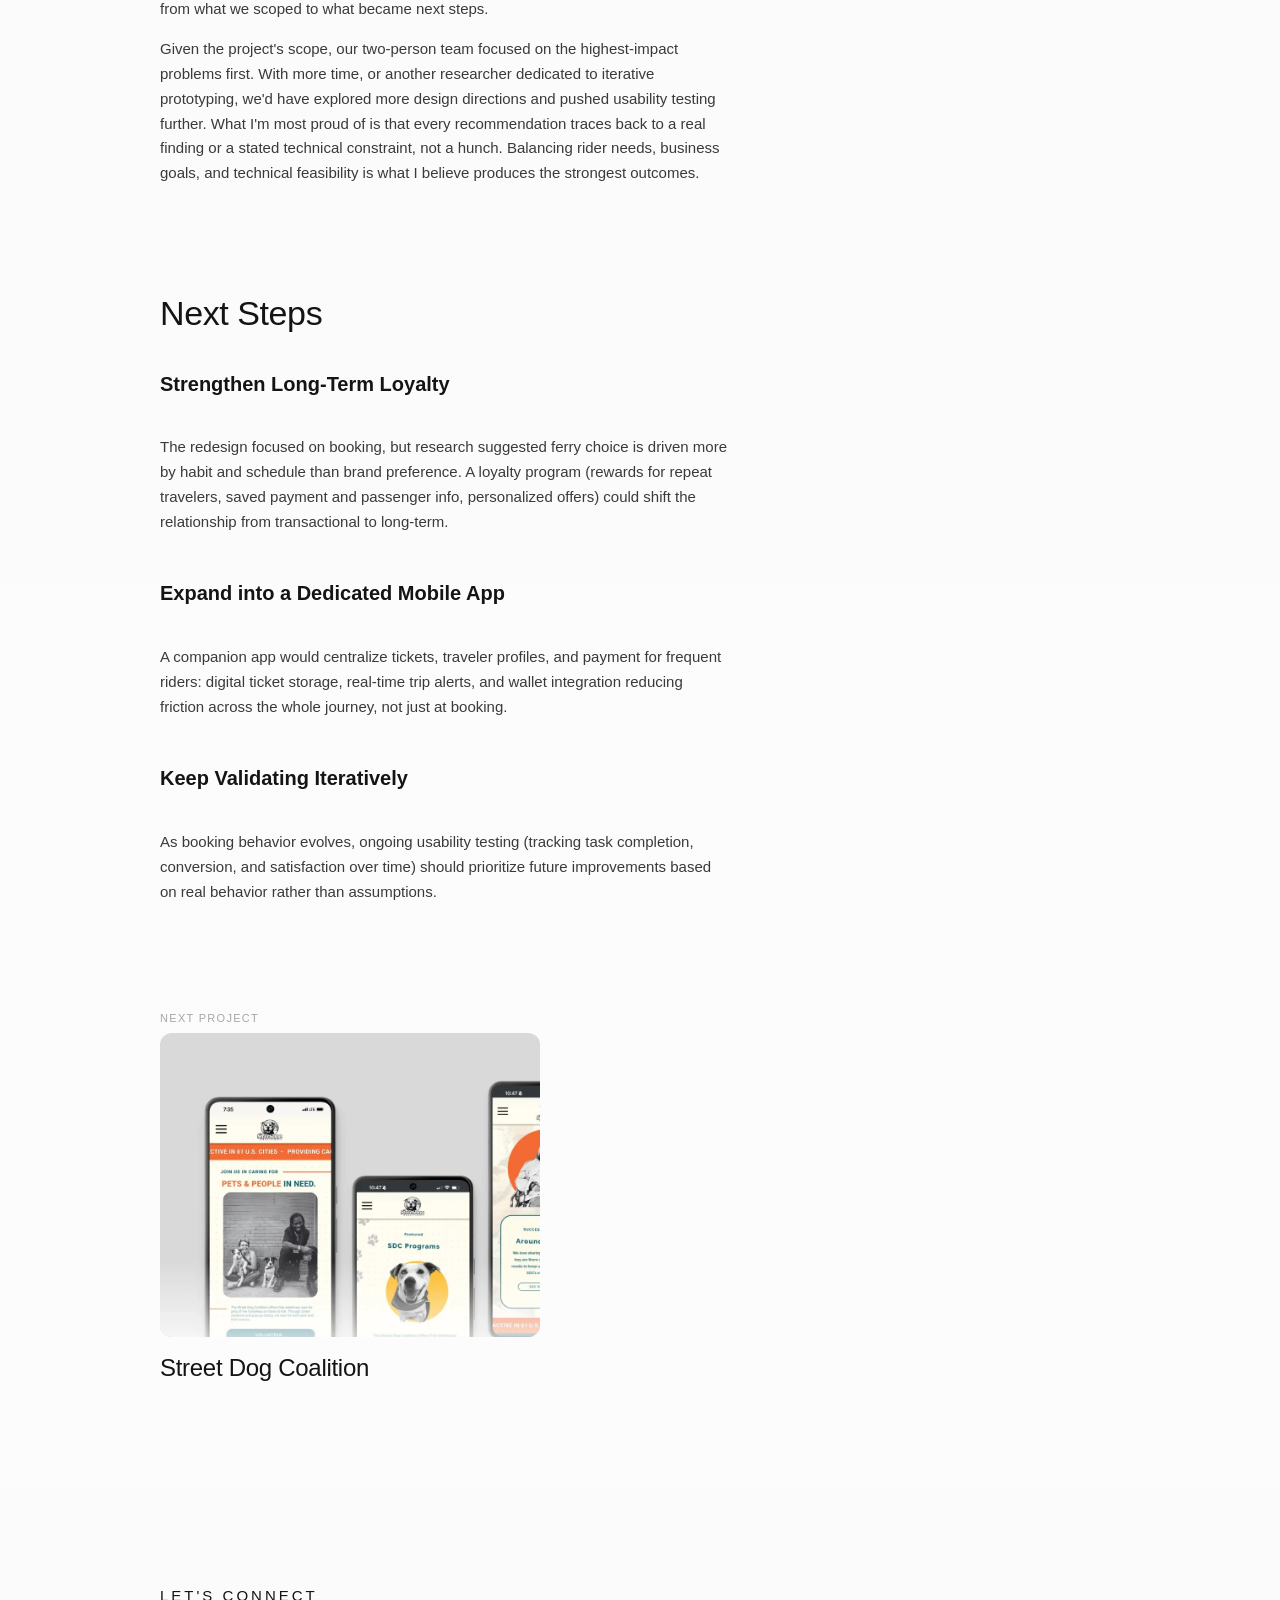
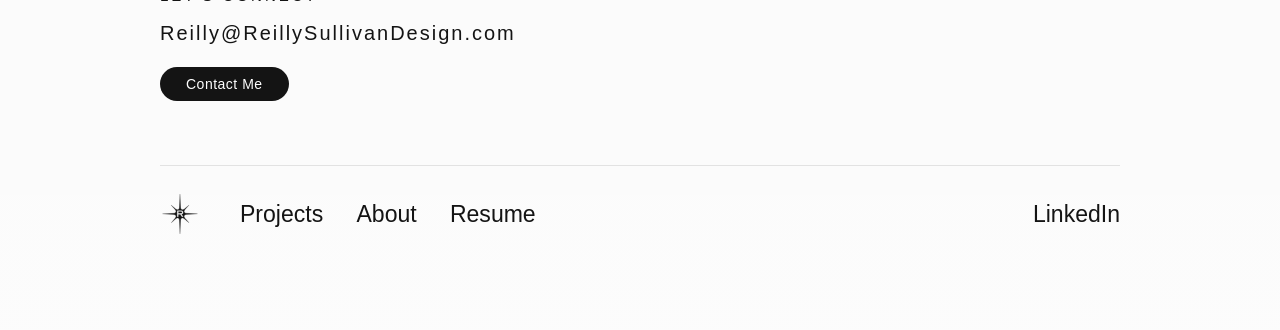
<file: work-transportation.html>
<!DOCTYPE html>
<html lang="en">
<head>
<meta charset="UTF-8" />
<meta name="viewport" content="width=device-width, initial-scale=1.0" />
<meta http-equiv="Content-Security-Policy" content="default-src 'self'; script-src 'self'; style-src 'self' 'unsafe-inline' https://fonts.googleapis.com; font-src 'self' https://fonts.gstatic.com; img-src 'self'; connect-src 'self'; base-uri 'self'; form-action 'self'; object-src 'none'" />
<meta name="referrer" content="strict-origin-when-cross-origin" />
<title>Ferry Ticket Booking: End-to-End Redesign - Reilly Sullivan</title>
<meta property="og:type" content="website" />
<meta property="og:url" content="https://reillysullivandesign.com/work-transportation.html" />
<meta property="og:title" content="Ferry Ticket Booking: End-to-End Redesign - Reilly Sullivan" />
<meta property="og:description" content="A UX research study and mobile redesign of a ferry booking experience." />
<meta property="og:image" content="https://reillysullivandesign.com/assets/favicon.png" />
<meta name="twitter:card" content="summary" />
<meta name="twitter:title" content="Ferry Ticket Booking: End-to-End Redesign - Reilly Sullivan" />
<meta name="twitter:description" content="A UX research study and mobile redesign of a ferry booking experience." />
<meta name="twitter:image" content="https://reillysullivandesign.com/assets/favicon.png" />
<link rel="icon" type="image/png" href="assets/favicon.png" />
<link rel="apple-touch-icon" href="assets/favicon.png" />
<link rel="preconnect" href="https://fonts.googleapis.com" />
<link rel="preconnect" href="https://fonts.gstatic.com" crossorigin />
<link href="https://fonts.googleapis.com/css2?family=Geist:wght@400;500;600&family=Inter:wght@400;500;600&display=swap" rel="stylesheet" />
<link rel="stylesheet" href="styles.css" />
</head>
<body>

  <header class="nav-shell nav-shell--float">
    <div class="wrap">
      <nav class="nav" aria-label="Primary">
        <a class="brand" href="index.html">Reilly Sullivan <span class="year">Portfolio 2026</span></a>
        <button class="nav-toggle" type="button" aria-expanded="false" aria-controls="primary-links" aria-label="Open menu"><span></span><span></span><span></span></button>
        <div class="nav-links" id="primary-links">
          <a href="projects.html" aria-current="page">Projects</a>
          <a href="resume.html">About</a>
          <a href="assets/ReillySullivan_UXUIResume_2026.pdf" target="_blank" rel="noopener">Resume</a>
        </div>
      </nav>
    </div>
  </header>

  <main>
    <!-- Hero -->
    <section class="wrap cs-top" aria-label="Project overview">
      <div class="cs-hero-media reveal">
        <img src="assets/tr-hero.webp" width="1440" height="899" loading="lazy" alt="Ferry booking redesign shown on phone screens">
      </div>

      <div class="cs-overview">
        <div class="cs-head reveal">
          <h1 class="cs-title">Ferry Ticket Booking: End-to-End Redesign</h1>
          <span class="cs-subtitle">Mobile Website Redesign</span>
        </div>

        <div class="cs-overview-details">
          <div class="cs-meta">
            <div>
              <p class="cs-meta-label">Role</p>
              <p class="cs-meta-value">UX Research Lead</p>
            </div>
            <div>
              <p class="cs-meta-label">Time</p>
              <p class="cs-meta-value">4 weeks</p>
            </div>
            <div>
              <p class="cs-meta-label">Type</p>
              <p class="cs-meta-value">Mobile-first, Responsive design</p>
            </div>
          </div>

          <div class="cs-intro reveal">
            <p>A generative research study into why booking a ferry felt harder than it should, and a redesign built directly from what 30 survey respondents, 3 rider interviews, and a heuristic audit surfaced.</p>
            <p style="color:var(--muted);font-size:13px;line-height:1.6;margin:0">UXR methods used: Heuristic Evaluation · Interviews · Survey · Usability Testing</p>
          </div>
        </div>
      </div>
    </section>

    <!-- Desktop / tablet showcase -->
    <section class="wrap" aria-label="Desktop and tablet views">
      <div class="cs-media-full reveal">
        <img src="assets/tr-desktop.webp" width="1228" height="519" loading="lazy" alt="Redesigned site on tablet and laptop">
      </div>
    </section>

    <!-- Problem -->
    <section class="wrap cs-section reveal" aria-labelledby="problem-h">
      <h2 class="cs-h" id="problem-h">Problem</h2>
      <p class="cs-text">Riders rely on this service to book trips between a mainland terminal and two nearby islands, but the mobile experience consistently produced friction: too many steps for simple actions, unclear paths through schedules and ticket selection, and no modern convenience like a digital ticket. 70% of surveyed riders rated the current booking experience as average, poor, or very poor: the number this project had to move. The starting question was generative, not evaluative: why does a simple two-sided transaction feel effortful on mobile, and for which riders is it worst? The working hypothesis was that if ticketing efficiency, content clarity, and visual cohesion improved, a more positive experience would follow, and with it, more sales and more loyalty.</p>
    </section>

    <!-- Approach -->
    <section class="wrap cs-section reveal" aria-labelledby="approach-h">
      <h2 class="cs-h" id="approach-h">Approach</h2>

      <h3 class="cs-h cs-h--sm">Stakeholder Workshop &amp; Interviews</h3>
      <p class="cs-text">A workshop and in-depth interviews with stakeholders helped us understand our client's own words: what was valuable about their service, where their assumptions about the product lived, and how to collaboratively frame a research goal.</p>
      <p class="cs-text" style="margin-top:16px">Early stakeholder interviews uncovered the project's biggest UX constraint: the booking flow depended on an unmodifiable third-party reservation system. Instead of redesigning a flow we couldn't control, we looked for ways to improve the experience around it. We proposed capturing trip details (departure time, passengers, and travel date) directly on the marketing site, then passing that information into the reservation system through deep linking. This kept users in a streamlined, branded experience for as long as possible, turning the legacy platform into little more than the final payment step.</p>

      <div class="cs-figure" style="aspect-ratio:1136/306;margin:clamp(24px,4vw,40px) 0"><img src="assets/tr-affinity.webp" loading="lazy" alt="Stakeholder workshop and affinity mapping"></div>

      <p class="cs-text">From there, four more methods, each chosen for what the workshop couldn't tell us on its own: a heuristic evaluation to catch objective usability breaks fast, a competitive analysis to calibrate against category norms, moderated rider interviews to understand the sequence and emotion behind a booking, and a 30-respondent survey distributed through island community groups to check whether interview findings held at scale.</p>

      <blockquote class="cs-quote">"Describe how you use the service. Walk us through your typical booking process, start to finish. When you hit friction, how do you typically handle it?"<cite>- from the interview guide</cite></blockquote>

      <p class="cs-text">All planned interviews were completed, split across the two-person research team: I ran 3 and my co-designer ran the remaining 2. One real limitation: every interview was with a seasonal traveler, while the survey skewed the opposite way, at over 60% year-round island residents. The two methods ended up covering different populations rather than the same one, which means the island-resident persona rests on survey data alone, with no interview quotes behind it.</p>
    </section>

    <!-- Process -->
    <section class="wrap cs-section reveal" aria-labelledby="process-h">
      <h2 class="cs-h" id="process-h">Process</h2>

      <div class="cs-split" style="margin-bottom:clamp(40px,6vw,64px)">
        <div class="cs-split-text">
          <h3 class="cs-h cs-h--sm">Heuristics Evaluation</h3>
          <p class="cs-text">Two categories of breakdown stood out. Way-finding: ticket office hours, ferry schedules, parking directions, and amenities were all difficult to locate from the primary flow. Forms &amp; buttons: accessibility issues, unclear touch selections, and a lack of breadcrumbs left riders unsure where they were mid-booking, or how to get back.</p>
        </div>
        <div class="cs-split-media">
          <div class="cs-figure" style="aspect-ratio:420/385"><img src="assets/tr-heuristics.webp" loading="lazy" alt="Heuristic evaluation"></div>
        </div>
      </div>

      <div class="cs-split" style="margin-bottom:clamp(40px,6vw,64px)">
        <div class="cs-split-text">
          <h3 class="cs-h cs-h--sm">Competitive Analysis</h3>
          <p class="cs-text">Benchmarked against four regional competitors on fast-ferry service, year-round schedules, ease of booking, and modern UI. The finding that mattered most: modern UI was a gap almost nobody in the whole category had closed, not just this client. A low bar to clear, and an easy one to differentiate on.</p>
        </div>
        <div class="cs-split-media">
          <div class="cs-figure" style="aspect-ratio:420/385"><img src="assets/tr-competitive.webp" loading="lazy" alt="Competitive analysis"></div>
        </div>
      </div>

      <div class="cs-split" style="margin-bottom:clamp(40px,6vw,64px)">
        <div class="cs-split-text">
          <h3 class="cs-h cs-h--sm">User Interviews</h3>
          <p class="cs-text">All interviews were with seasonal travelers, not year-round island residents, worth flagging up front, since it shapes how far the qualitative color below can generalize. Three voices anchor the study:</p>
          <blockquote class="cs-quote cs-quote--tight">"They have a lot of information which is very nice, but it's not user friendly."</blockquote>
          <blockquote class="cs-quote cs-quote--tight">"I can imagine it would be incredibly challenging for someone 45+ years old."</blockquote>
          <blockquote class="cs-quote cs-quote--tight">"I had to print the ticket. Who has a printer these days?"</blockquote>
        </div>
        <div class="cs-split-media">
          <div class="cs-figure" style="aspect-ratio:420/385"><img src="assets/tr-interviews.webp" loading="lazy" alt="Interview synthesis"></div>
        </div>
      </div>

      <div class="cs-split">
        <div class="cs-split-text">
          <h3 class="cs-h cs-h--sm">Survey &amp; Segmentation</h3>
          <p class="cs-text">The survey pulled a different population than the interviews did: over 60% of the 30 respondents were year-round island residents, the group our interview sample hadn't reached at all. Segmenting by trip frequency: 73% occasional riders (1–3 trips/year), 17% frequent (4–7), and 10% consistent (8+). The island-local persona is built from this survey data alone, with no interview quotes behind it, a gap worth naming rather than papering over.</p>
        </div>
        <div class="cs-split-media">
          <div class="cs-figure" style="aspect-ratio:420/385"><img src="assets/tr-survey.webp" loading="lazy" alt="Survey and segmentation"></div>
        </div>
      </div>
    </section>

    <!-- Impact -->
    <section class="wrap cs-section reveal" aria-labelledby="impact-h">
      <h2 class="cs-h" id="impact-h">Impact</h2>
      <p class="cs-text">Stakeholder interviews surfaced a real tension worth naming: riders came to the site to purchase tickets and view the schedule. The business wanted the same visit to also sell tickets, segment stakeholder vs. tourist content, and offer translation. Neither list was wrong. They just weren't the same list, and the redesign had to serve both without letting business goals crowd out what riders actually came to do.</p>
      <p class="cs-text" style="margin-top:16px">Stakeholders were also explicit that the third-party reservation engine was out of scope, which narrowed the question to: within just the marketing site, what has the highest impact for the lowest effort? We plotted every candidate feature on customer lifetime value against acquisition cost.</p>
      <p class="cs-text" style="margin-top:16px"><strong>Scoped in:</strong> optimized mobile UI, clear pricing and schedule access on the homepage, and digital-wallet ticketing, a direct answer to "who has a printer these days?" The workshop's core proposal became the backbone of the flow itself: capture trip details on the marketing site, then pass them into the reservation system via deep link, keeping riders in a branded experience until the last possible step. At the hi-fi stage this became concrete: a viable transaction icon (the stakeholders' own ask), breadcrumb navigation after respondents reported losing their place mid-checkout, and cost visibility at two points in the flow instead of one.</p>
      <p class="cs-text" style="margin-top:16px"><strong>Scoped out, deliberately:</strong> a native app, loyalty program, and full accessibility overhaul all scored well on value but were disproportionate to a two-person team's timeline, so they became the next-steps roadmap instead of scope creep.</p>
    </section>

    <!-- Validation -->
    <section class="wrap cs-section reveal" aria-labelledby="validation-h">
      <h2 class="cs-h" id="validation-h">Validation</h2>
      <p class="cs-text">Low-fidelity testing surfaced two rounds of direct feedback ("modify the color palette" and "less clunky, more sleek"), which we iterated on before the final round of usability testing.</p>
      <div class="cs-figure" style="aspect-ratio:1136/306;margin:clamp(24px,4vw,40px) 0"><img src="assets/tr-validation.webp" loading="lazy" alt="User flow and validation"></div>
      <div class="cs-stats">
        <div class="reveal">
          <p class="cs-stat-num">93%</p>
          <p class="cs-stat-desc">of 30 usability-test participants found the redesigned flow more efficient than the original.</p>
        </div>
        <div class="reveal">
          <p class="cs-stat-num">20%</p>
          <p class="cs-stat-desc">reduction (~10 sec) in the time to locate a ferry meeting specific price, time, and route criteria.</p>
        </div>
      </div>
    </section>

    <!-- Resulting Design -->
    <section class="wrap cs-section" aria-labelledby="result-h">
      <h2 class="cs-h" id="result-h">Resulting Design</h2>
      <div class="cs-media-full reveal">
        <img src="assets/tr-final.webp" width="732" height="603" loading="lazy" alt="Final redesigned screens">
      </div>
    </section>

    <!-- Reflection -->
    <section class="wrap cs-section reveal" aria-labelledby="reflection-h">
      <h2 class="cs-h" id="reflection-h">Reflection</h2>
      <p class="cs-text">This project reinforced that effective UX begins long before wireframes. The most impactful decision in the whole redesign came from a stakeholder workshop, not a usability test: discovering the reservation system couldn't be touched, and proposing deep-linking as the way around it. That single finding shaped everything downstream, from what we scoped to what became next steps.</p>
      <p class="cs-text" style="margin-top:16px">Given the project's scope, our two-person team focused on the highest-impact problems first. With more time, or another researcher dedicated to iterative prototyping, we'd have explored more design directions and pushed usability testing further. What I'm most proud of is that every recommendation traces back to a real finding or a stated technical constraint, not a hunch. Balancing rider needs, business goals, and technical feasibility is what I believe produces the strongest outcomes.</p>
    </section>

    <!-- Next steps -->
    <section class="wrap cs-section reveal" aria-labelledby="next-h">
      <h2 class="cs-h" id="next-h">Next Steps</h2>
      <div class="cs-next">
        <div>
          <h3 class="cs-h cs-h--sm">Strengthen Long-Term Loyalty</h3>
          <p class="cs-text">The redesign focused on booking, but research suggested ferry choice is driven more by habit and schedule than brand preference. A loyalty program (rewards for repeat travelers, saved payment and passenger info, personalized offers) could shift the relationship from transactional to long-term.</p>
        </div>
        <div>
          <h3 class="cs-h cs-h--sm">Expand into a Dedicated Mobile App</h3>
          <p class="cs-text">A companion app would centralize tickets, traveler profiles, and payment for frequent riders: digital ticket storage, real-time trip alerts, and wallet integration reducing friction across the whole journey, not just at booking.</p>
        </div>
        <div>
          <h3 class="cs-h cs-h--sm">Keep Validating Iteratively</h3>
          <p class="cs-text">As booking behavior evolves, ongoing usability testing (tracking task completion, conversion, and satisfaction over time) should prioritize future improvements based on real behavior rather than assumptions.</p>
        </div>
      </div>
    </section>

    <!-- Next Project -->
    <section class="wrap cs-section reveal" aria-label="Next project">
      <p class="cs-meta-label">Next Project</p>
      <a class="case-link cs-next-project" href="work-sdc.html">
        <div class="case-thumb">
          <img src="assets/thumb-sdc.webp" width="900" height="800" loading="lazy" alt="Street Dog Coalition site shown on three phone screens" />
        </div>
        <h2 class="case-title">Street Dog Coalition</h2>
      </a>
    </section>
  </main>

  <footer>
    <div class="wrap">
      <p class="connect-eyebrow">Let's Connect</p>
      <p class="connect-email">Reilly@ReillySullivanDesign.com</p>
      <a class="contact-btn" href="mailto:Reilly@ReillySullivanDesign.com">Contact Me</a>

      <hr class="footer-rule" />

      <div class="footer-bottom">
        <img class="footer-star" src="assets/footer-logo.png" width="120" height="120" alt="Reilly Sullivan logo" />
        <div class="footer-nav">
          <a href="projects.html">Projects</a>
          <a href="resume.html">About</a>
          <a href="assets/ReillySullivan_UXUIResume_2026.pdf" target="_blank" rel="noopener">Resume</a>
        </div>
        <a class="footer-linkedin" href="https://www.linkedin.com/in/reilly-sullivan-91a044123/" target="_blank" rel="noopener">LinkedIn</a>
      </div>
    </div>
  </footer>

  <script src="app.js" defer></script>
</body>
</html>
</file>
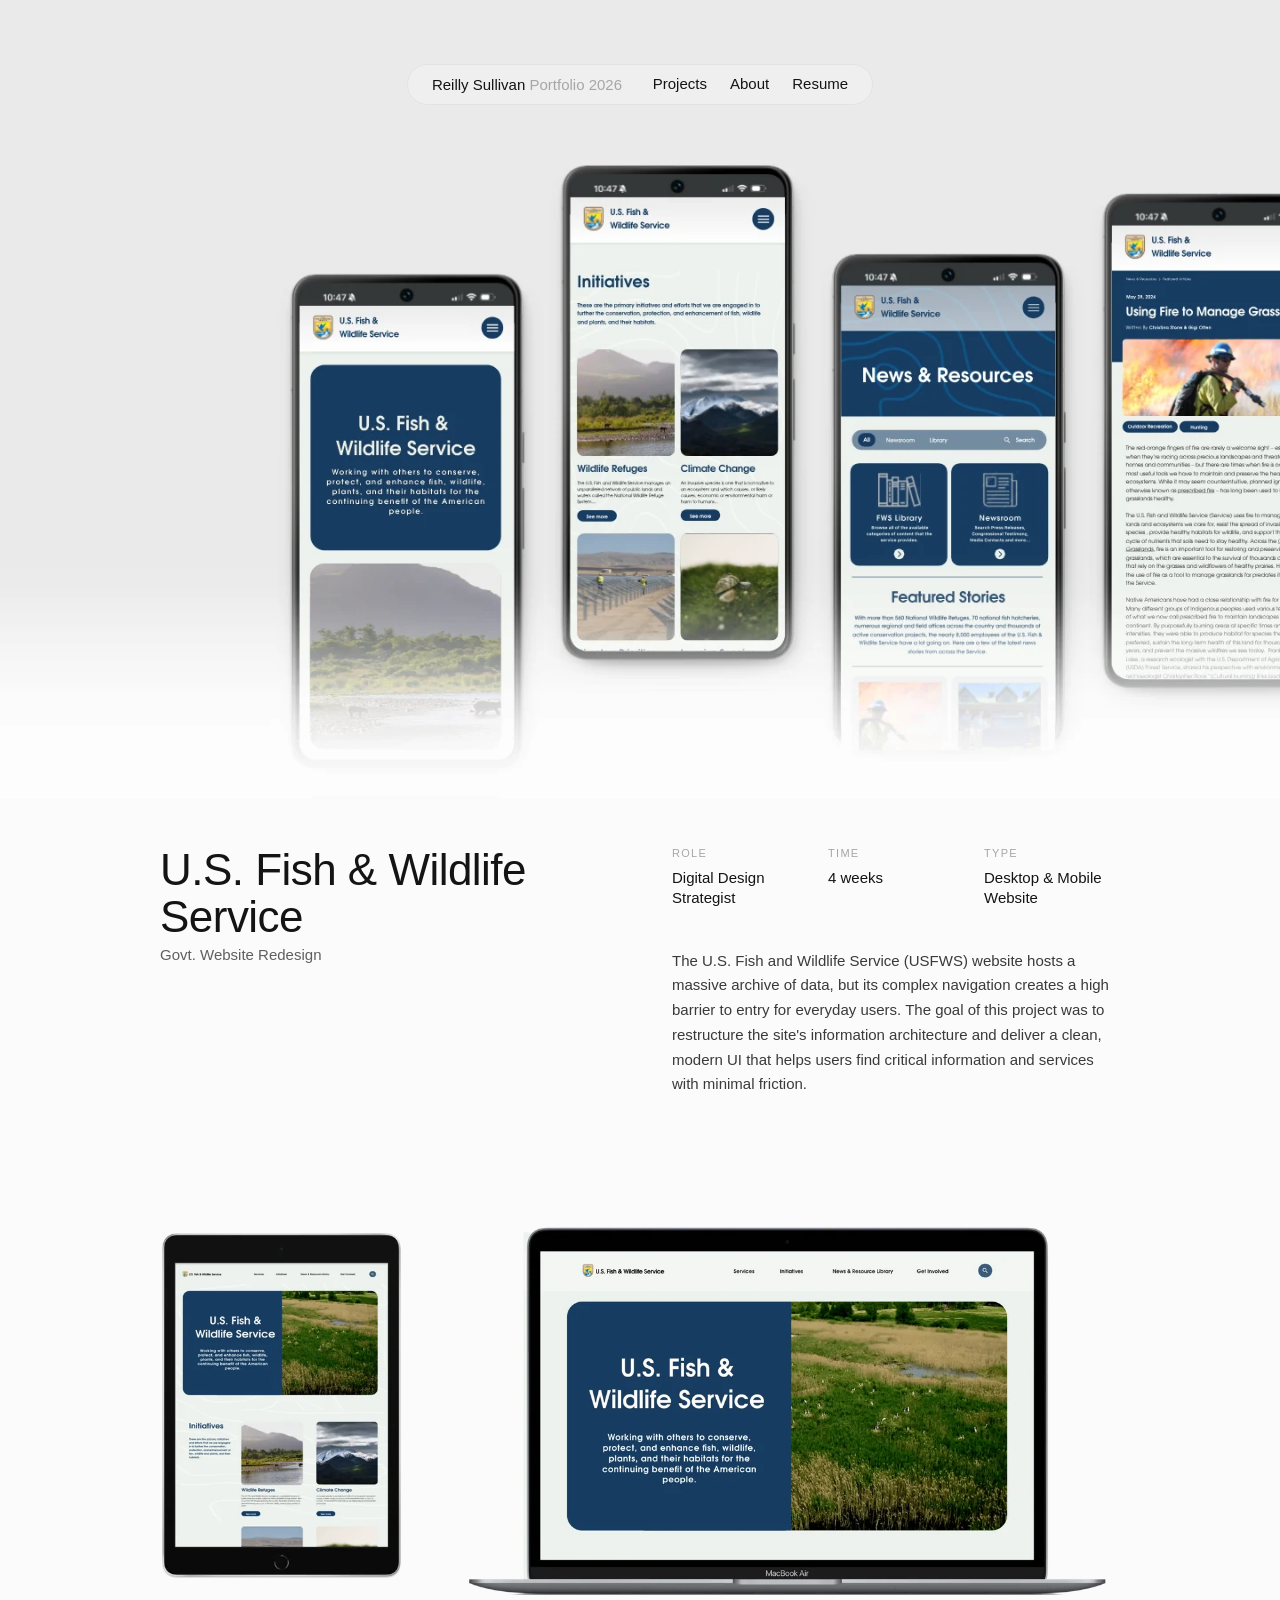
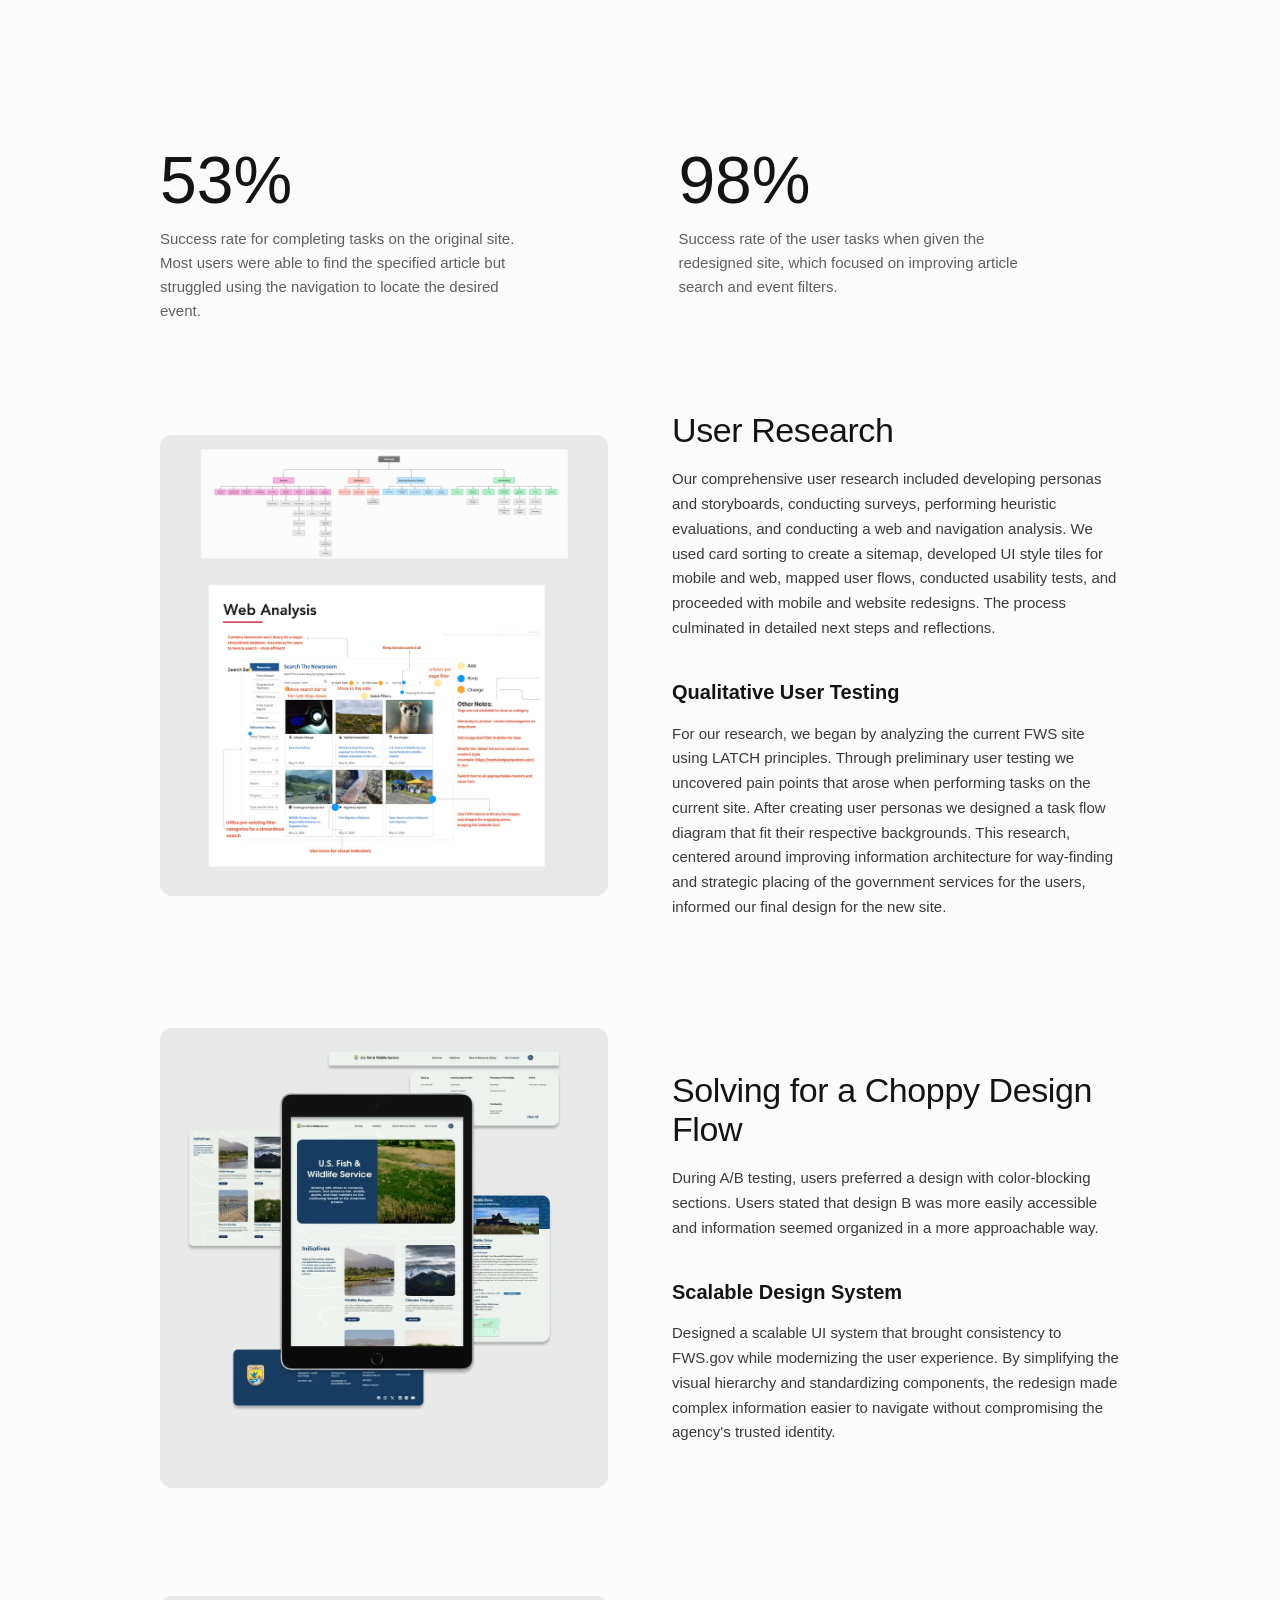
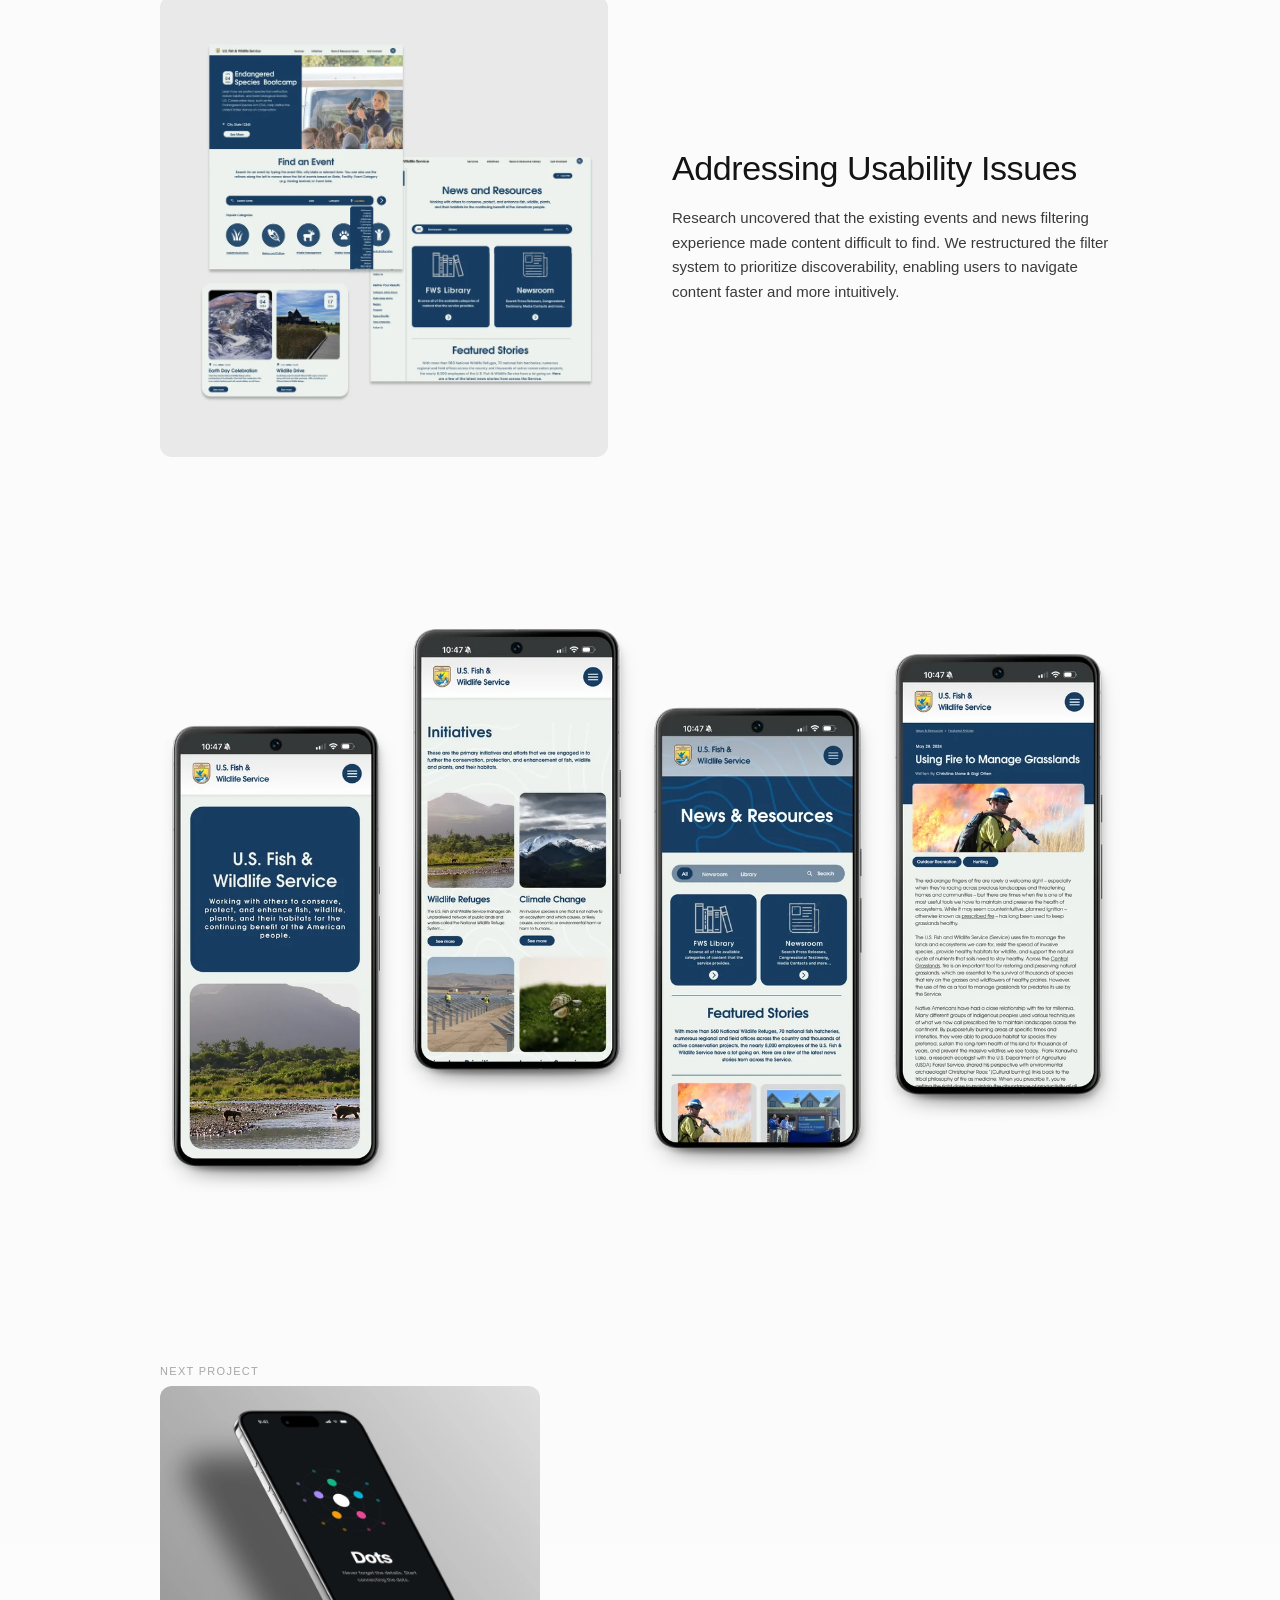
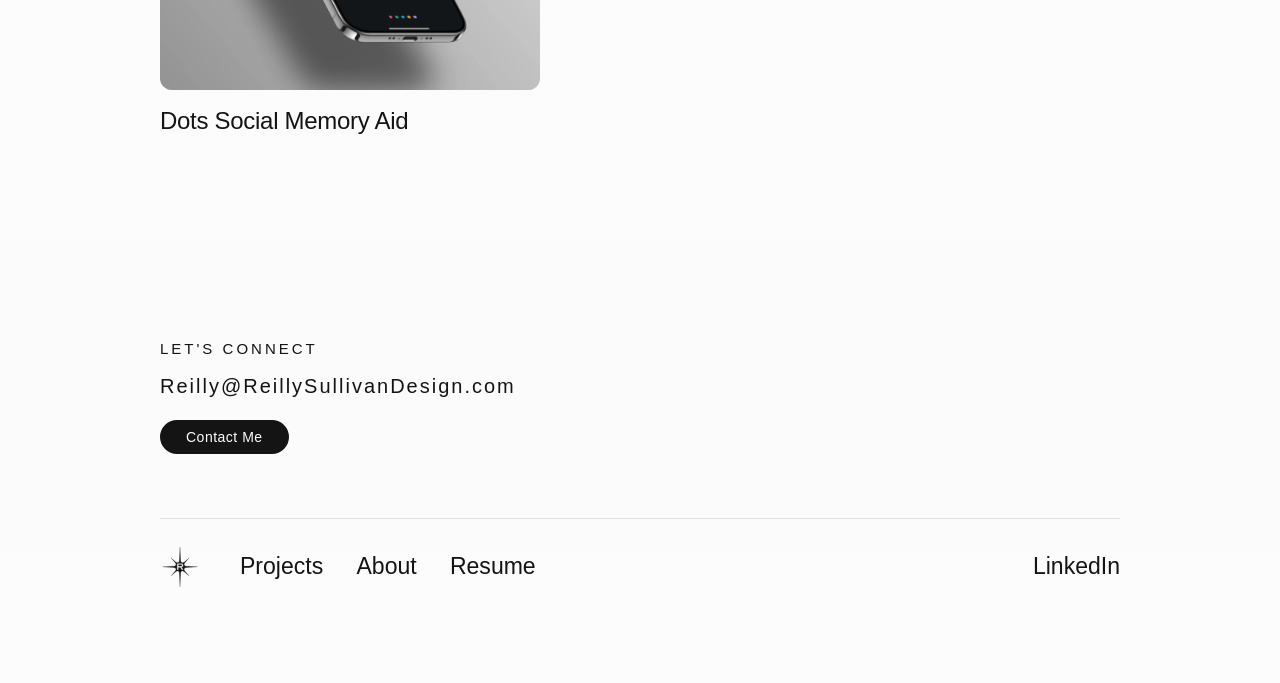
<file: work-usfws.html>
<!DOCTYPE html>
<html lang="en">
<head>
<meta charset="UTF-8" />
<meta name="viewport" content="width=device-width, initial-scale=1.0" />
<meta http-equiv="Content-Security-Policy" content="default-src 'self'; script-src 'self'; style-src 'self' 'unsafe-inline' https://fonts.googleapis.com; font-src 'self' https://fonts.gstatic.com; img-src 'self'; connect-src 'self'; base-uri 'self'; form-action 'self'; object-src 'none'" />
<meta name="referrer" content="strict-origin-when-cross-origin" />
<title>U.S. Fish &amp; Wildlife Service - Reilly Sullivan</title>
<meta property="og:type" content="website" />
<meta property="og:url" content="https://reillysullivandesign.com/work-usfws.html" />
<meta property="og:title" content="U.S. Fish &amp; Wildlife Service - Reilly Sullivan" />
<meta property="og:description" content="Information architecture and UI redesign for the U.S. Fish &amp; Wildlife Service website." />
<meta property="og:image" content="https://reillysullivandesign.com/assets/favicon.png" />
<meta name="twitter:card" content="summary" />
<meta name="twitter:title" content="U.S. Fish &amp; Wildlife Service - Reilly Sullivan" />
<meta name="twitter:description" content="Information architecture and UI redesign for the U.S. Fish &amp; Wildlife Service website." />
<meta name="twitter:image" content="https://reillysullivandesign.com/assets/favicon.png" />
<link rel="preconnect" href="https://fonts.googleapis.com" />
<link rel="preconnect" href="https://fonts.gstatic.com" crossorigin />
<link href="https://fonts.googleapis.com/css2?family=Geist:wght@400;500;600&family=Inter:wght@400;500;600&display=swap" rel="stylesheet" />
<link rel="icon" type="image/png" href="assets/favicon.png" />
<link rel="apple-touch-icon" href="assets/favicon.png" />
<link rel="stylesheet" href="styles.css" />
</head>
<body>

  <header class="nav-shell nav-shell--float">
    <div class="wrap">
      <nav class="nav" aria-label="Primary">
        <a class="brand" href="index.html">Reilly Sullivan <span class="year">Portfolio 2026</span></a>
        <button class="nav-toggle" type="button" aria-expanded="false" aria-controls="primary-links" aria-label="Open menu"><span></span><span></span><span></span></button>
        <div class="nav-links" id="primary-links">
          <a href="projects.html">Projects</a>
          <a href="resume.html">About</a>
          <a href="assets/ReillySullivan_UXUIResume_2026.pdf" target="_blank" rel="noopener">Resume</a>
        </div>
      </nav>
    </div>
  </header>

  <main>
    <!-- Hero -->
    <section class="wrap cs-top" aria-label="Project overview">
      <div class="cs-hero-media reveal"><img src="assets/usfws-hero.webp" width="1440" height="899" loading="lazy" alt="U.S. Fish &amp; Wildlife Service redesign shown across phone screens"></div>

      <div class="cs-overview">
        <div class="cs-head reveal">
          <h1 class="cs-title">U.S. Fish &amp; Wildlife Service</h1>
          <span class="cs-subtitle">Govt. Website Redesign</span>
        </div>

        <div class="cs-overview-details">
          <div class="cs-meta">
            <div>
              <p class="cs-meta-label">Role</p>
              <p class="cs-meta-value">Digital Design Strategist</p>
            </div>
            <div>
              <p class="cs-meta-label">Time</p>
              <p class="cs-meta-value">4 weeks</p>
            </div>
            <div>
              <p class="cs-meta-label">Type</p>
              <p class="cs-meta-value">Desktop &amp; Mobile Website</p>
            </div>
          </div>

          <div class="cs-intro reveal">
            <p>The U.S. Fish and Wildlife Service (USFWS) website hosts a massive archive of data, but its complex navigation creates a high barrier to entry for everyday users. The goal of this project was to restructure the site's information architecture and deliver a clean, modern UI that helps users find critical information and services with minimal friction.</p>
          </div>
        </div>
      </div>
    </section>

    <!-- Desktop / tablet showcase -->
    <section class="wrap" aria-label="Desktop and tablet views">
      <div class="cs-media-full reveal"><img src="assets/usfws-desktop.webp" width="1500" height="590" loading="lazy" alt="Redesigned homepage on tablet and laptop"></div>
    </section>

    <!-- Stats -->
    <section class="wrap" aria-label="Results">
      <div class="cs-stats">
        <div class="reveal">
          <p class="cs-stat-num">53%</p>
          <p class="cs-stat-desc">Success rate for completing tasks on the original site. Most users were able to find the specified article but struggled using the navigation to locate the desired event.</p>
        </div>
        <div class="reveal">
          <p class="cs-stat-num">98%</p>
          <p class="cs-stat-desc">Success rate of the user tasks when given the redesigned site, which focused on improving article search and event filters.</p>
        </div>
      </div>
    </section>

    <!-- User Research -->
    <section class="wrap cs-section reveal" aria-labelledby="research-h">
      <div class="cs-split">
        <div class="cs-split-media">
          <div class="cs-figure" style="aspect-ratio:1000/1029"><img src="assets/usfws-research.webp" loading="lazy" alt="Sitemap and web analysis annotations"></div>
        </div>
        <div class="cs-split-text">
          <h2 class="cs-h" id="research-h">User Research</h2>
          <p class="cs-text">Our comprehensive user research included developing personas and storyboards, conducting surveys, performing heuristic evaluations, and conducting a web and navigation analysis. We used card sorting to create a sitemap, developed UI style tiles for mobile and web, mapped user flows, conducted usability tests, and proceeded with mobile and website redesigns. The process culminated in detailed next steps and reflections.</p>

          <h3 class="cs-h cs-h--sm" style="margin-top:clamp(28px,4vw,40px)">Qualitative User Testing</h3>
          <p class="cs-text">For our research, we began by analyzing the current FWS site using LATCH principles. Through preliminary user testing we uncovered pain points that arose when performing tasks on the current site. After creating user personas we designed a task flow diagram that fit their respective backgrounds. This research, centered around improving information architecture for way-finding and strategic placing of the government services for the users, informed our final design for the new site.</p>
        </div>
      </div>
    </section>

    <!-- Choppy design flow -->
    <section class="wrap cs-section reveal" aria-labelledby="flow-h">
      <div class="cs-split">
        <div class="cs-split-media">
          <div class="cs-figure" style="aspect-ratio:1000/1029"><img src="assets/usfws-flow.webp" loading="lazy" alt="A/B tested layouts with color-blocked sections"></div>
        </div>
        <div class="cs-split-text">
          <h2 class="cs-h" id="flow-h">Solving for a Choppy Design Flow</h2>
          <p class="cs-text">During A/B testing, users preferred a design with color-blocking sections. Users stated that design B was more easily accessible and information seemed organized in a more approachable way.</p>

          <h3 class="cs-h cs-h--sm" style="margin-top:clamp(28px,4vw,40px)">Scalable Design System</h3>
          <p class="cs-text">Designed a scalable UI system that brought consistency to FWS.gov while modernizing the user experience. By simplifying the visual hierarchy and standardizing components, the redesign made complex information easier to navigate without compromising the agency's trusted identity.</p>
        </div>
      </div>
    </section>

    <!-- Usability issue -->
    <section class="wrap cs-section reveal" aria-labelledby="usability-h">
      <div class="cs-split">
        <div class="cs-split-media">
          <div class="cs-figure" style="aspect-ratio:1000/1029"><img src="assets/usfws-usability.webp" loading="lazy" alt="Redesigned event finder and news filtering"></div>
        </div>
        <div class="cs-split-text">
          <h2 class="cs-h" id="usability-h">Addressing Usability Issues</h2>
          <p class="cs-text">Research uncovered that the existing events and news filtering experience made content difficult to find. We restructured the filter system to prioritize discoverability, enabling users to navigate content faster and more intuitively.</p>
        </div>
      </div>
    </section>

    <!-- Closing showcase -->
    <section class="wrap cs-section" aria-label="Final designs">
      <div class="cs-media-full reveal"><img src="assets/usfws-showcase.webp" width="1500" height="880" loading="lazy" alt="Final redesigned screens across mobile"></div>
    </section>

    <!-- Next Project -->
    <section class="wrap cs-section reveal" aria-label="Next project">
      <p class="cs-meta-label">Next Project</p>
      <a class="case-link cs-next-project" href="work-dots.html">
        <div class="case-thumb">
          <img src="assets/dots-launch-mockup.webp" width="900" height="800" loading="lazy" alt="Dots social memory aid launch screen on a phone mockup" />
        </div>
        <h2 class="case-title">Dots Social Memory Aid</h2>
      </a>
    </section>
  </main>

  <footer>
    <div class="wrap">
      <p class="connect-eyebrow">Let's Connect</p>
      <p class="connect-email">Reilly@ReillySullivanDesign.com</p>
      <a class="contact-btn" href="mailto:Reilly@ReillySullivanDesign.com">Contact Me</a>

      <hr class="footer-rule" />

      <div class="footer-bottom">
        <img class="footer-star" src="assets/footer-logo.png" width="120" height="120" alt="Reilly Sullivan logo" />
        <div class="footer-nav">
          <a href="projects.html">Projects</a>
          <a href="resume.html">About</a>
          <a href="assets/ReillySullivan_UXUIResume_2026.pdf" target="_blank" rel="noopener">Resume</a>
        </div>
        <a class="footer-linkedin" href="https://www.linkedin.com/in/reilly-sullivan-91a044123/" target="_blank" rel="noopener">LinkedIn</a>
      </div>
    </div>
  </footer>

  <script src="app.js" defer></script>
</body>
</html>
</file>
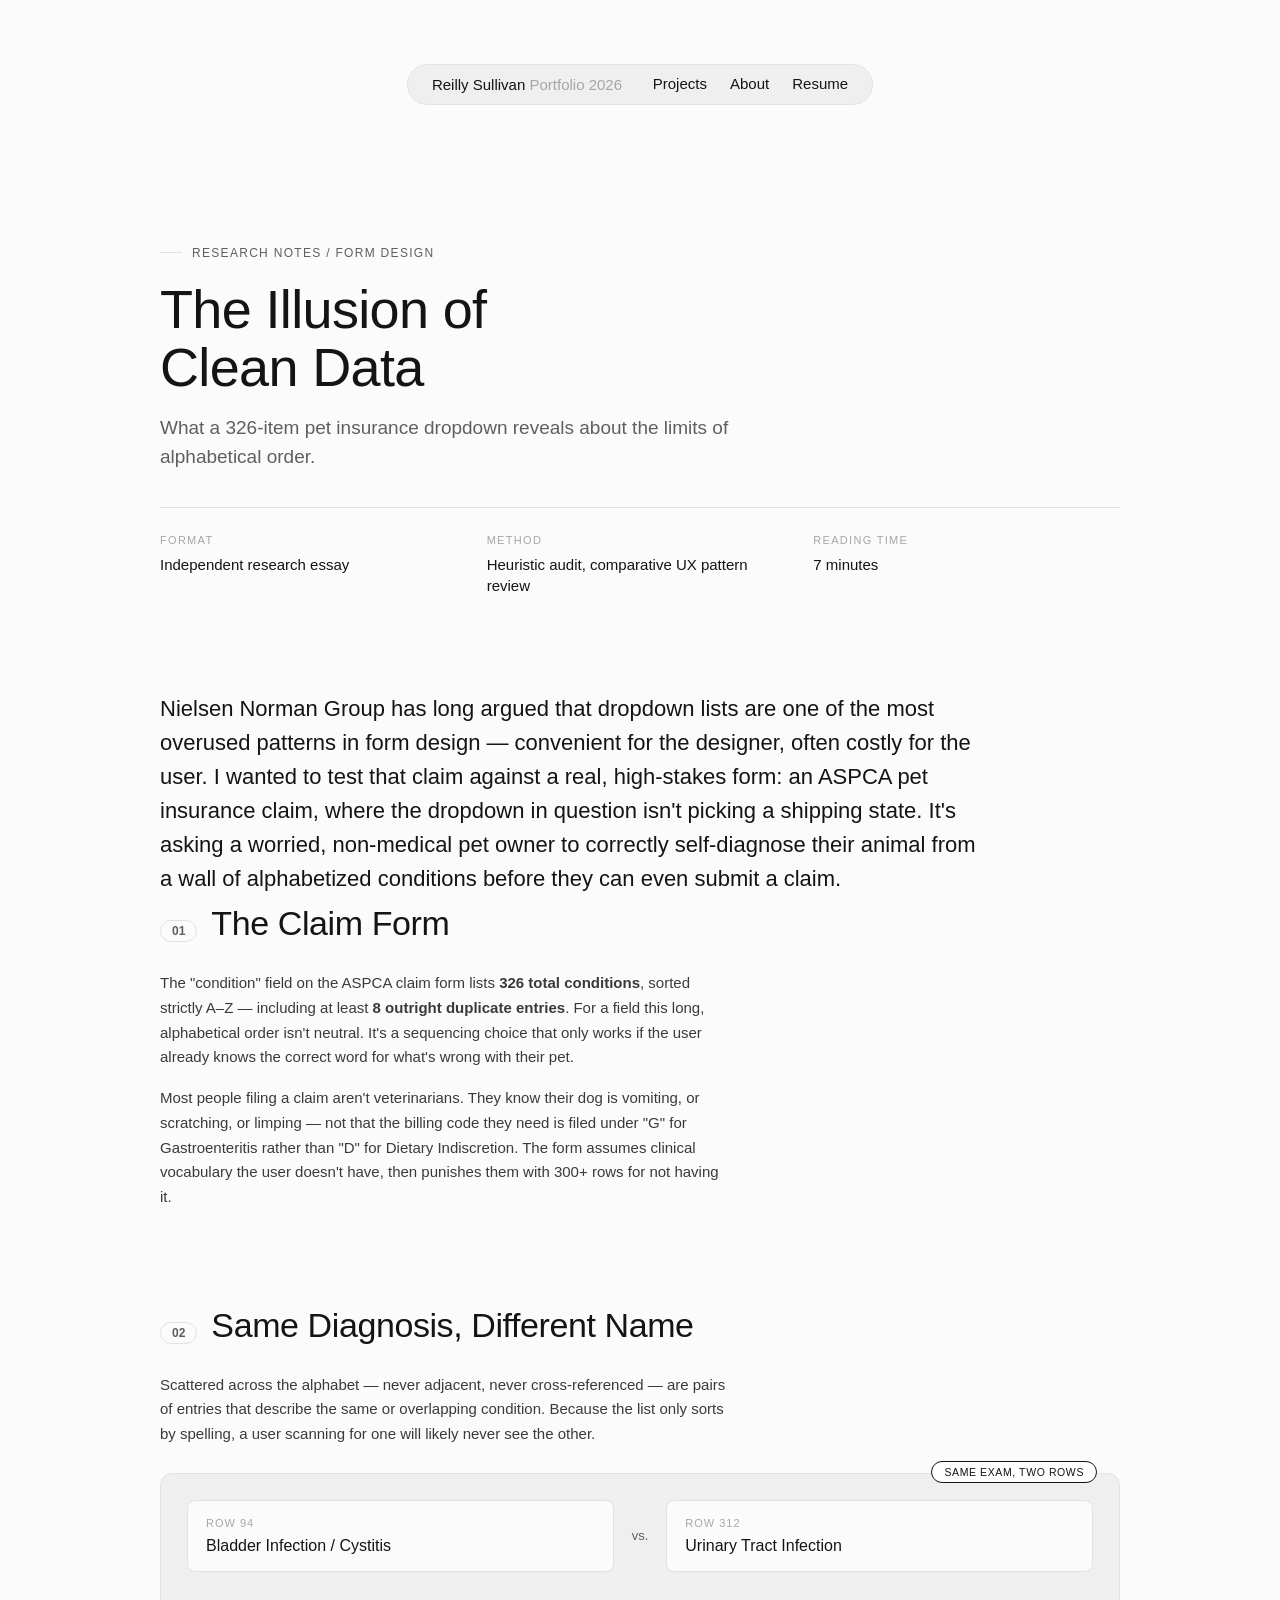
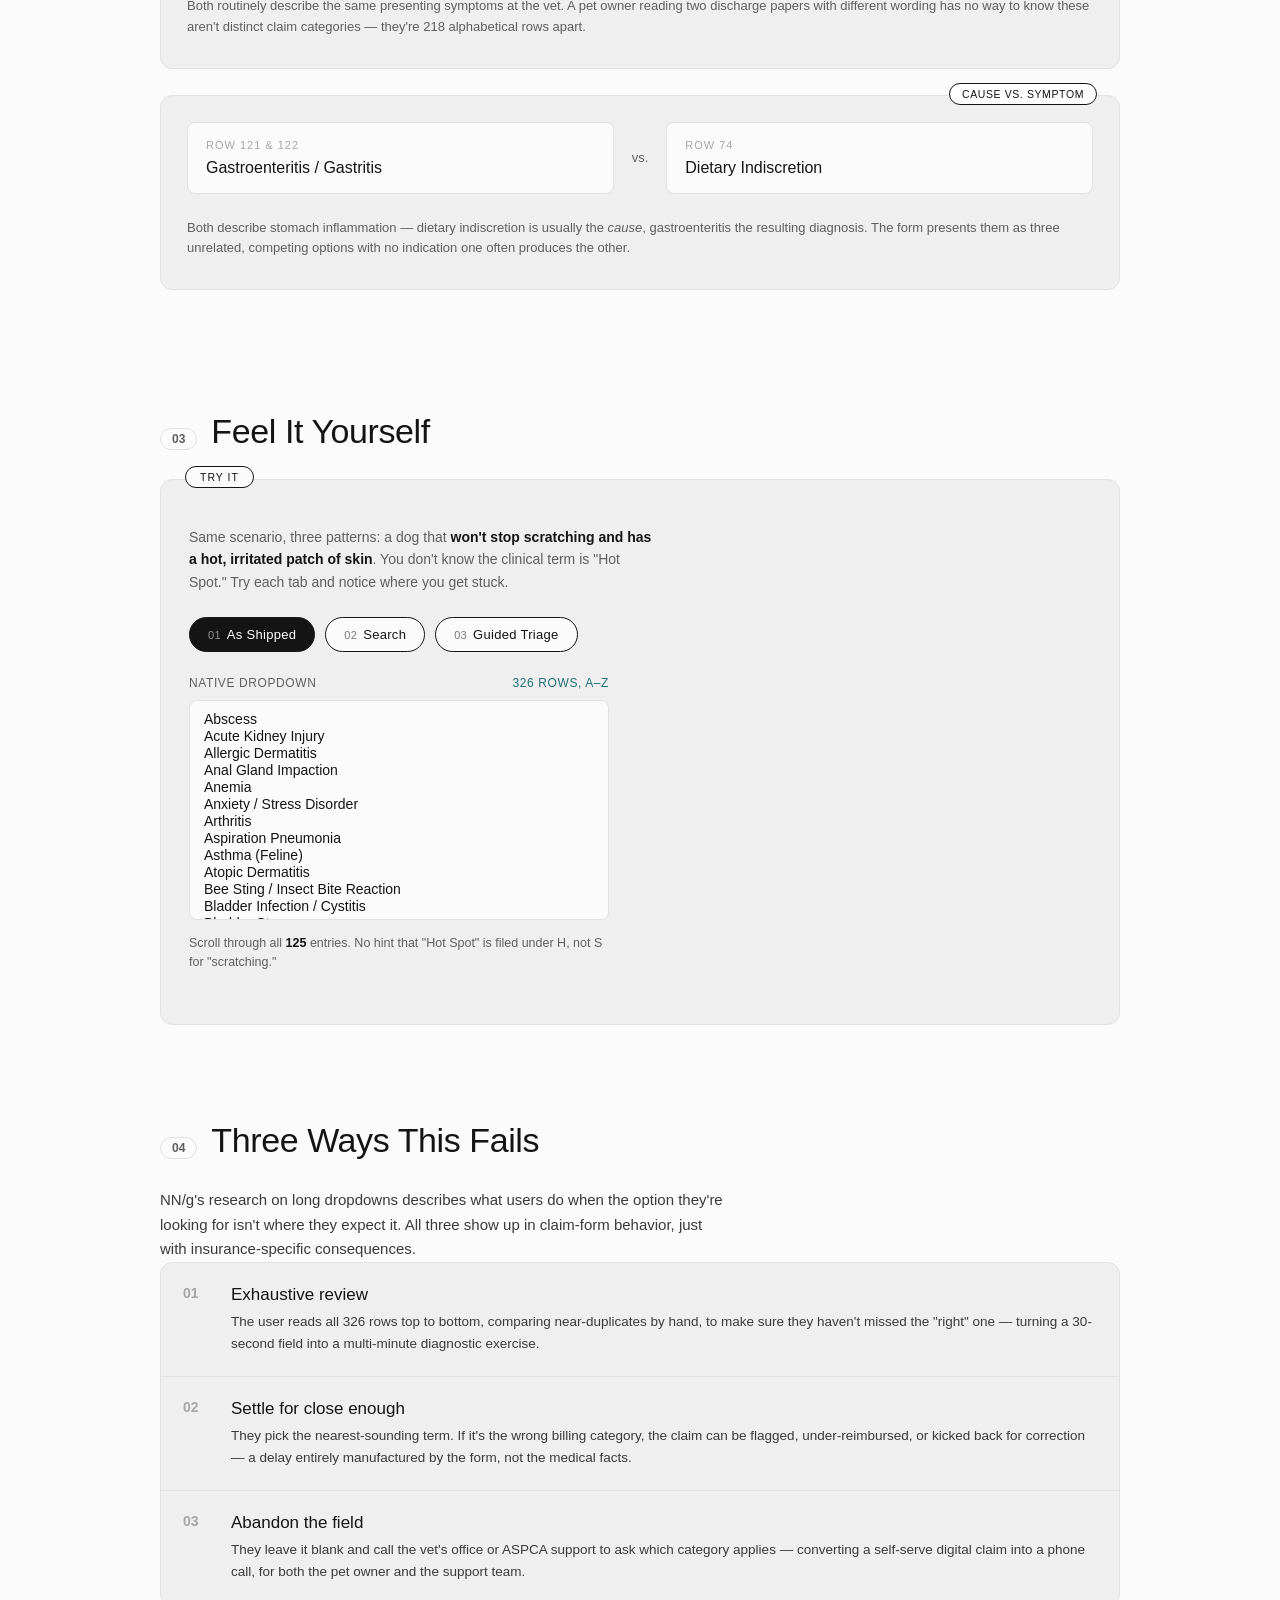
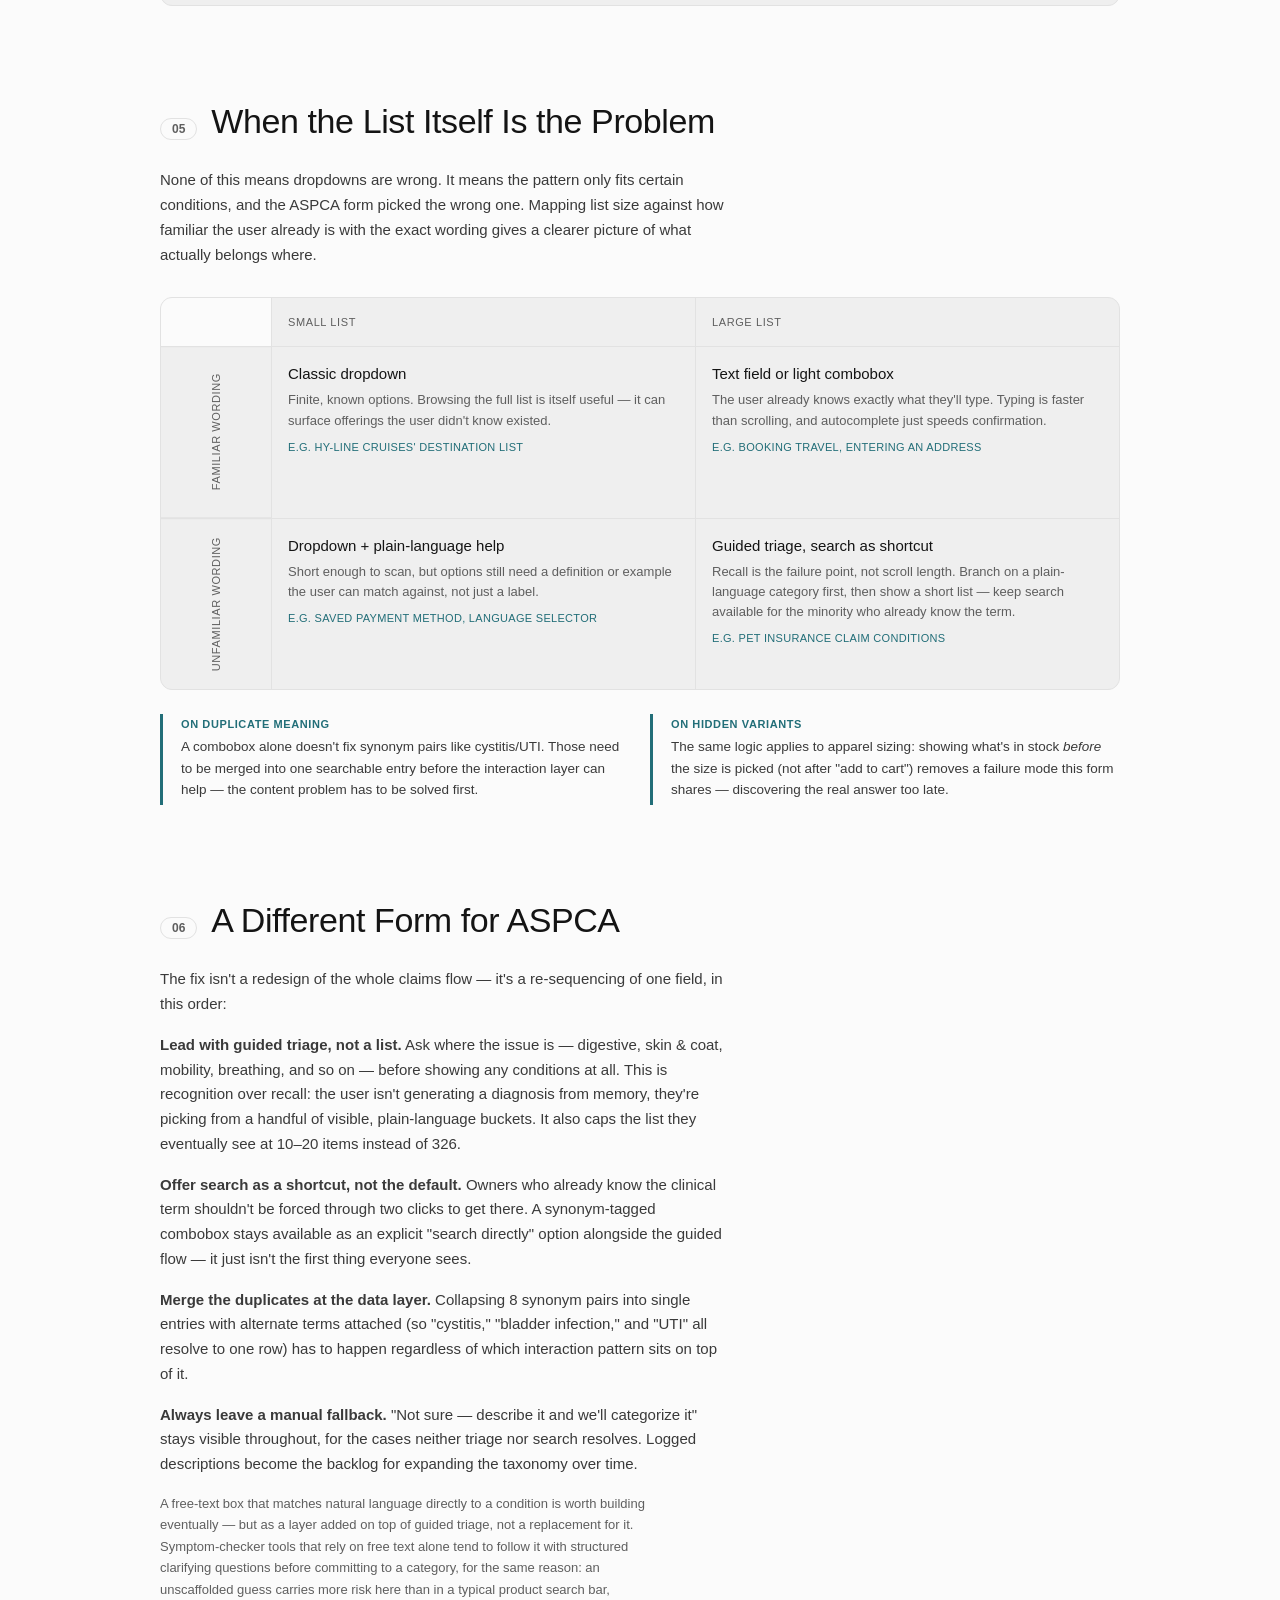
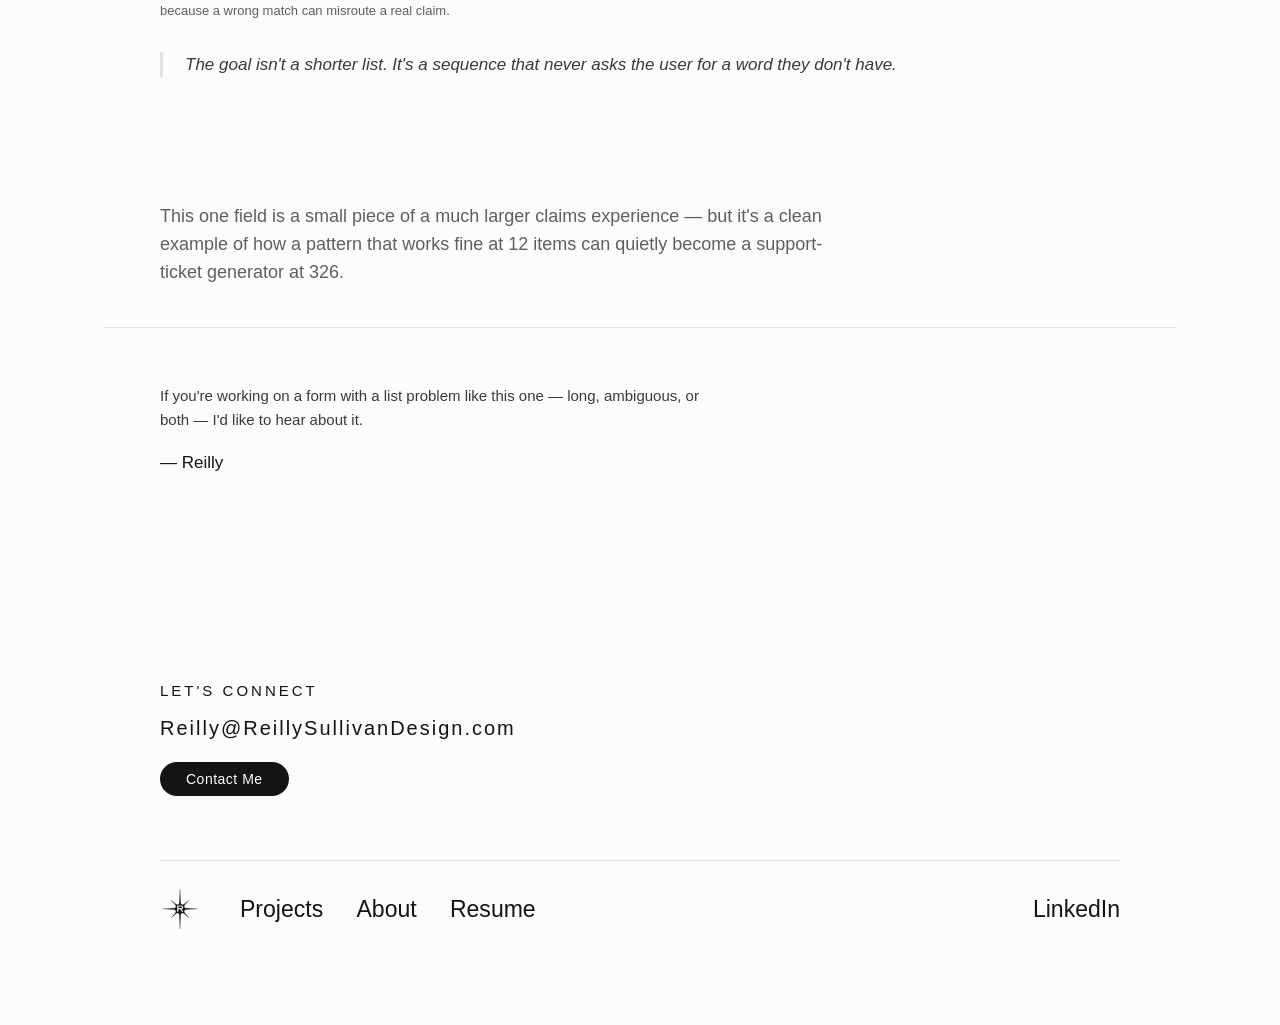
<file: writing-illusion-of-clean-data.html>
<!DOCTYPE html>
<html lang="en">
<head>
<meta charset="UTF-8" />
<meta name="viewport" content="width=device-width, initial-scale=1.0" />
<meta http-equiv="Content-Security-Policy" content="default-src 'self'; script-src 'self'; style-src 'self' 'unsafe-inline' https://fonts.googleapis.com; font-src 'self' https://fonts.gstatic.com; img-src 'self'; connect-src 'self'; base-uri 'self'; form-action 'self'; object-src 'none'" />
<meta name="referrer" content="strict-origin-when-cross-origin" />
<title>The Illusion of Clean Data - Reilly Sullivan</title>
<meta property="og:type" content="article" />
<meta property="og:url" content="https://reillysullivandesign.com/writing-illusion-of-clean-data.html" />
<meta property="og:title" content="The Illusion of Clean Data - Reilly Sullivan" />
<meta property="og:description" content="What a 326-item pet insurance dropdown reveals about the limits of alphabetical order." />
<meta property="og:image" content="https://reillysullivandesign.com/assets/favicon.png" />
<meta name="twitter:card" content="summary" />
<meta name="twitter:title" content="The Illusion of Clean Data - Reilly Sullivan" />
<meta name="twitter:description" content="What a 326-item pet insurance dropdown reveals about the limits of alphabetical order." />
<meta name="twitter:image" content="https://reillysullivandesign.com/assets/favicon.png" />
<link rel="icon" type="image/png" href="assets/favicon.png" />
<link rel="apple-touch-icon" href="assets/favicon.png" />
<link rel="preconnect" href="https://fonts.googleapis.com" />
<link rel="preconnect" href="https://fonts.gstatic.com" crossorigin />
<link href="https://fonts.googleapis.com/css2?family=Geist:wght@400;500;600&family=Inter:wght@400;500;600&display=swap" rel="stylesheet" />
<link rel="stylesheet" href="styles.css" />
</head>
<body>

  <header class="nav-shell">
    <div class="wrap">
      <nav class="nav" aria-label="Primary">
        <a class="brand" href="index.html">Reilly Sullivan <span class="year">Portfolio 2026</span></a>
        <button class="nav-toggle" type="button" aria-expanded="false" aria-controls="primary-links" aria-label="Open menu"><span></span><span></span><span></span></button>
        <div class="nav-links" id="primary-links">
          <a href="projects.html">Projects</a>
          <a href="resume.html">About</a>
          <a href="assets/ReillySullivan_UXUIResume_2026.pdf" target="_blank" rel="noopener">Resume</a>
        </div>
      </nav>
    </div>
  </header>

  <main>
    <section class="wrap post-hero reveal" aria-label="Article introduction">
      <p class="post-eyebrow">Research Notes / Form Design</p>
      <h1 class="post-title">The Illusion of Clean Data</h1>
      <p class="post-subtitle">What a 326-item pet insurance dropdown reveals about the limits of alphabetical order.</p>
      <div class="cs-meta">
        <div>
          <p class="cs-meta-label">Format</p>
          <p class="cs-meta-value">Independent research essay</p>
        </div>
        <div>
          <p class="cs-meta-label">Method</p>
          <p class="cs-meta-value">Heuristic audit, comparative UX pattern review</p>
        </div>
        <div>
          <p class="cs-meta-label">Reading time</p>
          <p class="cs-meta-value">7 minutes</p>
        </div>
      </div>
    </section>

    <article class="wrap post-article">

      <p class="cs-text post-lede">Nielsen Norman Group has long argued that dropdown lists are one of the most overused patterns in form design &mdash; convenient for the designer, often costly for the user. I wanted to test that claim against a real, high-stakes form: an ASPCA pet insurance claim, where the dropdown in question isn't picking a shipping state. It's asking a worried, non-medical pet owner to correctly self-diagnose their animal from a wall of alphabetized conditions before they can even submit a claim.</p>

      <section class="post-chapter reveal" aria-labelledby="ch01-h">
        <div class="post-chapter-head">
          <span class="post-chapter-num">01</span>
          <h2 class="cs-h" id="ch01-h">The Claim Form</h2>
        </div>
        <p class="cs-text">The "condition" field on the ASPCA claim form lists <b>326 total conditions</b>, sorted strictly A&ndash;Z &mdash; including at least <b>8 outright duplicate entries</b>. For a field this long, alphabetical order isn't neutral. It's a sequencing choice that only works if the user already knows the correct word for what's wrong with their pet.</p>
        <p class="cs-text">Most people filing a claim aren't veterinarians. They know their dog is vomiting, or scratching, or limping &mdash; not that the billing code they need is filed under "G" for Gastroenteritis rather than "D" for Dietary Indiscretion. The form assumes clinical vocabulary the user doesn't have, then punishes them with 300+ rows for not having it.</p>
      </section>

      <section class="post-chapter reveal" aria-labelledby="ch02-h">
        <div class="post-chapter-head">
          <span class="post-chapter-num">02</span>
          <h2 class="cs-h" id="ch02-h">Same Diagnosis, Different Name</h2>
        </div>
        <p class="cs-text">Scattered across the alphabet &mdash; never adjacent, never cross-referenced &mdash; are pairs of entries that describe the same or overlapping condition. Because the list only sorts by spelling, a user scanning for one will likely never see the other.</p>

        <div class="pair-card">
          <span class="pair-tag">Same exam, two rows</span>
          <div class="pair-field">
            <div class="pair-label">Row 94</div>
            <div class="pair-value">Bladder Infection / Cystitis</div>
          </div>
          <div class="pair-vs">vs.</div>
          <div class="pair-field">
            <div class="pair-label">Row 312</div>
            <div class="pair-value">Urinary Tract Infection</div>
          </div>
          <p class="pair-note">Both routinely describe the same presenting symptoms at the vet. A pet owner reading two discharge papers with different wording has no way to know these aren't distinct claim categories &mdash; they're 218 alphabetical rows apart.</p>
        </div>

        <div class="pair-card">
          <span class="pair-tag">Cause vs. symptom</span>
          <div class="pair-field">
            <div class="pair-label">Row 121 &amp; 122</div>
            <div class="pair-value">Gastroenteritis / Gastritis</div>
          </div>
          <div class="pair-vs">vs.</div>
          <div class="pair-field">
            <div class="pair-label">Row 74</div>
            <div class="pair-value">Dietary Indiscretion</div>
          </div>
          <p class="pair-note">Both describe stomach inflammation &mdash; dietary indiscretion is usually the <em>cause</em>, gastroenteritis the resulting diagnosis. The form presents them as three unrelated, competing options with no indication one often produces the other.</p>
        </div>
      </section>

      <section class="post-chapter reveal" aria-labelledby="ch03-h">
        <div class="post-chapter-head">
          <span class="post-chapter-num">03</span>
          <h2 class="cs-h" id="ch03-h">Feel It Yourself</h2>
        </div>

        <div class="demo-card">
          <span class="demo-badge">Try it</span>
          <p class="demo-instructions">Same scenario, three patterns: a dog that <b>won't stop scratching and has a hot, irritated patch of skin</b>. You don't know the clinical term is "Hot Spot." Try each tab and notice where you get stuck.</p>

          <div class="demo-tabs">
            <button class="demo-tab active" data-panel="panel-native"><span class="tabnum">01</span>As Shipped</button>
            <button class="demo-tab" data-panel="panel-search"><span class="tabnum">02</span>Search</button>
            <button class="demo-tab" data-panel="panel-guided"><span class="tabnum">03</span>Guided Triage</button>
          </div>

          <div class="demo-panel active" id="panel-native">
            <div class="demo-col single-col">
              <div class="demo-col-label"><span>Native dropdown</span><span class="tag">326 rows, A&ndash;Z</span></div>
              <select class="condition-select" id="nativeSelect" size="10"></select>
              <div class="demo-stat" id="nativeStat">Scroll through all <b id="nativeCount">0</b> entries. No hint that "Hot Spot" is filed under H, not S for "scratching."</div>
            </div>
          </div>

          <div class="demo-panel" id="panel-search">
            <div class="demo-col single-col">
              <div class="demo-col-label"><span>Filterable combobox</span><span class="tag">Synonym-tagged search</span></div>
              <div class="combo-box">
                <input class="combo-input" id="comboInput" type="text" placeholder="Type a symptom or condition&hellip;" autocomplete="off">
                <div class="combo-list" id="comboList"></div>
              </div>
              <div class="demo-stat" id="comboStat">Works well once you type a word the index recognizes &mdash; still assumes you'll guess a matching word on the first try.</div>
            </div>
          </div>

          <div class="demo-panel" id="panel-guided">
            <div class="triage-step-label" id="triageStepLabel">Step 1 &mdash; Where is the issue?</div>
            <div class="chip-grid" id="triageChips"></div>
            <button class="triage-back" id="triageBack">&larr; Change category</button>
            <div class="triage-step-label" id="triageResultsLabel" style="display:none;">Step 2 &mdash; Which of these matches best?</div>
            <div class="triage-results" id="triageResults"></div>
            <div class="demo-stat" id="triageStat">No vocabulary required to start &mdash; the first question is about location, not diagnosis.</div>
          </div>

        </div>
      </section>

      <section class="post-chapter reveal" aria-labelledby="ch04-h">
        <div class="post-chapter-head">
          <span class="post-chapter-num">04</span>
          <h2 class="cs-h" id="ch04-h">Three Ways This Fails</h2>
        </div>
        <p class="cs-text">NN/g's research on long dropdowns describes what users do when the option they're looking for isn't where they expect it. All three show up in claim-form behavior, just with insurance-specific consequences.</p>
        <ul class="failure-list">
          <li>
            <span class="fnum">01</span>
            <div>
              <h3>Exhaustive review</h3>
              <p>The user reads all 326 rows top to bottom, comparing near-duplicates by hand, to make sure they haven't missed the "right" one &mdash; turning a 30-second field into a multi-minute diagnostic exercise.</p>
            </div>
          </li>
          <li>
            <span class="fnum">02</span>
            <div>
              <h3>Settle for close enough</h3>
              <p>They pick the nearest-sounding term. If it's the wrong billing category, the claim can be flagged, under-reimbursed, or kicked back for correction &mdash; a delay entirely manufactured by the form, not the medical facts.</p>
            </div>
          </li>
          <li>
            <span class="fnum">03</span>
            <div>
              <h3>Abandon the field</h3>
              <p>They leave it blank and call the vet's office or ASPCA support to ask which category applies &mdash; converting a self-serve digital claim into a phone call, for both the pet owner and the support team.</p>
            </div>
          </li>
        </ul>
      </section>

      <section class="post-chapter reveal" aria-labelledby="ch05-h">
        <div class="post-chapter-head">
          <span class="post-chapter-num">05</span>
          <h2 class="cs-h" id="ch05-h">When the List Itself Is the Problem</h2>
        </div>
        <p class="cs-text">None of this means dropdowns are wrong. It means the pattern only fits certain conditions, and the ASPCA form picked the wrong one. Mapping list size against how familiar the user already is with the exact wording gives a clearer picture of what actually belongs where.</p>

        <div class="matrix">
          <div class="corner"></div>
          <div class="colhead">Small list</div>
          <div class="colhead">Large list</div>

          <div class="rowhead">Familiar wording</div>
          <div class="cell">
            <h4>Classic dropdown</h4>
            <p>Finite, known options. Browsing the full list is itself useful &mdash; it can surface offerings the user didn't know existed.</p>
            <span class="ex">e.g. Hy-Line Cruises' destination list</span>
          </div>
          <div class="cell">
            <h4>Text field or light combobox</h4>
            <p>The user already knows exactly what they'll type. Typing is faster than scrolling, and autocomplete just speeds confirmation.</p>
            <span class="ex">e.g. booking travel, entering an address</span>
          </div>

          <div class="rowhead">Unfamiliar wording</div>
          <div class="cell">
            <h4>Dropdown + plain-language help</h4>
            <p>Short enough to scan, but options still need a definition or example the user can match against, not just a label.</p>
            <span class="ex">e.g. saved payment method, language selector</span>
          </div>
          <div class="cell">
            <h4>Guided triage, search as shortcut</h4>
            <p>Recall is the failure point, not scroll length. Branch on a plain-language category first, then show a short list &mdash; keep search available for the minority who already know the term.</p>
            <span class="ex">e.g. pet insurance claim conditions</span>
          </div>
        </div>

        <div class="callout-row">
          <div class="callout">
            <div class="clabel">On duplicate meaning</div>
            <p>A combobox alone doesn't fix synonym pairs like cystitis/UTI. Those need to be merged into one searchable entry before the interaction layer can help &mdash; the content problem has to be solved first.</p>
          </div>
          <div class="callout">
            <div class="clabel">On hidden variants</div>
            <p>The same logic applies to apparel sizing: showing what's in stock <em>before</em> the size is picked (not after "add to cart") removes a failure mode this form shares &mdash; discovering the real answer too late.</p>
          </div>
        </div>
      </section>

      <section class="post-chapter reveal" aria-labelledby="ch06-h">
        <div class="post-chapter-head">
          <span class="post-chapter-num">06</span>
          <h2 class="cs-h" id="ch06-h">A Different Form for ASPCA</h2>
        </div>
        <p class="cs-text">The fix isn't a redesign of the whole claims flow &mdash; it's a re-sequencing of one field, in this order:</p>
        <p class="cs-text"><b>Lead with guided triage, not a list.</b> Ask where the issue is &mdash; digestive, skin &amp; coat, mobility, breathing, and so on &mdash; before showing any conditions at all. This is recognition over recall: the user isn't generating a diagnosis from memory, they're picking from a handful of visible, plain-language buckets. It also caps the list they eventually see at 10&ndash;20 items instead of 326.</p>
        <p class="cs-text"><b>Offer search as a shortcut, not the default.</b> Owners who already know the clinical term shouldn't be forced through two clicks to get there. A synonym-tagged combobox stays available as an explicit "search directly" option alongside the guided flow &mdash; it just isn't the first thing everyone sees.</p>
        <p class="cs-text"><b>Merge the duplicates at the data layer.</b> Collapsing 8 synonym pairs into single entries with alternate terms attached (so "cystitis," "bladder infection," and "UTI" all resolve to one row) has to happen regardless of which interaction pattern sits on top of it.</p>
        <p class="cs-text"><b>Always leave a manual fallback.</b> "Not sure &mdash; describe it and we'll categorize it" stays visible throughout, for the cases neither triage nor search resolves. Logged descriptions become the backlog for expanding the taxonomy over time.</p>
        <p class="cs-text post-footnote">A free-text box that matches natural language directly to a condition is worth building eventually &mdash; but as a layer added on top of guided triage, not a replacement for it. Symptom-checker tools that rely on free text alone tend to follow it with structured clarifying questions before committing to a category, for the same reason: an unscaffolded guess carries more risk here than in a typical product search bar, because a wrong match can misroute a real claim.</p>
        <blockquote class="cs-quote">The goal isn't a shorter list. It's a sequence that never asks the user for a word they don't have.</blockquote>
      </section>

      <p class="cs-text post-lede post-outro">This one field is a small piece of a much larger claims experience &mdash; but it's a clean example of how a pattern that works fine at 12 items can quietly become a support-ticket generator at 326.</p>

    </article>

    <section class="wrap post-signoff reveal" aria-label="Closing note">
      <p class="cs-text">If you're working on a form with a list problem like this one &mdash; long, ambiguous, or both &mdash; I'd like to hear about it.</p>
      <p class="post-sign">&mdash; Reilly</p>
    </section>
  </main>

  <footer>
    <div class="wrap">
      <p class="connect-eyebrow">Let's Connect</p>
      <p class="connect-email">Reilly@ReillySullivanDesign.com</p>
      <a class="contact-btn" href="mailto:Reilly@ReillySullivanDesign.com">Contact Me</a>

      <hr class="footer-rule" />

      <div class="footer-bottom">
        <img class="footer-star" src="assets/footer-logo.png" width="120" height="120" alt="Reilly Sullivan logo" />
        <div class="footer-nav">
          <a href="projects.html">Projects</a>
          <a href="resume.html">About</a>
          <a href="assets/ReillySullivan_UXUIResume_2026.pdf" target="_blank" rel="noopener">Resume</a>
        </div>
        <a class="footer-linkedin" href="https://www.linkedin.com/in/reilly-sullivan-91a044123/" target="_blank" rel="noopener">LinkedIn</a>
      </div>
    </div>
  </footer>

  <script src="app.js" defer></script>
  <script src="writing-illusion-of-clean-data.js" defer></script>
</body>
</html>
</file>
<file: styles.css>
:root {
  --bg: #fbfbfb;
  --surface: #efefef;
  --border: #e2e2e2;
  --panel: #e9e9e9;
  --placeholder: #e8e8e8;
  --ink: #141414;
  --ink-2: #3a3a3a;
  --muted: #5f5f5f;
  --faint: #a6a6a6;
  --accent: #226e78;
  --radius-card: 12px;
  --content-max: 1072px;
  --measure: 68ch;
  --gutter: clamp(20px, 5vw, 56px);
  --font-body: "Geist", "Inter", "Helvetica Neue", Helvetica, Arial, sans-serif;
  --font-display: "Geist", "Inter", "Helvetica Neue", Helvetica, Arial, sans-serif;
}

* { box-sizing: border-box; }

html { scroll-behavior: smooth; }

body {
  margin: 0;
  font-family: var(--font-body);
  color: var(--ink);
  background:
    linear-gradient(180deg, rgba(255,255,255,0) 73%, rgba(255,255,255,0.25) 100%),
    var(--bg);
  -webkit-font-smoothing: antialiased;
  text-rendering: optimizeLegibility;
}

.wrap {
  width: 100%;
  max-width: var(--content-max);
  margin-inline: auto;
  padding-inline: var(--gutter);
}

a { color: inherit; text-decoration: none; }

:focus-visible {
  outline: 2px solid var(--ink);
  outline-offset: 3px;
  border-radius: 4px;
}

/* ---------- Nav ---------- */
.nav-shell { padding-top: clamp(20px, 6vw, 64px); }

.nav {
  display: flex;
  align-items: center;
  justify-content: center;
  gap: clamp(18px, 2.4vw, 32px);
  background: var(--surface);
  border: 1px solid var(--border);
  border-radius: 999px;
  padding: 10px clamp(16px, 2vw, 24px);
  font-family: var(--font-body);
  width: fit-content;
  margin-inline: auto;
}

.brand {
  font-size: clamp(13px, 1.3vw, 15px);
  white-space: nowrap;
}
.brand .year { color: var(--faint); }

.nav-links {
  display: flex;
  align-items: center;
  gap: clamp(14px, 1.8vw, 24px);
  font-size: clamp(13px, 1.3vw, 15px);
}
.nav-links a { position: relative; padding-bottom: 2px; }
.nav-links a[aria-current="page"] { font-weight: 500; }
.nav-links a::after {
  content: "";
  position: absolute;
  left: 0; right: 0; bottom: -2px;
  height: 1.5px;
  background: var(--ink);
  transform: scaleX(0);
  transform-origin: left;
  transition: transform .25s ease;
}
.nav-links a:hover::after,
.nav-links a:focus-visible::after,
.nav-links a[aria-current="page"]::after { transform: scaleX(1); }

/* ---------- Hero (home) ---------- */
.hero {
  display: flex;
  align-items: center;
  gap: clamp(40px, 14vw, 207px);
  padding-top: clamp(56px, 13vw, 198px);
  padding-bottom: clamp(80px, 18vw, 260px);
}
.hero-art {
  flex: 0 0 auto;
  width: clamp(200px, 32vw, 380px);
  position: relative;       /* anchors the 3D canvas overlay below */
  aspect-ratio: 398 / 432;  /* reserves space so nothing jumps once the canvas sizes itself */
}
/* Soft grounding shadow beneath the logo — an easy, cheap depth cue (no 3D
   cost) that keeps it from reading as if it's just floating on nothing. */
.hero-art::before {
  content: "";
  position: absolute;
  left: 50%;
  bottom: 6%;
  width: 62%;
  height: 12%;
  transform: translateX(-50%);
  background: radial-gradient(ellipse at center, rgba(20, 20, 20, 0.24) 0%, rgba(20, 20, 20, 0) 72%);
  filter: blur(10px);
  pointer-events: none;
}
/* The 2D poster/WebP is hidden by default — the 3D canvas below is the
   primary hero art now. hero-logo.js only reveals this (via
   .is-fallback-visible) if WebGL is unavailable or the model/HDRI fail to
   load; prefers-reduced-motion reveals it unconditionally further down. */
.hero-art img {
  width: 100%;
  height: auto;
  display: none;
}
.hero-art img.is-fallback-visible {
  display: block;
}

/* 3D chrome logo (hero-logo.js): fades in once the model + HDRI are loaded. */
.hero-canvas {
  position: absolute;
  inset: 0;
  width: 100%;
  height: 100%;
  display: block;
  opacity: 0;
  transition: opacity .6s ease;
}
.hero-canvas.is-ready { opacity: 1; }

@media (prefers-reduced-motion: reduce) {
  .hero-canvas { display: none; } /* 3D scene never mounts for reduced-motion visitors (see hero-logo.js) */
  .hero-art img { display: block; } /* ...so the static/animated 2D art takes over instead */
}
.hero-text {
  display: flex;
  flex-direction: column;
  gap: 16px;
  font-size: clamp(18px, 1.5vw, 20px);
  line-height: 27px;
  max-width: 260px;
}
.hero-text .name { color: var(--ink); }
.hero-text .role { color: var(--muted); }

/* ---------- Value proposition (home) ---------- */
.value-prop { padding-block: clamp(40px, 7vw, 88px); }
.value-prop-text {
  margin: 0;
  max-width: 900px;
  font-family: var(--font-display);
  font-weight: 400;
  font-size: clamp(18px, 2.2vw, 26px);
  line-height: 1.5;
  letter-spacing: -0.005em;
  color: var(--ink);
}
/* Base (pre-JS) opacity is unset — the plain paragraph stays fully legible
   until value-prop.js wraps it into words and takes over per-word opacity. */
@media (prefers-reduced-motion: reduce) {
  .vp-word { opacity: 1 !important; }
}

/* ---------- Case studies (home) ---------- */
.section-label {
  margin: 0 0 clamp(24px, 4vw, 36px);
  font-family: var(--font-display);
  font-weight: 500;
  font-size: clamp(22px, 2.4vw, 26px);
  color: var(--ink);
}
.case-grid {
  display: grid;
  grid-template-columns: repeat(2, 1fr);
  gap: clamp(28px, 4vw, 56px);
  padding-bottom: clamp(90px, 16vw, 220px);
}

.view-all-wrap { text-align: center; margin-top: clamp(16px, 3vw, 28px); padding-bottom: clamp(90px, 16vw, 220px); }
.view-all-btn {
  display: inline-flex;
  align-items: center;
  justify-content: center;
  background: transparent;
  border: 1px solid var(--ink);
  color: var(--ink);
  font-size: 14px;
  letter-spacing: .5px;
  padding: 9px 26px;
  border-radius: 999px;
  transition: transform .25s cubic-bezier(.22,.61,.36,1), background .2s ease, color .2s ease;
}
.view-all-btn:hover, .view-all-btn:focus-visible { background: var(--ink); color: #fff; }
.view-all-btn:active { transform: scale(.97); }

@media (prefers-reduced-motion: reduce) {
  .view-all-btn { transition: none; }
}
.case {
  display: flex;
  flex-direction: column;
  gap: 16px;
}
.case-thumb {
  position: relative;
  aspect-ratio: 450 / 360;
  background: linear-gradient(155deg, var(--surface) 0%, var(--panel) 100%);
  border-radius: var(--radius-card);
  width: 100%;
  overflow: hidden;
  /* "Inside" shadow: a soft inward vignette that gives the tile itself
     some depth, rather than a flat placeholder-grey rectangle. */
  box-shadow: inset 0 1px 0 rgba(255, 255, 255, 0.5), inset 0 -28px 40px -24px rgba(20, 20, 20, 0.16);
}
.case-thumb img {
  width: 100%;
  height: 100%;
  object-fit: cover;
  display: block;
}
.case-badge {
  position: absolute;
  top: 16px;
  left: 16px;
  font-family: var(--font-body);
  font-size: 10px;
  letter-spacing: 1px;
  text-transform: uppercase;
  color: var(--ink);
  background: rgba(255, 255, 255, 0.85);
  border: 1px solid var(--ink);
  border-radius: 46px;
  padding: 6px 12px;
}
/* Status variant (e.g. "Coming Soon") — quieter than the solid ink-bordered
   content-type badge above, since a pending state shouldn't read as loud as
   a confirmed label. Dot follows the same status-chip convention as most
   design tools (Linear, Notion, etc). */
.case-badge--status {
  display: inline-flex;
  align-items: center;
  gap: 6px;
  color: var(--accent);
  background: rgba(34, 110, 120, 0.08);
  border-color: var(--accent);
}
.case-badge--status::before {
  content: "";
  width: 5px;
  height: 5px;
  border-radius: 50%;
  background: var(--accent);
}
.case-title {
  font-weight: 400;
  font-size: clamp(20px, 2.2vw, 24px);
  line-height: 1.25;
  margin: 0;
}
.case-tags {
  display: flex;
  flex-wrap: wrap;
  gap: 8px;
}
.case-tag {
  border: 1px solid var(--ink);
  border-radius: 46px;
  padding: 6px 12px;
  font-size: 10px;
  letter-spacing: 1px;
  line-height: 1;
  text-transform: uppercase;
  color: var(--muted);
  white-space: nowrap;
}
.case-body {
  color: var(--muted);
  font-size: clamp(14px, 1.1vw, 16px);
  line-height: 1.6;
  margin: 0;
  max-width: 46ch;
}

/* ---------- Resume ---------- */
.bio {
  display: flex;
  align-items: flex-start;
  gap: clamp(40px, 8vw, 120px);
  padding-top: clamp(48px, 9vw, 130px);
}
.bio-photo {
  flex: 0 0 auto;
  width: clamp(220px, 30vw, 350px);
  aspect-ratio: 35 / 31;
  background: var(--placeholder);
  border-radius: 16px;
}
.bio-photo img {
  width: 100%;
  height: 100%;
  object-fit: cover;
  object-position: center 28%;
  border-radius: 16px;
  display: block;
}
.bio-text { max-width: 480px; }
.bio-name { font-size: 20px; margin: 0 0 18px; color: var(--ink); }
.bio-summary {
  margin: 0;
  color: var(--muted);
  font-size: clamp(16px, 1.4vw, 18px);
  line-height: 1.55;
}

.section-mark {
  margin: clamp(28px, 5vw, 56px) 0 clamp(40px, 8vw, 80px);
}
.section-mark img { width: 38px; height: auto; display: block; }

.resume-block { padding-bottom: clamp(56px, 10vw, 120px); }
.section-h {
  font-size: clamp(34px, 5vw, 48px);
  font-weight: 400;
  line-height: 1.1;
  margin: 0 0 clamp(28px, 4vw, 52px);
}

.exp-list {
  display: flex;
  flex-direction: column;
  gap: clamp(40px, 6vw, 64px);
}
.exp-title {
  font-size: clamp(18px, 1.6vw, 20px);
  font-weight: 700;
  margin: 0 0 16px;
  color: var(--ink);
}
.exp-desc {
  margin: 0 0 16px;
  color: var(--ink-2);
  font-size: clamp(16px, 1.4vw, 18px);
  line-height: 1.55;
  max-width: 70ch;
}
.exp-meta {
  margin: 0;
  color: var(--muted);
  font-size: clamp(14px, 1.2vw, 16px);
}

.edu-skills {
  display: grid;
  grid-template-columns: minmax(220px, 1fr) 1.7fr;
  gap: clamp(40px, 6vw, 80px);
}
.edu-item .edu-school {
  font-size: clamp(17px, 1.5vw, 19px);
  font-weight: 700;
  margin: 0 0 10px;
  color: var(--ink);
}
.edu-item p {
  margin: 0;
  color: var(--ink-2);
  font-size: clamp(15px, 1.3vw, 17px);
  line-height: 1.5;
}

.skill-groups {
  display: flex;
  flex-direction: column;
  gap: clamp(24px, 3vw, 34px);
}
.skill-cat {
  font-size: 13px;
  font-weight: 500;
  color: var(--ink-2);
  margin: 0 0 10px;
}
.skill-items {
  margin: 0;
  color: var(--muted);
  font-size: 13px;
  line-height: 2;
  max-width: 62ch;
}

/* ---------- Footer ---------- */
footer {
  background:
    linear-gradient(180deg, rgba(255,255,255,0) 0%, rgba(255,255,255,0.18) 100%),
    var(--bg);
  padding-block: clamp(48px, 9vw, 96px);
}
.connect-eyebrow {
  font-size: 15px;
  font-weight: 500;
  letter-spacing: 3px;
  text-transform: uppercase;
  margin: 0 0 18px;
}
.connect-email {
  font-size: clamp(18px, 2.2vw, 20px);
  font-weight: 500;
  letter-spacing: 2px;
  margin: 0 0 22px;
  word-break: break-word;
}
.contact-btn {
  display: inline-flex;
  align-items: center;
  justify-content: center;
  background: var(--ink);
  color: #fff;
  font-size: 14px;
  letter-spacing: .5px;
  padding: 9px 26px;
  border-radius: 999px;
  transition: transform .2s ease, opacity .2s ease;
}
.contact-btn:hover,
.contact-btn:focus-visible { transform: translateY(-2px); opacity: .9; }

.footer-rule {
  border: 0;
  border-top: 1px solid var(--border);
  margin: clamp(40px, 7vw, 64px) 0 28px;
}
.footer-bottom {
  display: flex;
  align-items: center;
  gap: clamp(20px, 4vw, 40px);
  flex-wrap: wrap;
  font-family: var(--font-body);
  font-size: clamp(16px, 1.8vw, 24px);
}
.footer-star { flex: 0 0 auto; width: 40px; height: auto; display: block; }
.footer-nav {
  display: flex;
  align-items: center;
  gap: clamp(18px, 2.6vw, 36px);
}
.footer-nav a { position: relative; }
.footer-nav a:hover { text-decoration: underline; text-underline-offset: 4px; }
.footer-linkedin { margin-left: auto; }

/* ---------- Motion ---------- */
.reveal {
  opacity: 0;
  transform: translateY(18px);
  transition: opacity .6s ease, transform .6s ease;
}
.reveal.in { opacity: 1; transform: none; }

@media (prefers-reduced-motion: reduce) {
  html { scroll-behavior: auto; }
  .reveal { opacity: 1; transform: none; transition: none; }
  .contact-btn, .nav-links a::after { transition: none; }
}

/* ---------- Responsive ---------- */
@media (max-width: 860px) {
  .hero { flex-direction: column; align-items: center; }
  .hero-text { max-width: none; text-align: center; }
  .case-grid { grid-template-columns: 1fr; }
  .bio { flex-direction: column; }
  .bio-text { max-width: none; }
  .edu-skills { grid-template-columns: 1fr; }

  /* Homepage-only: nav pill starts faded out and reveals on the visitor's
     first scroll/touch (see app.js). Opacity only (no visibility:hidden) —
     hiding it from hit-testing meant a first tap landing on a nav link only
     revealed the pill instead of following the link, forcing a second tap.
     Leaving it hit-testable while faded lets that same first tap register
     as a real click. */
  .nav-shell--reveal {
    opacity: 0;
    transition: opacity .35s ease;
  }
  .nav-shell--reveal.is-visible {
    opacity: 1;
  }
}

@media (max-width: 860px) and (prefers-reduced-motion: reduce) {
  .nav-shell--reveal { transition: none; }
}

/* Mobile menu button (shown only at <=560px, and only once app.js adds .has-toggle) */
.nav-toggle { display: none; }

@media (max-width: 560px) {
  /* Fallback without JS: stacked pill with links visible */
  .nav { flex-direction: column; align-items: center; gap: 14px; border-radius: 28px; }
  .nav-links { gap: 20px; }
  .brand .year { display: inline; }

  /* With JS: name left, menu button right, links in a dropdown panel */
  .nav.has-toggle {
    position: relative;
    z-index: 30;
    flex-direction: row;
    justify-content: space-between;
    width: 100%;
    border-radius: 999px;
    padding: 6px 6px 6px 18px;
  }
  .nav.has-toggle .nav-toggle {
    display: inline-flex;
    flex-direction: column;
    justify-content: center;
    align-items: center;
    gap: 4px;
    width: 40px;
    height: 40px;
    margin: 0;
    padding: 0;
    border: 0;
    border-radius: 999px;
    background: transparent;
    color: var(--ink);
    cursor: pointer;
    -webkit-tap-highlight-color: transparent;
  }
  .nav-toggle span {
    display: block;
    width: 18px;
    height: 1.5px;
    background: currentColor;
    border-radius: 2px;
    transition: transform .25s ease, opacity .2s ease;
  }
  .nav.is-open .nav-toggle span:nth-child(1) { transform: translateY(5.5px) rotate(45deg); }
  .nav.is-open .nav-toggle span:nth-child(2) { opacity: 0; }
  .nav.is-open .nav-toggle span:nth-child(3) { transform: translateY(-5.5px) rotate(-45deg); }

  .nav.has-toggle .nav-links {
    position: absolute;
    top: calc(100% + 8px);
    left: 0;
    right: 0;
    flex-direction: column;
    align-items: flex-start;
    gap: 0;
    padding: 8px 18px;
    background: var(--surface);
    border: 1px solid var(--border);
    border-radius: 20px;
    font-size: 16px;
    opacity: 0;
    visibility: hidden;
    transform: translateY(-6px);
    transition: opacity .2s ease, transform .2s ease, visibility 0s linear .2s;
  }
  .nav.has-toggle.is-open .nav-links {
    opacity: 1;
    visibility: visible;
    transform: none;
    transition: opacity .2s ease, transform .2s ease, visibility 0s;
  }
  .nav.has-toggle .nav-links a { display: block; width: 100%; padding: 12px 0; }
  .nav.has-toggle .nav-links a + a { border-top: 1px solid var(--border); }
  .nav.has-toggle .nav-links a::after { display: none; }
}

@media (max-width: 560px) and (prefers-reduced-motion: reduce) {
  .nav-toggle span, .nav.has-toggle .nav-links { transition: none; }
}

/* ===================================================================
   Case study page
   =================================================================== */
.cs-top { padding-top: 0; }

.cs-figure {
  background: transparent;
  border-radius: var(--radius-card);
  width: 100%;
  overflow: hidden;
  display: grid;
  place-items: center;
  aspect-ratio: 4 / 3;
}
.cs-figure img { width: 100%; height: 100%; object-fit: contain; display: block; }
.cs-figure[data-label]::after {
  content: attr(data-label);
  color: var(--faint);
  font-size: 11px;
  letter-spacing: 1.5px;
  text-transform: uppercase;
  padding: 12px;
  text-align: center;
}
.cs-figure:has(img)::after { content: none; }

.cs-figure--strip   { aspect-ratio: 16 / 9; }
.cs-figure--diagram { aspect-ratio: 7 / 2; }
.cs-figure--wide    { aspect-ratio: 3 / 2; }
.cs-figure--portrait{ aspect-ratio: 3 / 4; }

.cs-overview {
  display: grid;
  grid-template-columns: 1fr 1fr;
  gap: clamp(24px, 6vw, 64px);
  align-items: start;
  margin: clamp(28px, 5vw, 48px) 0 clamp(56px, 10vw, 120px);
}
.cs-overview-details { display: flex; flex-direction: column; gap: clamp(28px, 4vw, 40px); }

.cs-head { margin: 0; }
.cs-title { font-size: clamp(28px, 3.6vw, 40px); font-weight: 400; line-height: 1.1; margin: 0 0 6px; }
.cs-subtitle { color: var(--muted); font-size: clamp(13px, 1.3vw, 15px); }

.cs-meta {
  display: grid;
  grid-template-columns: repeat(3, minmax(0, 1fr));
  gap: 20px;
  max-width: none;
  margin-bottom: 0;
}
.cs-meta-label { color: var(--muted); font-size: 12px; margin: 0 0 6px; }
.cs-meta-value { font-size: clamp(13px, 1.2vw, 14px); margin: 0; line-height: 1.35; }

.cs-intro { max-width: none; margin: 0; }
.cs-intro p { color: var(--ink-2); font-size: clamp(13px, 1.3vw, 15px); line-height: 1.65; margin: 0 0 18px; }
.cs-intro p:last-child { margin-bottom: 0; }

@media (max-width: 860px) {
  .cs-overview { grid-template-columns: 1fr; gap: 32px; }
}
.cs-link {
  display: inline-block;
  font-size: 13px;
  color: var(--ink);
  border-bottom: 1px solid var(--ink);
  padding-bottom: 2px;
}
.cs-link:hover { opacity: .7; }

.cs-brand { text-align: center; padding-bottom: clamp(48px, 9vw, 110px); }
.cs-brand-logo { font-family: Georgia, "Times New Roman", serif; font-style: italic; font-size: clamp(44px, 8vw, 86px); line-height: 1; margin: 0; }
.cs-brand-logo small { display: block; font-family: var(--font-body); font-style: normal; font-size: clamp(11px, 1.4vw, 14px); letter-spacing: 8px; margin-top: 10px; }
.cs-brand-cap { max-width: 430px; margin: clamp(28px, 4vw, 44px) auto 0; color: var(--ink-2); font-size: clamp(13px, 1.3vw, 15px); line-height: 1.55; }

.cs-section { padding-bottom: clamp(48px, 8vw, 96px); }
.cs-h { font-size: clamp(22px, 2.6vw, 30px); font-weight: 400; margin: 0 0 clamp(20px, 3vw, 28px); }
.cs-h--sm { font-size: clamp(17px, 2vw, 21px); font-weight: 500; }

.cs-text { color: var(--ink-2); font-size: clamp(13px, 1.2vw, 15px); line-height: 1.65; margin: 0; }
.cs-text + .cs-text { margin-top: 16px; }

/* Case study: bulleted findings/insights lists */
.cs-list { list-style: none; margin: 0; padding: 0; display: flex; flex-direction: column; gap: 10px; }
.cs-text + .cs-list, .cs-list + .cs-text, .cs-h--sm + .cs-list { margin-top: 16px; }
.cs-list li { position: relative; padding-left: 18px; color: var(--ink-2); font-size: clamp(13px, 1.2vw, 15px); line-height: 1.65; }
.cs-list li::before { content: ""; position: absolute; left: 0; top: 0.62em; width: 5px; height: 5px; border-radius: 50%; background: var(--ink-2); }

.cs-cols2 {
  display: grid;
  grid-template-columns: 1fr 1fr;
  gap: clamp(28px, 5vw, 72px);
  margin-bottom: clamp(28px, 4vw, 44px);
}

.cs-split {
  display: grid;
  grid-template-columns: 1fr 1fr;
  gap: clamp(28px, 5vw, 72px);
  align-items: center;
}
.cs-split-text .cs-h { margin-bottom: 18px; }

.cs-pair {
  display: grid;
  grid-template-columns: 1fr 1fr;
  gap: clamp(28px, 5vw, 64px);
}
.cs-pair .cs-figure { margin-top: 18px; }

.cs-annot {
  display: grid;
  grid-template-columns: minmax(220px, 320px) 1fr;
  gap: clamp(32px, 6vw, 80px);
  align-items: start;
  margin-top: clamp(28px, 4vw, 40px);
}
.cs-annot-list { display: flex; flex-direction: column; gap: clamp(20px, 3vw, 26px); }
.cs-annot-label { font-weight: 700; font-size: 14px; margin: 0 0 4px; }

@media (max-width: 860px) {
  .cs-meta { max-width: none; }
  .cs-cols2, .cs-split, .cs-pair, .cs-annot { grid-template-columns: 1fr; }
}

/* Clickable case cards (home) */
.case-link { display: flex; flex-direction: column; gap: 16px; color: inherit; }
.case-link .case-thumb img { transition: transform .4s ease; }
.case-link:hover .case-thumb img { transform: scale(1.03); }
.case-link:hover .case-title { text-decoration: underline; text-underline-offset: 3px; }
@media (prefers-reduced-motion: reduce) {
  .case-link .case-thumb img { transition: none; }
}

.cs-brand-mark { width: clamp(220px, 42vw, 440px); height: auto; display: block; margin: 0 auto; }

.cs-hero-media {
  width: 100vw;
  margin-left: calc(50% - 50vw);
  margin-right: calc(50% - 50vw);
  margin-bottom: clamp(24px, 4vw, 44px);
}
.cs-hero-media img { width: 100%; height: auto; display: block; }

/* Nav floats over the hero image instead of pushing it down */
.nav-shell--float {
  position: absolute;
  top: 0;
  left: 0;
  right: 0;
  z-index: 20;
}

/* Case study: full-width floating media + stats */
.cs-media-full { width: 100%; margin-block: clamp(28px, 5vw, 64px); }
.cs-media-full img { width: 100%; height: auto; display: block; }

.cs-stats {
  display: grid;
  grid-template-columns: 1fr 1fr;
  gap: clamp(32px, 6vw, 80px);
  padding-block: clamp(40px, 7vw, 88px);
}
.cs-stat-num { font-size: clamp(40px, 6vw, 66px); font-weight: 400; line-height: 1; margin: 0 0 14px; }
.cs-stat-desc { color: var(--muted); font-size: clamp(13px, 1.2vw, 15px); line-height: 1.6; margin: 0; max-width: 44ch; }

@media (max-width: 860px) {
  .cs-stats { grid-template-columns: 1fr; gap: clamp(28px, 6vw, 40px); }
}

/* Case study: text-style stat callouts (e.g. Street Dog Coalition) */
.cs-stats--lead .cs-stat-num { font-size: clamp(22px, 3.2vw, 32px); color: #226e78; line-height: 1.15; }

/* Embedded presentation (Canva etc.) */
.cs-embed {
  position: relative;
  width: 100%;
  padding-top: 56.25%; /* 16:9 */
  border-radius: var(--radius-card);
  overflow: hidden;
  background: var(--panel);
}
.cs-embed iframe { position: absolute; inset: 0; width: 100%; height: 100%; border: 0; }

/* ===================================================================
   Projects catalog page
   =================================================================== */
.proj-head { padding-top: clamp(40px, 9vw, 120px); }
.proj-title { font-size: clamp(34px, 5vw, 52px); font-weight: 400; line-height: 1.05; margin: 0 0 10px; }
.proj-sub { color: var(--muted); font-size: clamp(14px, 1.4vw, 16px); margin: 0 0 clamp(28px, 4vw, 40px); }

.proj-filters {
  display: flex;
  flex-wrap: wrap;
  gap: 10px;
  margin-bottom: clamp(36px, 6vw, 64px);
}
.proj-filter {
  font-family: var(--font-body);
  font-size: 13px;
  letter-spacing: .3px;
  padding: 9px 20px;
  border: 1px solid var(--ink);
  border-radius: 999px;
  background: var(--surface);
  color: var(--ink);
  cursor: pointer;
  transition: background .2s ease, color .2s ease;
}
.proj-filter:hover { background: var(--panel); }
.proj-filter[aria-pressed="true"] { background: var(--ink); color: #fff; }

.case-tag--lead { background: var(--ink); color: #fff; border-color: var(--ink); }

.case.is-hidden { display: none; }

@media (prefers-reduced-motion: reduce) {
  .proj-filter { transition: none; }
}

/* Case study: pull quotes (research-heavy studies) */
.cs-quote {
  border-left: 3px solid var(--border);
  padding-left: 22px;
  margin: clamp(20px, 3vw, 30px) 0;
  color: var(--ink-2);
  font-size: clamp(15px, 1.4vw, 17px);
  line-height: 1.5;
  font-style: italic;
}
.cs-quote cite { display: block; font-style: normal; color: var(--muted); font-size: 13px; margin-top: 10px; }
.cs-quote--tight { margin: 14px 0; }

/* Visible image placeholders (awaiting exports) */
.cs-figure--ph { background: var(--placeholder); }

/* Transportation case study tweaks */
.cs-next { display: flex; flex-direction: column; gap: clamp(28px, 4vw, 48px); }

/* "Next Project" link, bottom of every case study — reuses .case-link/
   .case-thumb/.case-title from the homepage grid for a consistent hover
   (lift, thumb zoom, underline), just narrower than a full grid column. */
.cs-next-project { max-width: 380px; }

/* Problem & Approach read as full-width copy instead of the capped measure */
section[aria-labelledby="problem-h"] .cs-text,
section[aria-labelledby="approach-h"] .cs-text {
  max-width: none;
}

/* ===================================================================
   Micro-interactions & mobile polish
   =================================================================== */

/* Media never overflows; guard against accidental horizontal scroll */
img, svg, video, iframe { max-width: 100%; }
body { overflow-x: clip; }

/* Nav entrance on load */
@keyframes navFadeDown { from { opacity: 0; transform: translateY(-8px); } to { opacity: 1; transform: none; } }
.nav { animation: navFadeDown .55s cubic-bezier(.22,.61,.36,1) both; }

/* Smoother reveal + staggered grid children */
.reveal { transition: opacity .7s cubic-bezier(.22,.61,.36,1), transform .7s cubic-bezier(.22,.61,.36,1); }
.case-grid .case:nth-child(2) { transition-delay: .07s; }
.case-grid .case:nth-child(3) { transition-delay: .14s; }
.case-grid .case:nth-child(4) { transition-delay: .21s; }
.case-grid .case:nth-child(5) { transition-delay: .28s; }
.case-grid .case:nth-child(6) { transition-delay: .35s; }

/* Clickable project cards: gentle lift + soft shadow (adds to existing thumb zoom) */
.case-link { transition: transform .35s cubic-bezier(.22,.61,.36,1); }
.case-thumb { transition: box-shadow .35s ease; }
.case-link:hover { transform: translateY(-5px); }
.case-link:hover .case-thumb { box-shadow: 0 18px 38px -16px rgba(17,17,17,.32); }

/* Press feedback */
.contact-btn { transition: transform .25s cubic-bezier(.22,.61,.36,1), opacity .25s ease; }
.contact-btn:active { transform: translateY(0) scale(.97); }
.proj-filter { transition: background .2s ease, color .2s ease, transform .15s ease; }
.proj-filter:active { transform: scale(.95); }

/* Brand hover */
.brand { transition: opacity .2s ease; }
.brand:hover { opacity: .72; }


@media (prefers-reduced-motion: reduce) {
  .nav { animation: none; }
  .case-link, .case-thumb, .proj-filter, .brand, .contact-btn { transition: none; }
  .case-link:hover { transform: none; }
  .case-link:hover .case-thumb { box-shadow: none; }
}


/* ===================================================================
   Design polish pass — palette, hierarchy, type, measure
   =================================================================== */
.cs-title, .cs-h, .section-h, .proj-title, .case-title {
  font-family: var(--font-display);
  font-weight: 500;
  letter-spacing: -0.012em;
}
.cs-h { font-size: clamp(24px, 3vw, 34px); line-height: 1.14; margin-bottom: clamp(24px, 3.5vw, 40px); }
.cs-title { font-size: clamp(30px, 3.8vw, 44px); line-height: 1.06; }
.proj-title { font-size: clamp(36px, 5vw, 56px); }
.section-h { font-size: clamp(34px, 5vw, 50px); }

/* sub-headings stay sans for contrast */
.cs-h--sm { font-family: var(--font-body); font-weight: 600; letter-spacing: 0; font-size: clamp(17px, 1.9vw, 20px); }

/* readable measure for body copy */
.cs-text { max-width: var(--measure); }

/* stronger, quieter meta labels */
.cs-meta-label { text-transform: uppercase; letter-spacing: 1.3px; font-size: 11px; color: var(--faint); font-weight: 500; margin-bottom: 9px; }
.cs-meta-value { font-size: clamp(14px, 1.3vw, 15px); color: var(--ink); }

/* more breathing room between sections */
.cs-section { padding-bottom: clamp(56px, 9vw, 108px); }

/* ===================================================================
   Writing / long-form post page
   =================================================================== */
.post-hero { padding-top: clamp(56px, 11vw, 160px); padding-bottom: clamp(28px, 4vw, 40px); }
.post-eyebrow {
  display: flex;
  align-items: center;
  gap: 10px;
  font-size: 12px;
  font-weight: 500;
  letter-spacing: 1.3px;
  text-transform: uppercase;
  color: var(--muted);
  margin: 0 0 20px;
}
.post-eyebrow::before { content: ""; width: 22px; height: 1px; background: var(--border); display: inline-block; }
.post-title {
  font-family: var(--font-display);
  font-weight: 500;
  letter-spacing: -0.012em;
  font-size: clamp(32px, 4.6vw, 54px);
  line-height: 1.08;
  margin: 0 0 18px;
  max-width: 15ch;
}
.post-subtitle { color: var(--muted); font-size: clamp(16px, 1.6vw, 19px); line-height: 1.5; max-width: 56ch; margin: 0 0 clamp(28px, 4vw, 36px); }
.post-hero .cs-meta { border-top: 1px solid var(--border); padding-top: clamp(20px, 3vw, 26px); }

.post-article { padding-top: clamp(40px, 6vw, 56px); }
.post-lede { font-size: clamp(18px, 2vw, 22px); line-height: 1.55; color: var(--ink); margin-bottom: 8px; }
.post-outro { color: var(--muted); font-size: clamp(16px, 1.6vw, 18px); }
.post-footnote { font-size: 13px; color: var(--muted); }

.post-chapter { padding-bottom: clamp(48px, 8vw, 96px); }
.post-chapter-head { display: flex; align-items: baseline; gap: 14px; margin-bottom: clamp(20px, 3vw, 28px); }
.post-chapter-head .cs-h { margin: 0; }
.post-chapter-num {
  font-family: var(--font-body);
  font-size: 12px;
  font-weight: 600;
  color: var(--muted);
  border: 1px solid var(--border);
  border-radius: 20px;
  padding: 3px 11px;
}

/* Confusion-pair comparison cards */
.pair-card {
  position: relative;
  display: grid;
  grid-template-columns: 1fr auto 1fr;
  gap: 18px;
  align-items: center;
  background: var(--surface);
  border: 1px solid var(--border);
  border-radius: var(--radius-card);
  padding: 26px 26px 30px;
  margin: 26px 0;
}
.pair-field { background: var(--bg); border: 1px solid var(--border); border-radius: 8px; padding: 16px 18px; }
.pair-label { font-size: 11px; font-weight: 500; letter-spacing: 1px; text-transform: uppercase; color: var(--faint); margin-bottom: 8px; }
.pair-value { font-family: var(--font-display); font-weight: 500; font-size: 1rem; color: var(--ink); }
.pair-vs { font-size: 13px; font-weight: 500; color: var(--muted); text-align: center; }
.pair-tag {
  position: absolute;
  top: -13px;
  right: 22px;
  font-size: 10.5px;
  font-weight: 500;
  letter-spacing: 0.6px;
  text-transform: uppercase;
  color: var(--ink);
  background: #fff;
  border: 1px solid var(--ink);
  border-radius: 46px;
  padding: 4px 12px;
}
.pair-note { grid-column: 1 / -1; margin: 6px 0 0; font-size: 13px; line-height: 1.6; color: var(--muted); max-width: none; }

/* Interactive demo */
.demo-card { background: var(--surface); border: 1px solid var(--border); border-radius: var(--radius-card); padding: 32px 28px 28px; position: relative; }
.demo-badge {
  position: absolute;
  top: -14px;
  left: 24px;
  background: var(--bg);
  border: 1px solid var(--ink);
  border-radius: 46px;
  padding: 4px 14px;
  font-size: 10.5px;
  font-weight: 500;
  letter-spacing: 1px;
  text-transform: uppercase;
  color: var(--ink);
}
.demo-instructions { font-size: 14px; line-height: 1.6; color: var(--muted); margin: 14px 0 24px; max-width: 60ch; }
.demo-instructions b { color: var(--ink); font-weight: 600; }

.demo-tabs { display: flex; gap: 10px; flex-wrap: wrap; margin-bottom: 24px; }
.demo-tab {
  font-family: var(--font-body);
  font-size: 13px;
  letter-spacing: 0.3px;
  padding: 9px 18px;
  border: 1px solid var(--ink);
  border-radius: 999px;
  background: var(--bg);
  color: var(--ink);
  cursor: pointer;
  transition: background .2s ease, color .2s ease;
}
.demo-tab:hover { background: var(--panel); }
.demo-tab.active { background: var(--ink); color: #fff; }
.demo-tab .tabnum { opacity: 0.55; margin-right: 6px; font-size: 11px; }
.demo-panel { display: none; min-height: 320px; }
.demo-panel.active { display: block; }
.single-col { max-width: 420px; }

.demo-col { display: flex; flex-direction: column; }
.demo-col-label {
  font-size: 12px;
  font-weight: 500;
  letter-spacing: 0.6px;
  text-transform: uppercase;
  color: var(--muted);
  margin-bottom: 10px;
  display: flex;
  justify-content: space-between;
}
.demo-col-label .tag { color: var(--accent); }

select.condition-select {
  font-family: var(--font-body);
  font-size: 14px;
  padding: 10px 12px;
  border: 1px solid var(--border);
  border-radius: 8px;
  background: var(--bg);
  color: var(--ink);
  width: 100%;
  height: 220px;
}
.combo-box { border: 1px solid var(--border); border-radius: 8px; background: var(--bg); overflow: hidden; }
.combo-input {
  width: 100%;
  font-family: var(--font-body);
  font-size: 14px;
  padding: 12px 14px;
  border: none;
  border-bottom: 1px solid var(--border);
  outline: none;
  background: transparent;
  color: var(--ink);
}
.combo-input:focus-visible { outline: 2px solid var(--ink); outline-offset: -2px; }
.combo-list { height: 186px; overflow-y: auto; font-size: 13.5px; }
.combo-list div { padding: 8px 14px; border-bottom: 1px solid var(--border); cursor: default; color: var(--ink-2); }
.combo-list div:last-child { border-bottom: none; }
.combo-list mark { background: rgba(34, 110, 120, 0.16); color: var(--accent); padding: 0; border-radius: 2px; }
.combo-empty { padding: 14px; color: var(--muted); }
.demo-stat { margin-top: 14px; font-size: 12.5px; line-height: 1.5; color: var(--muted); }
.demo-stat b { color: var(--ink); font-weight: 600; }

/* Guided triage */
.triage-step-label { font-size: 12px; font-weight: 500; letter-spacing: 0.5px; text-transform: uppercase; color: var(--muted); margin-bottom: 14px; }
.chip-grid { display: flex; flex-wrap: wrap; gap: 10px; margin-bottom: 8px; }
.chip {
  font-family: var(--font-body);
  font-size: 13px;
  background: var(--bg);
  border: 1px solid var(--ink);
  border-radius: 999px;
  padding: 9px 16px;
  color: var(--ink);
  cursor: pointer;
  transition: background .2s ease, color .2s ease;
}
.chip:hover { background: var(--panel); }
.chip.selected { background: var(--ink); color: #fff; border-color: var(--ink); }
.triage-back {
  font-family: var(--font-body);
  font-size: 12.5px;
  font-weight: 500;
  letter-spacing: 0.3px;
  color: var(--accent);
  background: none;
  border: none;
  padding: 0;
  margin: 16px 0 10px;
  cursor: pointer;
  display: none;
}
.triage-back:hover { text-decoration: underline; text-underline-offset: 3px; }
.triage-back.show { display: inline-block; }
.triage-results { border: 1px solid var(--border); border-radius: 8px; overflow: hidden; background: var(--bg); }
.triage-results div { padding: 10px 16px; border-bottom: 1px solid var(--border); font-size: 13.5px; color: var(--ink-2); cursor: pointer; }
.triage-results div:last-child { border-bottom: none; }
.triage-results div:hover { background: var(--surface); }
.triage-results div.picked { background: rgba(34, 110, 120, 0.1); color: var(--accent); font-weight: 600; }
.triage-placeholder { color: var(--muted); font-size: 13.5px; padding: 14px 0; }

/* Three-failure list */
.failure-list { list-style: none; margin: 0; padding: 0; display: grid; gap: 1px; background: var(--border); border: 1px solid var(--border); border-radius: var(--radius-card); overflow: hidden; }
.failure-list li { background: var(--surface); padding: 22px; display: grid; grid-template-columns: 32px 1fr; gap: 16px; }
.failure-list .fnum { font-family: var(--font-body); font-weight: 600; font-size: 14px; color: var(--faint); }
.failure-list h3 { font-family: var(--font-display); font-weight: 500; font-size: 17px; margin: 0 0 6px; color: var(--ink); }
.failure-list p { margin: 0; font-size: 13.5px; line-height: 1.6; max-width: none; color: var(--ink-2); }

/* Decision matrix */
.matrix {
  display: grid;
  grid-template-columns: 110px repeat(2, 1fr);
  grid-template-rows: auto repeat(2, 1fr);
  gap: 1px;
  background: var(--border);
  border: 1px solid var(--border);
  border-radius: var(--radius-card);
  overflow: hidden;
  margin: 30px 0 12px;
}
.matrix > div { background: var(--surface); padding: 18px 16px; }
.matrix .corner { background: var(--bg); }
.matrix .colhead, .matrix .rowhead { font-size: 11px; font-weight: 500; letter-spacing: 0.6px; text-transform: uppercase; color: var(--muted); display: flex; align-items: center; }
.matrix .rowhead { writing-mode: vertical-rl; transform: rotate(180deg); justify-content: center; }
.matrix .cell h4 { font-family: var(--font-display); font-weight: 500; font-size: 15px; margin: 0 0 8px; color: var(--ink); }
.matrix .cell p { font-size: 13px; line-height: 1.55; margin: 0; max-width: none; color: var(--muted); }
.matrix .cell .ex { display: inline-block; margin-top: 10px; font-size: 11px; font-weight: 500; letter-spacing: 0.3px; text-transform: uppercase; color: var(--accent); }

.callout-row { display: grid; grid-template-columns: 1fr 1fr; gap: 20px; margin-top: 24px; }
.callout { border-left: 3px solid var(--accent); padding: 4px 0 4px 18px; }
.callout .clabel { font-size: 11px; font-weight: 600; letter-spacing: 0.6px; text-transform: uppercase; color: var(--accent); margin-bottom: 6px; }
.callout p { font-size: 13.5px; line-height: 1.6; margin: 0; max-width: none; color: var(--ink-2); }

.post-signoff { border-top: 1px solid var(--border); margin-top: 40px; padding-top: clamp(40px, 6vw, 56px); padding-bottom: clamp(56px, 9vw, 96px); }
.post-signoff .cs-text { margin-bottom: 0; }
.post-sign { font-family: var(--font-display); font-weight: 500; font-size: 17px; color: var(--ink); margin-top: 20px; }

/* ===================================================================
   Dots case study
   =================================================================== */
.insight-legend {
  display: grid;
  grid-template-columns: repeat(5, 1fr);
  gap: 16px;
}
.insight-card {
  background: var(--bg);
  border: 1px solid var(--border);
  border-radius: var(--radius-card);
  padding: 20px 20px 22px;
}
.insight-card-head { display: flex; align-items: center; gap: 10px; margin-bottom: 12px; }
.insight-card-dot { width: 14px; height: 14px; border-radius: 50%; flex: 0 0 auto; }
.insight-card-label { font-family: var(--font-display); font-weight: 600; font-size: 16px; color: var(--ink); margin: 0; }
.insight-card-desc { font-size: 13px; line-height: 1.55; color: var(--muted); margin: 0; max-width: none; }

@media (max-width: 860px) {
  .insight-legend { grid-template-columns: repeat(2, 1fr); }
}
@media (max-width: 560px) {
  .insight-legend { grid-template-columns: 1fr; }
}

/* Four-stage user-flow header + wireframe placeholders */
.cs-flow {
  display: grid;
  grid-template-columns: repeat(4, 1fr);
  gap: clamp(24px, 3vw, 32px);
  margin: clamp(28px, 4vw, 40px) 0;
}
.cs-flow-stage { display: flex; flex-direction: column; }
.cs-flow-stage .cs-figure { margin-top: auto; }
.cs-flow-eyebrow {
  font-family: var(--font-body);
  font-weight: 700;
  font-size: 12px;
  letter-spacing: 0.8px;
  text-transform: uppercase;
  margin: 0 0 10px;
}
.cs-flow-heading {
  font-family: var(--font-display);
  font-weight: 600;
  font-size: clamp(19px, 2.1vw, 23px);
  line-height: 1.22;
  margin: 0 0 10px;
  color: var(--ink);
}
.cs-flow-caption { font-size: 12px; color: var(--muted); line-height: 1.5; margin: 8px 0 0; max-width: none; }

.cs-wireframe-grid { display: grid; grid-template-columns: repeat(4, 1fr); gap: clamp(24px, 3vw, 32px); }

@media (max-width: 860px) {
  .cs-flow { grid-template-columns: 1fr; }
  .cs-wireframe-grid { grid-template-columns: repeat(2, 1fr); }
}

/* Inclusive Interface: interactive text-size / shape toggle demo */
.dots-a11y-control-group { margin-bottom: 24px; }
.dots-a11y-control-group:last-child { margin-bottom: 0; }
.dots-a11y-segmented { display: inline-flex; border: 1px solid var(--border); border-radius: var(--radius-card); overflow: hidden; }
.dots-a11y-seg-btn {
  font-family: var(--font-body);
  font-weight: 500;
  font-size: 14px;
  padding: 12px 22px;
  border: none;
  background: transparent;
  color: var(--ink);
  cursor: pointer;
  transition: background .15s ease;
}
.dots-a11y-seg-btn + .dots-a11y-seg-btn { border-left: 1px solid var(--border); }
.dots-a11y-seg-btn.is-active { background: var(--ink); color: #fff; }
.dots-a11y-seg-btn:hover:not(.is-active) { background: var(--panel); }

.dots-a11y-toggle {
  font-family: var(--font-body);
  font-weight: 500;
  font-size: 14px;
  padding: 12px 22px;
  border: 1px solid var(--border);
  border-radius: var(--radius-card);
  background: transparent;
  color: var(--ink);
  cursor: pointer;
  transition: background .15s ease;
}
.dots-a11y-toggle:hover:not(.is-active) { background: var(--panel); }
.dots-a11y-toggle.is-active { background: var(--ink); color: #fff; border-color: var(--ink); }

.dots-a11y-preview {
  background: var(--bg);
  border: 1px solid var(--border);
  border-radius: var(--radius-card);
  padding: 28px 28px 6px;
  box-shadow: 0 2px 12px rgba(20, 20, 20, .08);
}
.dots-a11y-list { display: flex; flex-direction: column; margin-top: 18px; }
.dots-a11y-row { display: flex; align-items: flex-start; gap: 16px; padding: 20px 0; border-bottom: 1px solid var(--border); }
.dots-a11y-row:last-child { border-bottom: none; }
.dots-a11y-cue { width: 22px; height: 22px; margin-top: 3px; flex: 0 0 auto; }
.dots-a11y-cue--circle { border-radius: 50%; }
.dots-a11y-cue--square { border-radius: 4px; }
.dots-a11y-cue--triangle { clip-path: polygon(50% 0%, 0% 100%, 100% 100%); }
.dots-a11y-cue--diamond { clip-path: polygon(50% 0%, 100% 50%, 50% 100%, 0% 50%); }
.dots-a11y-cue--hexagon { clip-path: polygon(25% 0%, 75% 0%, 100% 50%, 75% 100%, 25% 100%, 0% 50%); }

.dots-a11y-name { font-family: var(--font-display); font-weight: 600; color: var(--ink); margin: 0 0 4px; transition: font-size .15s ease; }
.dots-a11y-detail { font-family: var(--font-body); color: var(--muted); margin: 0; max-width: none; transition: font-size .15s ease; }

.dots-a11y-list[data-size="default"] .dots-a11y-name { font-size: 17px; }
.dots-a11y-list[data-size="default"] .dots-a11y-detail { font-size: 14px; }
.dots-a11y-list[data-size="large"] .dots-a11y-name { font-size: 20px; }
.dots-a11y-list[data-size="large"] .dots-a11y-detail { font-size: 16px; }
.dots-a11y-list[data-size="largest"] .dots-a11y-name { font-size: 24px; }
.dots-a11y-list[data-size="largest"] .dots-a11y-detail { font-size: 18px; }

@media (prefers-reduced-motion: reduce) {
  .dots-a11y-seg-btn, .dots-a11y-toggle, .dots-a11y-name, .dots-a11y-detail { transition: none; }
}

/* Next Steps: grouped, sourced-question treatment */
.next-group { margin-bottom: clamp(36px, 5vw, 52px); }
.next-group:last-child { margin-bottom: 0; }
.next-group-badge {
  display: inline-flex;
  align-items: center;
  font-family: var(--font-body);
  font-weight: 600;
  font-size: 11px;
  letter-spacing: 1.3px;
  text-transform: uppercase;
  color: var(--ink);
  border: 1px solid var(--ink);
  border-radius: 999px;
  padding: 6px 14px;
  margin-bottom: clamp(20px, 3vw, 28px);
}
.next-group-badge--soft { color: var(--muted); border-color: var(--border); }

.next-items { display: flex; flex-direction: column; gap: clamp(28px, 4vw, 36px); }
.next-item { border-left: 3px solid var(--border); padding-left: 22px; }
.next-item-title { font-family: var(--font-display); font-weight: 600; letter-spacing: -0.01em; font-size: clamp(17px, 1.9vw, 20px); color: var(--ink); margin: 0 0 8px; }
.next-item-question { font-style: italic; color: var(--accent); font-size: 14px; line-height: 1.5; margin: 0 0 10px; }
.next-item-body { color: var(--ink-2); font-size: clamp(13px, 1.2vw, 15px); line-height: 1.65; margin: 0; max-width: var(--measure); }

@media (max-width: 860px) {
  .post-hero .cs-meta { grid-template-columns: 1fr; gap: 16px; }
  .pair-card { grid-template-columns: 1fr; }
  .pair-vs { padding: 2px 0; }
  .matrix { grid-template-columns: 80px repeat(2, 1fr); font-size: 13px; }
  .callout-row { grid-template-columns: 1fr; }
  /* Mobile WebKit ignores the size="10" hint and collapses <select> to its
     normal compact control regardless — but still stretches that control to
     fill the 220px height set for desktop's inline listbox, so it reads as
     a mostly-empty box until tapped. Let it size to its native compact height. */
  select.condition-select { height: auto; min-height: 44px; }
}
</file>
